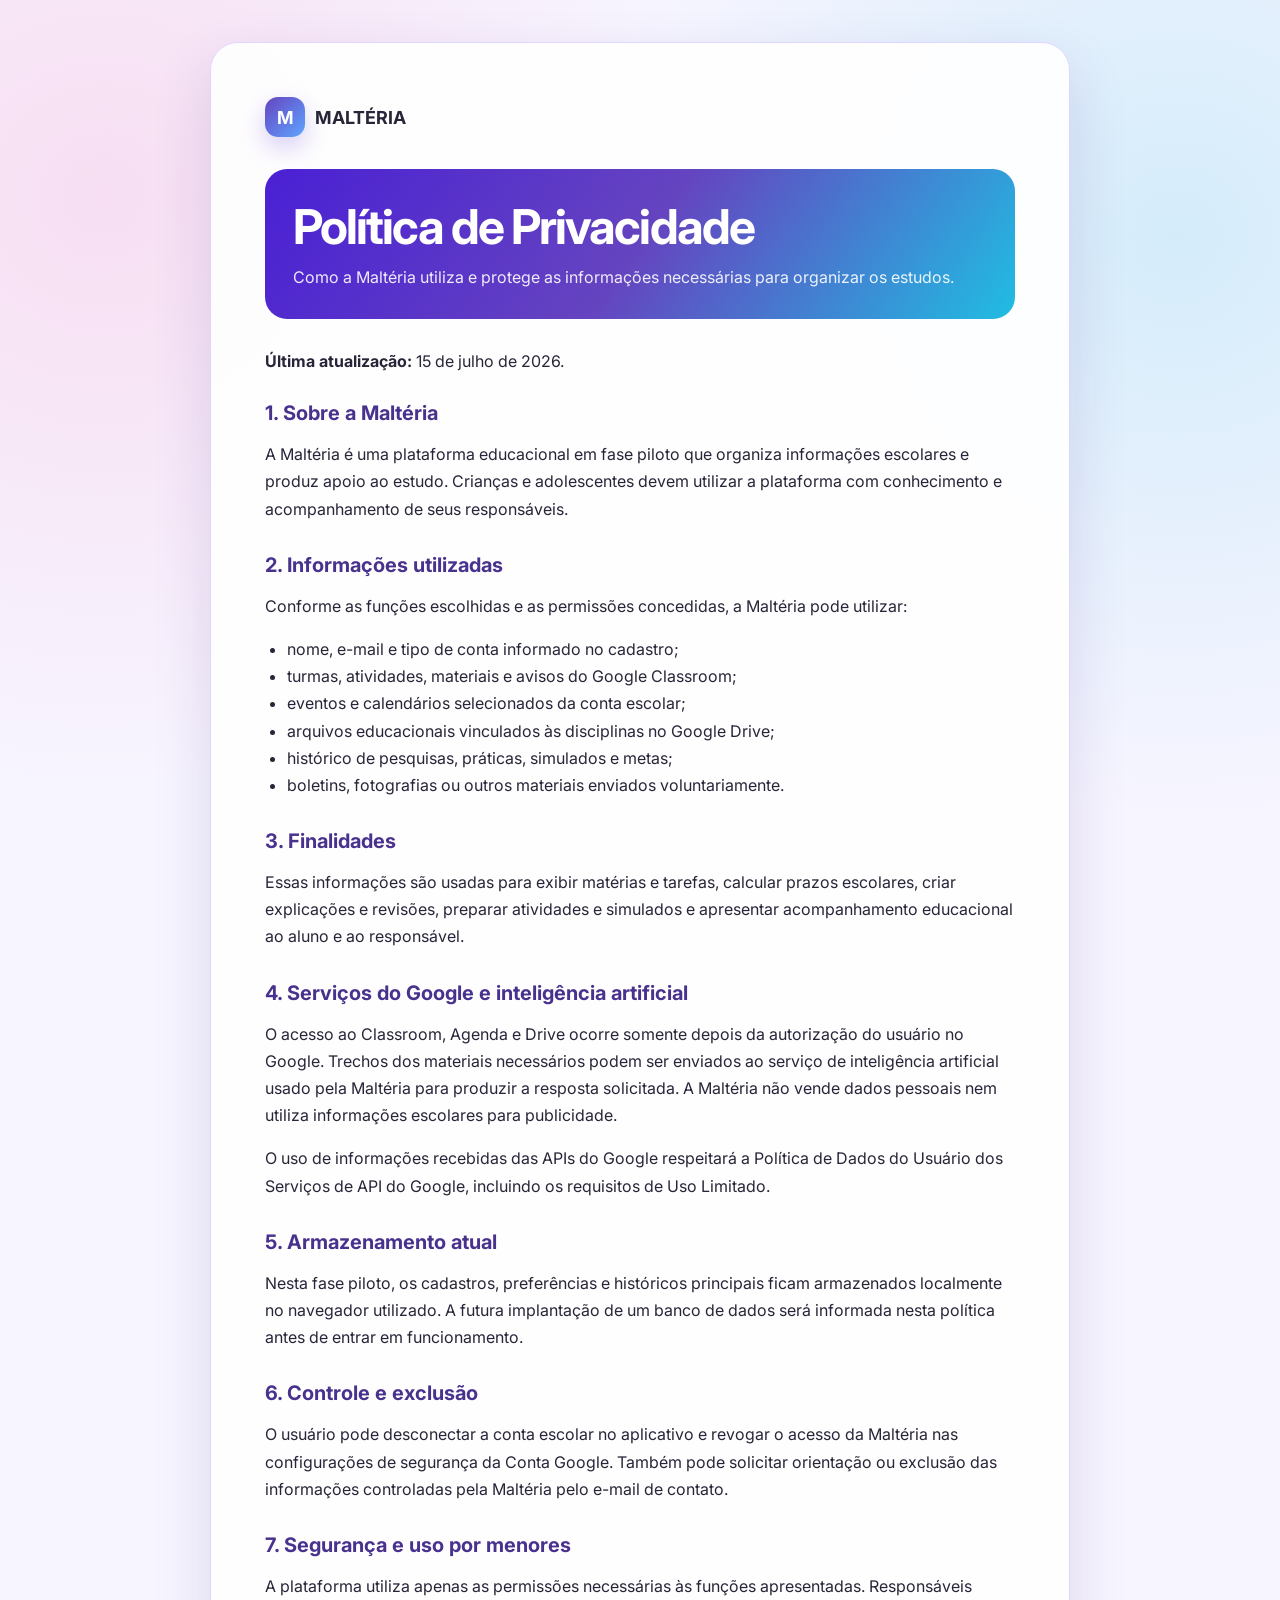
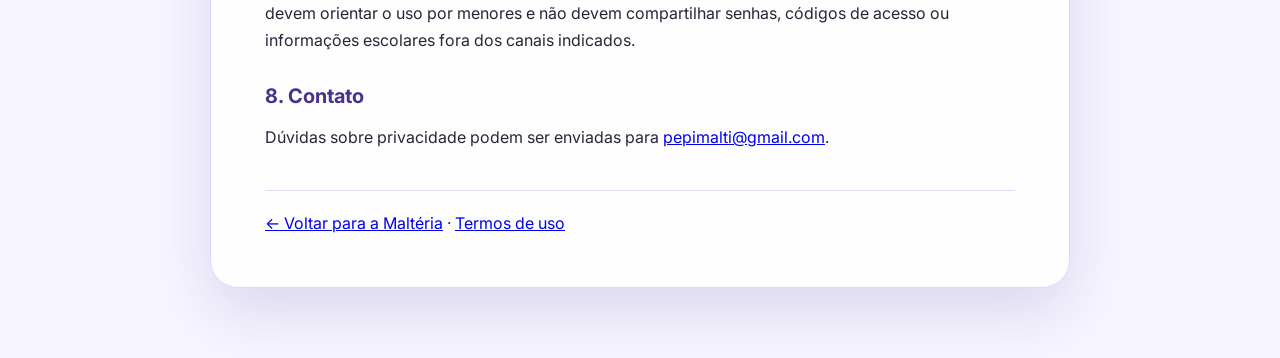
<file: paginas/privacidade.html>
<!DOCTYPE html>
<html lang="pt-BR">
<head>
    <meta charset="UTF-8">
    <meta name="viewport" content="width=device-width, initial-scale=1.0">
    <title>Política de Privacidade — Maltéria</title>
    <link rel="preconnect" href="https://fonts.googleapis.com">
    <link rel="preconnect" href="https://fonts.gstatic.com" crossorigin>
    <link href="https://fonts.googleapis.com/css2?family=Inter:wght@400;500;600;700;800&display=swap" rel="stylesheet">
    <link rel="stylesheet" href="../css/style.css">
</head>
<body class="pagina-legal">
    <main class="documento-legal">
        <a class="marca-legal" href="../index.html"><span>M</span>MALTÉRIA</a>
        <header>
            <h1>Política de Privacidade</h1>
            <p>Como a Maltéria utiliza e protege as informações necessárias para organizar os estudos.</p>
        </header>

        <p><strong>Última atualização:</strong> 15 de julho de 2026.</p>

        <section>
            <h2>1. Sobre a Maltéria</h2>
            <p>A Maltéria é uma plataforma educacional em fase piloto que organiza informações escolares e produz apoio ao estudo. Crianças e adolescentes devem utilizar a plataforma com conhecimento e acompanhamento de seus responsáveis.</p>
        </section>

        <section>
            <h2>2. Informações utilizadas</h2>
            <p>Conforme as funções escolhidas e as permissões concedidas, a Maltéria pode utilizar:</p>
            <ul>
                <li>nome, e-mail e tipo de conta informado no cadastro;</li>
                <li>turmas, atividades, materiais e avisos do Google Classroom;</li>
                <li>eventos e calendários selecionados da conta escolar;</li>
                <li>arquivos educacionais vinculados às disciplinas no Google Drive;</li>
                <li>histórico de pesquisas, práticas, simulados e metas;</li>
                <li>boletins, fotografias ou outros materiais enviados voluntariamente.</li>
            </ul>
        </section>

        <section>
            <h2>3. Finalidades</h2>
            <p>Essas informações são usadas para exibir matérias e tarefas, calcular prazos escolares, criar explicações e revisões, preparar atividades e simulados e apresentar acompanhamento educacional ao aluno e ao responsável.</p>
        </section>

        <section>
            <h2>4. Serviços do Google e inteligência artificial</h2>
            <p>O acesso ao Classroom, Agenda e Drive ocorre somente depois da autorização do usuário no Google. Trechos dos materiais necessários podem ser enviados ao serviço de inteligência artificial usado pela Maltéria para produzir a resposta solicitada. A Maltéria não vende dados pessoais nem utiliza informações escolares para publicidade.</p>
            <p>O uso de informações recebidas das APIs do Google respeitará a Política de Dados do Usuário dos Serviços de API do Google, incluindo os requisitos de Uso Limitado.</p>
        </section>

        <section>
            <h2>5. Armazenamento atual</h2>
            <p>Nesta fase piloto, os cadastros, preferências e históricos principais ficam armazenados localmente no navegador utilizado. A futura implantação de um banco de dados será informada nesta política antes de entrar em funcionamento.</p>
        </section>

        <section>
            <h2>6. Controle e exclusão</h2>
            <p>O usuário pode desconectar a conta escolar no aplicativo e revogar o acesso da Maltéria nas configurações de segurança da Conta Google. Também pode solicitar orientação ou exclusão das informações controladas pela Maltéria pelo e-mail de contato.</p>
        </section>

        <section>
            <h2>7. Segurança e uso por menores</h2>
            <p>A plataforma utiliza apenas as permissões necessárias às funções apresentadas. Responsáveis devem orientar o uso por menores e não devem compartilhar senhas, códigos de acesso ou informações escolares fora dos canais indicados.</p>
        </section>

        <section>
            <h2>8. Contato</h2>
            <p>Dúvidas sobre privacidade podem ser enviadas para <a href="mailto:pepimalti@gmail.com">pepimalti@gmail.com</a>.</p>
        </section>

        <footer><a href="../index.html">← Voltar para a Maltéria</a> · <a href="termos.html">Termos de uso</a></footer>
    </main>
</body>
</html>
</file>
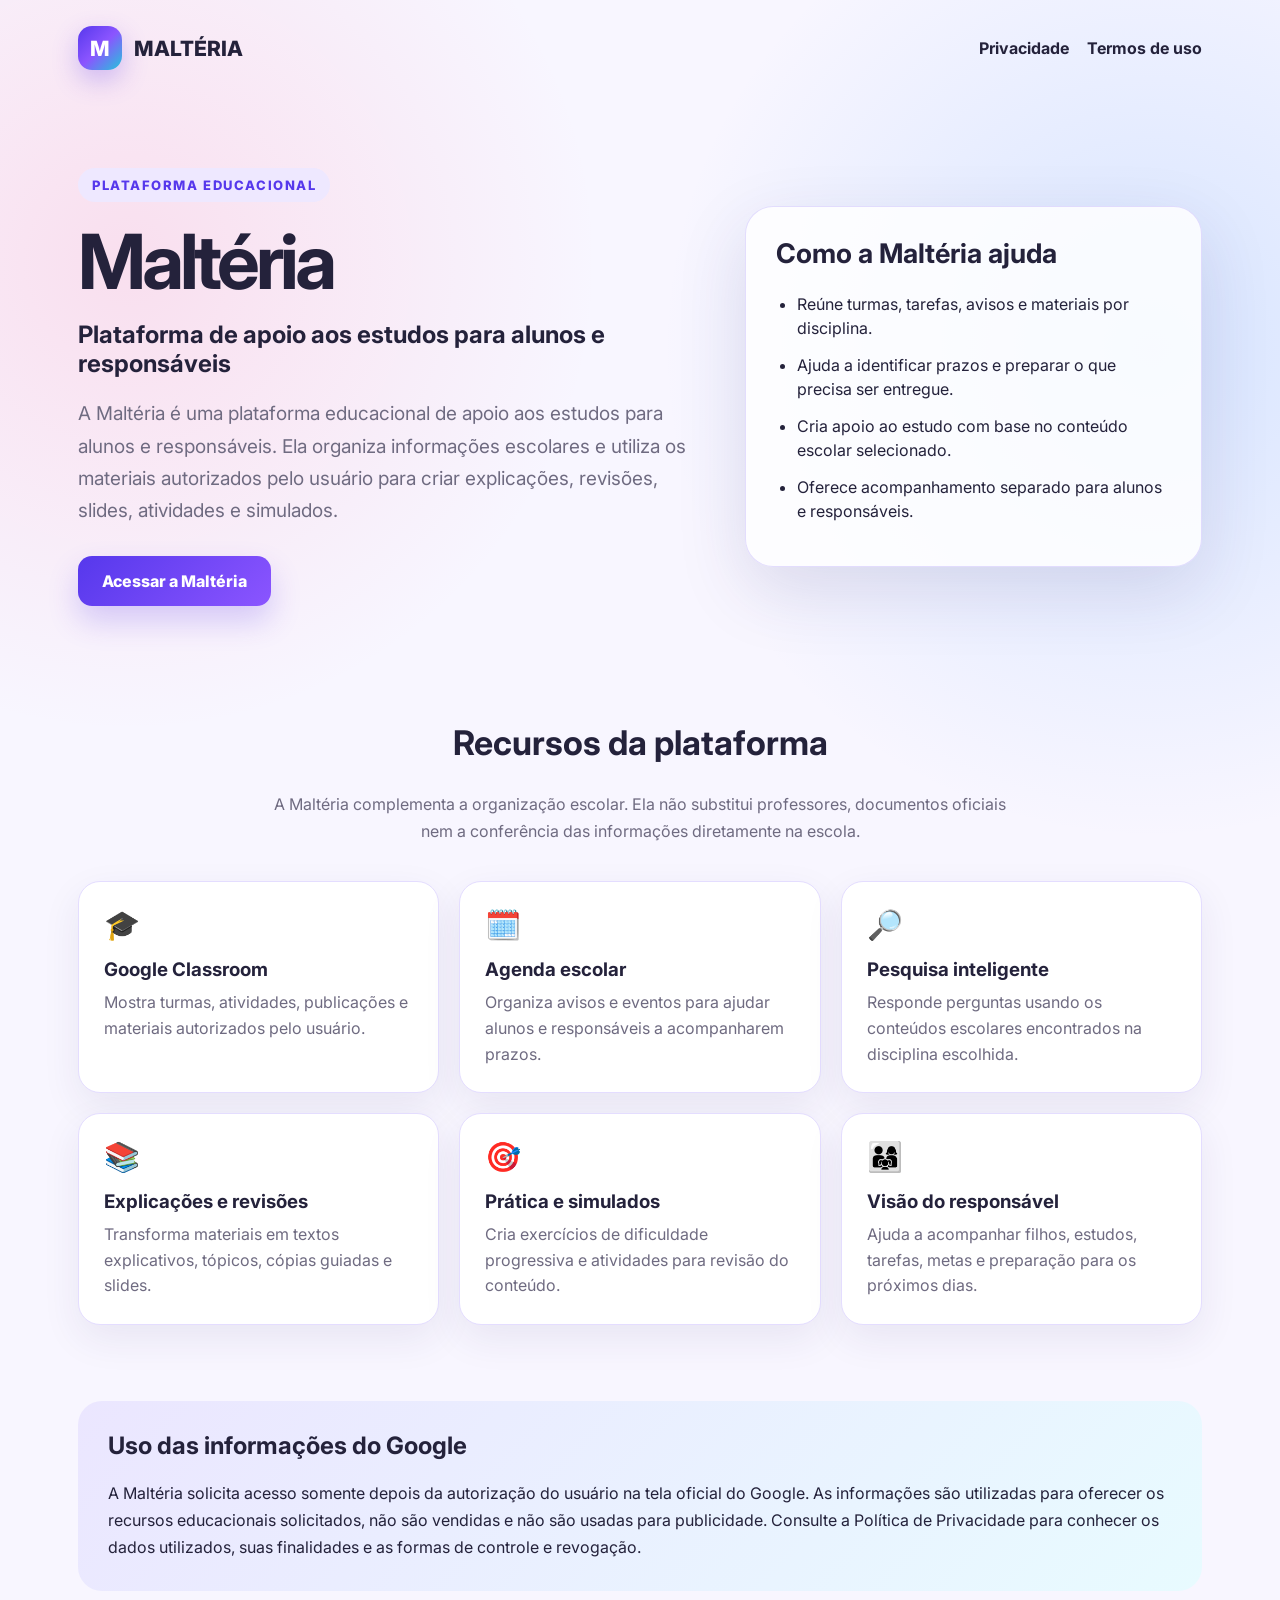
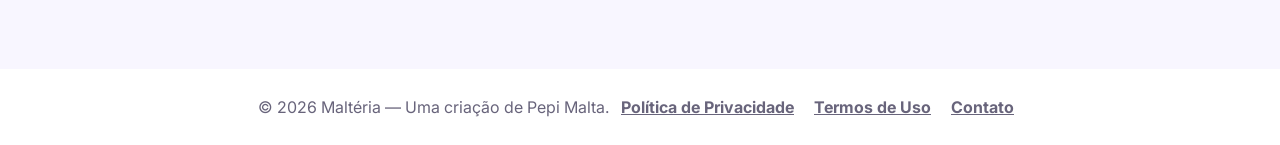
<file: paginas/sobre.html>
<!DOCTYPE html>
<html lang="pt-BR">
<head>
    <meta charset="UTF-8">
    <meta name="viewport" content="width=device-width, initial-scale=1.0">
    <meta name="google-site-verification" content="JfZw4F1yrT_jJCnvT1YZgIcBoxcE5gQ5Lv3S0v7EqGw">
    <meta name="application-name" content="Maltéria">
    <title>Maltéria — Plataforma de apoio aos estudos</title>
    <meta
        name="description"
        content="A Maltéria organiza informações do Google Classroom e transforma materiais escolares em explicações, revisões, slides, atividades e simulados."
    >
    <link rel="preconnect" href="https://fonts.googleapis.com">
    <link rel="preconnect" href="https://fonts.gstatic.com" crossorigin>
    <link href="https://fonts.googleapis.com/css2?family=Inter:wght@400;500;600;700;800&display=swap" rel="stylesheet">
    <style>
        * { box-sizing: border-box; }
        body {
            margin: 0;
            color: #24223b;
            font-family: Inter, Arial, sans-serif;
            background:
                radial-gradient(circle at 10% 15%, rgba(255, 117, 162, 0.18), transparent 25%),
                radial-gradient(circle at 90% 20%, rgba(95, 165, 255, 0.22), transparent 27%),
                #f8f6ff;
        }
        a { color: inherit; }
        .cabecalho {
            display: flex;
            align-items: center;
            justify-content: space-between;
            gap: 24px;
            max-width: 1180px;
            margin: auto;
            padding: 26px 28px;
        }
        .marca {
            display: inline-flex;
            align-items: center;
            gap: 12px;
            font-size: 21px;
            font-weight: 800;
            text-decoration: none;
        }
        .marca span {
            display: grid;
            width: 44px;
            height: 44px;
            place-items: center;
            border-radius: 14px;
            color: white;
            background: linear-gradient(135deg, #5638ec, #8b55ff, #24c5da);
            box-shadow: 0 10px 26px rgba(92, 55, 234, 0.28);
        }
        .cabecalho nav { display: flex; gap: 18px; }
        .cabecalho nav a { font-weight: 700; text-decoration: none; }
        .hero {
            display: grid;
            grid-template-columns: 1.15fr 0.85fr;
            gap: 48px;
            align-items: center;
            max-width: 1180px;
            margin: auto;
            padding: 72px 28px 58px;
        }
        .etiqueta {
            display: inline-block;
            padding: 9px 14px;
            border-radius: 999px;
            color: #5638ec;
            background: #eee8ff;
            font-size: 13px;
            font-weight: 800;
            letter-spacing: 0.12em;
        }
        h1 {
            max-width: 760px;
            margin: 22px 0;
            font-size: clamp(42px, 6vw, 76px);
            line-height: 0.98;
            letter-spacing: -0.055em;
        }
        .hero p {
            max-width: 720px;
            margin: 0 0 28px;
            color: #6f6b81;
            font-size: 19px;
            line-height: 1.7;
        }
        .botao {
            display: inline-block;
            padding: 15px 24px;
            border-radius: 14px;
            color: white;
            font-weight: 800;
            text-decoration: none;
            background: linear-gradient(135deg, #5638ec, #8b55ff);
            box-shadow: 0 15px 30px rgba(86, 56, 236, 0.22);
        }
        .painel {
            padding: 30px;
            border: 1px solid rgba(104, 72, 245, 0.18);
            border-radius: 28px;
            background: rgba(255, 255, 255, 0.82);
            box-shadow: 0 24px 70px rgba(58, 43, 112, 0.13);
        }
        .painel h2 { margin-top: 0; font-size: 27px; }
        .painel ul { margin: 0; padding-left: 21px; }
        .painel li { margin: 13px 0; line-height: 1.5; }
        .recursos {
            max-width: 1180px;
            margin: auto;
            padding: 30px 28px 76px;
        }
        .recursos > h2 { text-align: center; font-size: 34px; }
        .recursos > p {
            max-width: 760px;
            margin: 0 auto 36px;
            color: #6f6b81;
            text-align: center;
            line-height: 1.7;
        }
        .grade {
            display: grid;
            grid-template-columns: repeat(3, 1fr);
            gap: 20px;
        }
        .grade article {
            padding: 25px;
            border: 1px solid #e4ddff;
            border-radius: 22px;
            background: white;
            box-shadow: 0 14px 38px rgba(55, 39, 105, 0.08);
        }
        .grade article span { font-size: 29px; }
        .grade h3 { margin: 16px 0 9px; }
        .grade p { margin: 0; color: #6f6b81; line-height: 1.6; }
        .dados {
            max-width: 1124px;
            margin: 0 auto 78px;
            padding: 30px;
            border-radius: 24px;
            background: linear-gradient(135deg, #ebe6ff, #e8fbff);
        }
        .dados h2 { margin-top: 0; }
        .dados p { margin-bottom: 0; line-height: 1.7; }
        footer {
            padding: 28px;
            color: #68647b;
            text-align: center;
            background: white;
        }
        footer a { margin: 0 8px; font-weight: 700; }
        @media (max-width: 820px) {
            .hero, .grade { grid-template-columns: 1fr; }
            .cabecalho { align-items: flex-start; flex-direction: column; }
            h1 { font-size: 48px; }
        }
    </style>
</head>
<body>
    <header class="cabecalho">
        <a class="marca" href="../index.html"><span>M</span>MALTÉRIA</a>
        <nav aria-label="Documentos públicos">
            <a href="privacidade.html">Privacidade</a>
            <a href="termos.html">Termos de uso</a>
        </nav>
    </header>

    <main>
        <section class="hero">
            <div>
                <span class="etiqueta">PLATAFORMA EDUCACIONAL</span>
                <h1>Maltéria</h1>
                <h2>Plataforma de apoio aos estudos para alunos e responsáveis</h2>
                <p>
                    A Maltéria é uma plataforma educacional de apoio aos estudos para alunos e responsáveis.
                    Ela organiza informações escolares e utiliza os materiais autorizados pelo
                    usuário para criar explicações, revisões, slides, atividades e simulados.
                </p>
                <a class="botao" href="../index.html">Acessar a Maltéria</a>
            </div>

            <aside class="painel">
                <h2>Como a Maltéria ajuda</h2>
                <ul>
                    <li>Reúne turmas, tarefas, avisos e materiais por disciplina.</li>
                    <li>Ajuda a identificar prazos e preparar o que precisa ser entregue.</li>
                    <li>Cria apoio ao estudo com base no conteúdo escolar selecionado.</li>
                    <li>Oferece acompanhamento separado para alunos e responsáveis.</li>
                </ul>
            </aside>
        </section>

        <section class="recursos">
            <h2>Recursos da plataforma</h2>
            <p>
                A Maltéria complementa a organização escolar. Ela não substitui professores,
                documentos oficiais nem a conferência das informações diretamente na escola.
            </p>
            <div class="grade">
                <article>
                    <span>🎓</span>
                    <h3>Google Classroom</h3>
                    <p>Mostra turmas, atividades, publicações e materiais autorizados pelo usuário.</p>
                </article>
                <article>
                    <span>🗓️</span>
                    <h3>Agenda escolar</h3>
                    <p>Organiza avisos e eventos para ajudar alunos e responsáveis a acompanharem prazos.</p>
                </article>
                <article>
                    <span>🔎</span>
                    <h3>Pesquisa inteligente</h3>
                    <p>Responde perguntas usando os conteúdos escolares encontrados na disciplina escolhida.</p>
                </article>
                <article>
                    <span>📚</span>
                    <h3>Explicações e revisões</h3>
                    <p>Transforma materiais em textos explicativos, tópicos, cópias guiadas e slides.</p>
                </article>
                <article>
                    <span>🎯</span>
                    <h3>Prática e simulados</h3>
                    <p>Cria exercícios de dificuldade progressiva e atividades para revisão do conteúdo.</p>
                </article>
                <article>
                    <span>👨‍👩‍👧</span>
                    <h3>Visão do responsável</h3>
                    <p>Ajuda a acompanhar filhos, estudos, tarefas, metas e preparação para os próximos dias.</p>
                </article>
            </div>
        </section>

        <section class="dados">
            <h2>Uso das informações do Google</h2>
            <p>
                A Maltéria solicita acesso somente depois da autorização do usuário na tela oficial
                do Google. As informações são utilizadas para oferecer os recursos educacionais
                solicitados, não são vendidas e não são usadas para publicidade. Consulte a
                Política de Privacidade para conhecer os dados utilizados, suas finalidades e as
                formas de controle e revogação.
            </p>
        </section>
    </main>

    <footer>
        <span>© 2026 Maltéria — Uma criação de Pepi Malta.</span>
        <a href="privacidade.html">Política de Privacidade</a>
        <a href="termos.html">Termos de Uso</a>
        <a href="mailto:pepimalti@gmail.com">Contato</a>
    </footer>
</body>
</html>
</file>
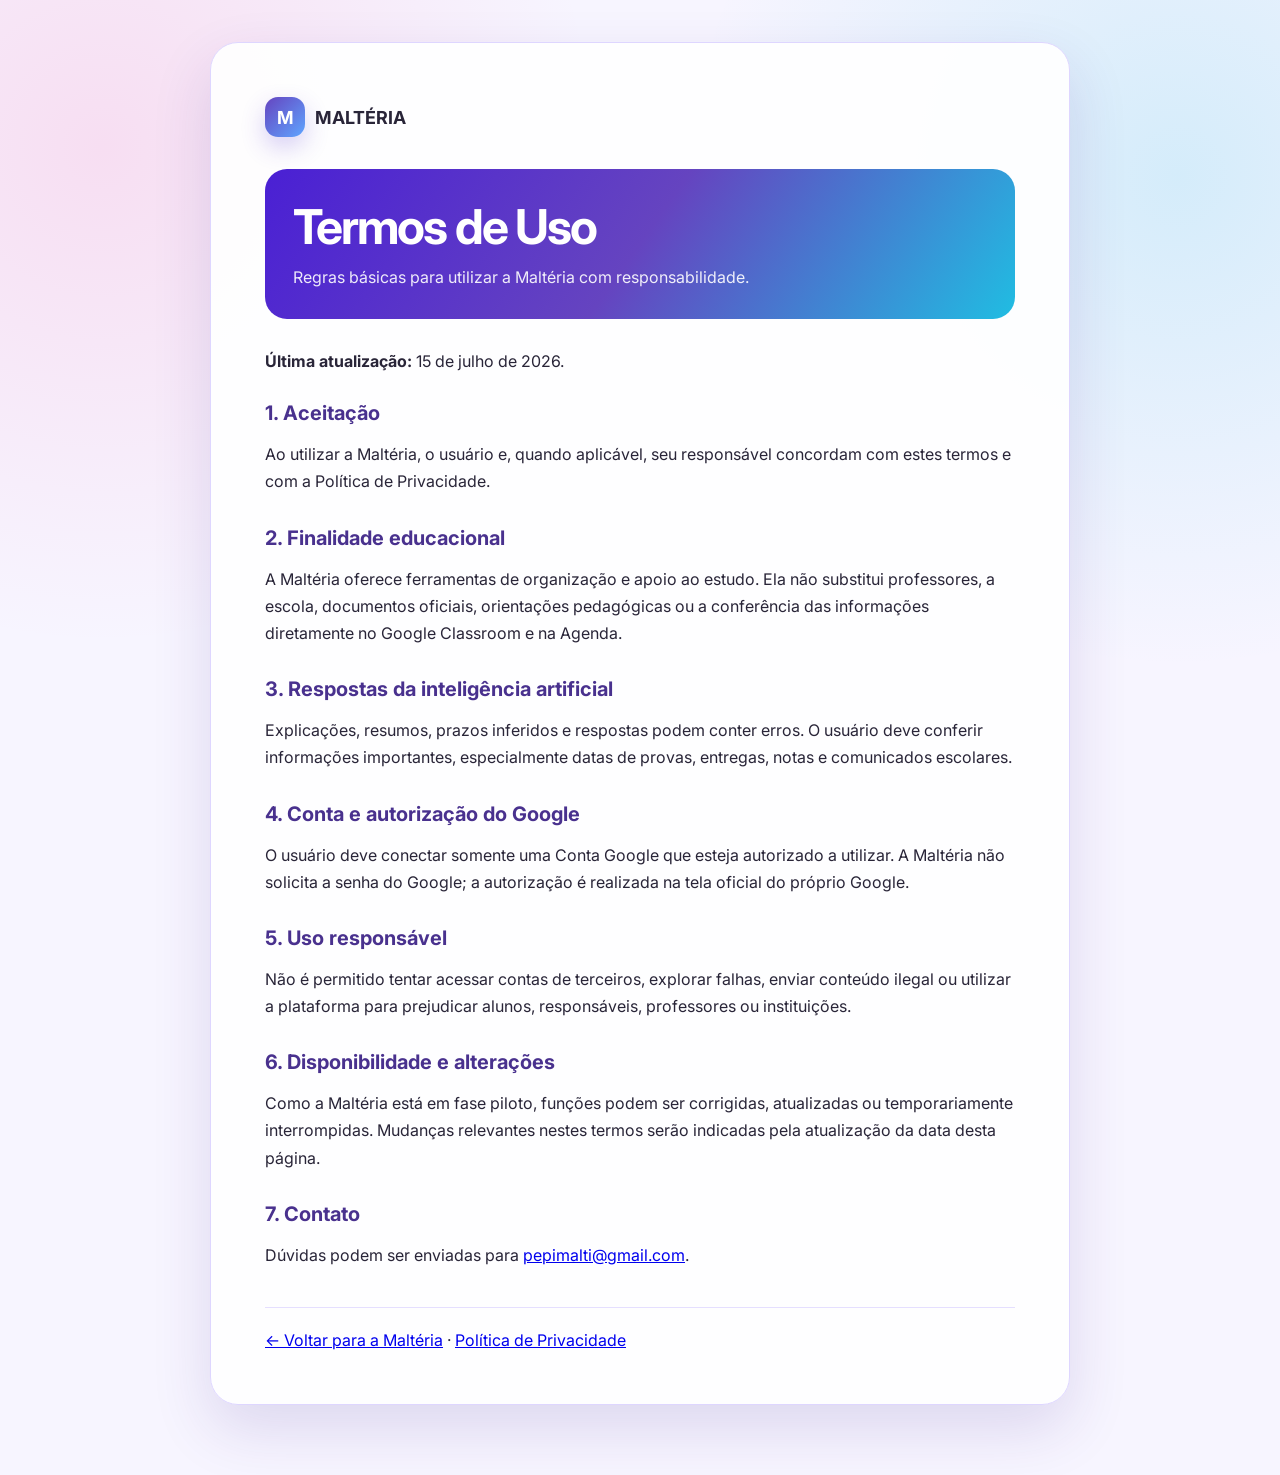
<file: paginas/termos.html>
<!DOCTYPE html>
<html lang="pt-BR">
<head>
    <meta charset="UTF-8">
    <meta name="viewport" content="width=device-width, initial-scale=1.0">
    <title>Termos de Uso — Maltéria</title>
    <link rel="preconnect" href="https://fonts.googleapis.com">
    <link rel="preconnect" href="https://fonts.gstatic.com" crossorigin>
    <link href="https://fonts.googleapis.com/css2?family=Inter:wght@400;500;600;700;800&display=swap" rel="stylesheet">
    <link rel="stylesheet" href="../css/style.css">
</head>
<body class="pagina-legal">
    <main class="documento-legal">
        <a class="marca-legal" href="../index.html"><span>M</span>MALTÉRIA</a>
        <header>
            <h1>Termos de Uso</h1>
            <p>Regras básicas para utilizar a Maltéria com responsabilidade.</p>
        </header>

        <p><strong>Última atualização:</strong> 15 de julho de 2026.</p>

        <section>
            <h2>1. Aceitação</h2>
            <p>Ao utilizar a Maltéria, o usuário e, quando aplicável, seu responsável concordam com estes termos e com a Política de Privacidade.</p>
        </section>

        <section>
            <h2>2. Finalidade educacional</h2>
            <p>A Maltéria oferece ferramentas de organização e apoio ao estudo. Ela não substitui professores, a escola, documentos oficiais, orientações pedagógicas ou a conferência das informações diretamente no Google Classroom e na Agenda.</p>
        </section>

        <section>
            <h2>3. Respostas da inteligência artificial</h2>
            <p>Explicações, resumos, prazos inferidos e respostas podem conter erros. O usuário deve conferir informações importantes, especialmente datas de provas, entregas, notas e comunicados escolares.</p>
        </section>

        <section>
            <h2>4. Conta e autorização do Google</h2>
            <p>O usuário deve conectar somente uma Conta Google que esteja autorizado a utilizar. A Maltéria não solicita a senha do Google; a autorização é realizada na tela oficial do próprio Google.</p>
        </section>

        <section>
            <h2>5. Uso responsável</h2>
            <p>Não é permitido tentar acessar contas de terceiros, explorar falhas, enviar conteúdo ilegal ou utilizar a plataforma para prejudicar alunos, responsáveis, professores ou instituições.</p>
        </section>

        <section>
            <h2>6. Disponibilidade e alterações</h2>
            <p>Como a Maltéria está em fase piloto, funções podem ser corrigidas, atualizadas ou temporariamente interrompidas. Mudanças relevantes nestes termos serão indicadas pela atualização da data desta página.</p>
        </section>

        <section>
            <h2>7. Contato</h2>
            <p>Dúvidas podem ser enviadas para <a href="mailto:pepimalti@gmail.com">pepimalti@gmail.com</a>.</p>
        </section>

        <footer><a href="../index.html">← Voltar para a Maltéria</a> · <a href="privacidade.html">Política de Privacidade</a></footer>
    </main>
</body>
</html>
</file>
<file: css/style.css>
:root {
    --roxo: #6848f5;
    --roxo-escuro: #4930bc;
    --fundo: #f5f3ff;
    --branco: #ffffff;
    --texto: #242238;
    --cinza: #747287;
    --borda: #e5e0f5;
    --verde: #2fba80;
    --vermelho: #d84d66;
    --sombra: 0 18px 50px rgba(64, 43, 150, 0.14);
}

/* LEMBRETES */
.pagina-lembretes { max-width: 980px; margin: 0 auto; }
.cabecalho-lembretes {
    background: linear-gradient(135deg, #ff8a3d, #ff4f9a 55%, #7048ff);
    color: #fff;
}
.cabecalho-lembretes > span { animation: sinoLembrete 1.6s ease-in-out infinite; }
.grade-lembrete { display: grid; grid-template-columns: 2fr 1fr 1fr 1.2fr; gap: 14px; align-items: end; }
.grade-lembrete label { display: grid; gap: 8px; font-weight: 700; }
.grade-lembrete input, .grade-lembrete select { width: 100%; }
.opcao-lembrete-voz { display: flex; align-items: center; gap: 9px; margin: 18px 0; font-weight: 650; }
.opcao-lembrete-voz input { width: auto; }
.aviso-lembrete-navegador { color: var(--texto-claro); font-size: .92rem; margin: 12px 0 0; }
.titulo-lista-lembretes { display: flex; justify-content: space-between; gap: 16px; align-items: center; margin-bottom: 18px; }
.titulo-lista-lembretes h2 { margin: 3px 0 0; }
.lista-lembretes { display: grid; gap: 12px; }
.lembretes-vazios { padding: 28px; text-align: center; border: 2px dashed var(--borda); border-radius: 18px; color: var(--texto-claro); }
.cartao-lembrete { display: grid; grid-template-columns: auto 1fr auto; gap: 14px; align-items: center; padding: 16px; border: 1px solid #e0d6ff; border-left: 5px solid #ff5c99; border-radius: 18px; background: linear-gradient(120deg, #fff9fc, #f7f4ff); }
.cartao-lembrete.concluido { opacity: .65; border-left-color: #34bd78; }
.icone-cartao-lembrete { font-size: 1.8rem; }
.conteudo-cartao-lembrete { display: grid; gap: 4px; }
.conteudo-cartao-lembrete span, .conteudo-cartao-lembrete small { color: var(--texto-claro); }
.acoes-cartao-lembrete { display: flex; gap: 8px; flex-wrap: wrap; }
.acoes-cartao-lembrete button { border: 1px solid var(--borda); border-radius: 12px; padding: 9px 12px; background: #fff; color: var(--roxo); font-weight: 700; cursor: pointer; }
.fundo-aviso-lembrete { position: fixed; inset: 0; z-index: 99999; display: grid; place-items: center; padding: 20px; background: rgba(17, 10, 43, .72); backdrop-filter: blur(8px); }
.aviso-lembrete-ativo { width: min(500px, 100%); padding: 32px; text-align: center; border-radius: 28px; background: linear-gradient(145deg, #fff, #fff3fa); box-shadow: 0 26px 90px rgba(0,0,0,.35); }
.aviso-lembrete-ativo h2 { margin: 10px 0; font-size: clamp(1.5rem, 5vw, 2.2rem); }
.aviso-lembrete-ativo button { width: 100%; margin-top: 10px; }
.sino-animado { font-size: 4rem; animation: sinoLembrete .65s ease-in-out infinite; transform-origin: 50% 10%; }
@keyframes sinoLembrete { 0%,100% { transform: rotate(-10deg); } 50% { transform: rotate(10deg) scale(1.08); } }
@media (max-width: 800px) {
    .grade-lembrete { grid-template-columns: 1fr 1fr; }
    .grade-lembrete label:first-child { grid-column: 1 / -1; }
    .cartao-lembrete { grid-template-columns: auto 1fr; }
    .acoes-cartao-lembrete { grid-column: 1 / -1; }
}

* {
    box-sizing: border-box;
}

body {
    min-height: 100vh;
    margin: 0;
    background: var(--fundo);
    color: var(--texto);
    font-family: "Inter", "Segoe UI", Arial, sans-serif;
}

[data-perfil-visivel][hidden] {
    display: none !important;
}

.cabecalho-correcao {
    background: linear-gradient(135deg, #19b98b, #5fa5ff);
}

.cabecalho-gabaritos {
    background: linear-gradient(135deg, #6946ff, #f752a2);
}

.formulario-correcao-dever {
    display: grid;
    gap: 14px;
    max-width: 900px;
    margin-inline: auto;
}

.formulario-correcao-dever label {
    display: grid;
    gap: 7px;
    font-weight: 700;
}

.formulario-correcao-dever select,
.formulario-correcao-dever input,
.formulario-correcao-dever textarea {
    width: 100%;
}

.resultado-correcao-dever {
    margin-top: 12px;
    border: 1px solid #b7eadb;
    border-radius: 22px;
    padding: 22px;
    background: linear-gradient(145deg, #ffffff, #f0fffa);
}

.topo-correcao-dever {
    display: flex;
    align-items: center;
    gap: 14px;
    margin-bottom: 16px;
}

.topo-correcao-dever > span {
    font-size: 34px;
}

.texto-correcao-dever {
    line-height: 1.7;
}

.aviso-correcao-dever {
    margin-top: 18px;
    padding: 12px 14px;
    border-radius: 14px;
    background: #fff7d8;
}

.painel-gabaritos {
    max-width: 1000px;
    margin-inline: auto;
}

.painel-gabaritos > label {
    display: grid;
    gap: 7px;
    font-weight: 800;
    margin-bottom: 18px;
}

.resumo-gabaritos {
    display: grid;
    grid-template-columns: repeat(3, minmax(0, 1fr));
    gap: 12px;
    margin-bottom: 18px;
}

.resumo-gabaritos article {
    display: grid;
    gap: 4px;
    padding: 16px;
    border-radius: 18px;
    background: #f4f0ff;
    text-align: center;
}

.resumo-gabaritos strong {
    color: #5634df;
    font-size: 1.6rem;
}

.lista-gabaritos {
    display: grid;
    gap: 14px;
}

.cartao-gabarito {
    border: 1px solid #ded5ff;
    border-radius: 18px;
    background: #fff;
    overflow: hidden;
}

.cartao-gabarito summary {
    display: flex;
    align-items: center;
    justify-content: space-between;
    gap: 14px;
    padding: 16px 18px;
    cursor: pointer;
    background: linear-gradient(90deg, #f7f4ff, #fff3fa);
}

.cartao-gabarito summary span {
    display: grid;
    gap: 3px;
}

.questoes-gabarito {
    display: grid;
    gap: 12px;
    margin: 0;
    padding: 18px 18px 18px 48px;
}

.questoes-gabarito li {
    padding: 14px;
    border-left: 5px solid #8c72ff;
    border-radius: 12px;
    background: #faf9ff;
}

.questoes-gabarito li.acertou { border-left-color: #24b47e; }
.questoes-gabarito li.revisar { border-left-color: #ef5a67; }
.questoes-gabarito p { margin: 7px 0; }
.aviso-gabarito-legado { padding: 18px; color: #6f6b80; }

@media (max-width: 700px) {
    .resumo-gabaritos { grid-template-columns: 1fr; }
}

.links-legais {
    display: flex;
    flex-wrap: wrap;
    gap: 14px;
    margin-top: 14px;
}

.links-legais a {
    color: var(--roxo-escuro);
    font-size: 0.84rem;
    font-weight: 600;
    text-underline-offset: 3px;
}

.pagina-legal {
    min-height: 100vh;
    padding: 42px 18px 70px;
    background:
        radial-gradient(circle at 8% 10%, rgba(247, 82, 162, 0.14), transparent 28%),
        radial-gradient(circle at 92% 12%, rgba(32, 189, 226, 0.16), transparent 28%),
        #f7f5ff;
}

.documento-legal {
    width: min(860px, 100%);
    margin: 0 auto;
    border: 1px solid #ded6ff;
    border-radius: 28px;
    padding: clamp(26px, 5vw, 54px);
    background: rgba(255, 255, 255, 0.94);
    box-shadow: 0 24px 60px rgba(67, 35, 142, 0.14);
}

.marca-legal {
    display: inline-flex;
    align-items: center;
    gap: 10px;
    color: var(--texto);
    text-decoration: none;
    font-size: 1.12rem;
    font-weight: 700;
}

.marca-legal span {
    display: grid;
    width: 40px;
    height: 40px;
    place-items: center;
    border-radius: 13px;
    background: linear-gradient(135deg, var(--roxo), #5fa5ff);
    color: #fff;
    box-shadow: 0 10px 24px rgba(89, 54, 214, 0.24);
}

.documento-legal header {
    margin: 32px 0;
    border-radius: 22px;
    padding: 28px;
    background: linear-gradient(125deg, #4a20d4, var(--roxo), #20bde2);
    color: #fff;
}

.documento-legal header h1 {
    margin: 0 0 8px;
    font-size: clamp(2rem, 5vw, 3rem);
    letter-spacing: -0.04em;
}

.documento-legal header p,
.documento-legal section p,
.documento-legal li {
    line-height: 1.7;
}

.documento-legal header p {
    margin: 0;
    color: rgba(255, 255, 255, 0.9);
}

.documento-legal section {
    margin-top: 30px;
}

.documento-legal h2 {
    margin-bottom: 10px;
    color: var(--roxo-escuro);
    font-size: 1.25rem;
}

.documento-legal ul {
    padding-left: 22px;
}

.documento-legal footer {
    margin-top: 38px;
    border-top: 1px solid #e5dfff;
    padding-top: 22px;
}

button,
input,
select,
textarea {
    font: inherit;
    font-family: "Inter", "Segoe UI", Arial, sans-serif;
}

button {
    cursor: pointer;
}

.escondido {
    display: none !important;
}

/* ABERTURA CINEMATOGRÁFICA DA MALTÉRIA */
body.intro-ativa {
    overflow: hidden;
}

.animacao-malteria {
    position: fixed;
    inset: 0;
    z-index: 10000;
    display: flex;
    align-items: center;
    justify-content: center;
    flex-direction: column;
    overflow: hidden;
    background:
        radial-gradient(circle at 50% 45%, rgba(104, 72, 245, 0.18), transparent 34%),
        radial-gradient(circle at 30% 70%, rgba(36, 197, 218, 0.1), transparent 26%),
        #080712;
    color: white;
    cursor: pointer;
    isolation: isolate;
}

.animacao-malteria::before {
    position: absolute;
    inset: -40%;
    z-index: -2;
    background:
        conic-gradient(
            from 180deg,
            transparent 0 37%,
            rgba(104, 72, 245, 0.11) 43%,
            rgba(48, 203, 219, 0.09) 48%,
            transparent 55% 100%
        );
    content: "";
    animation: intro-aurora 8s linear infinite;
}

.animacao-malteria::after {
    position: absolute;
    inset: 0;
    z-index: 8;
    pointer-events: none;
    background: linear-gradient(
        105deg,
        transparent 35%,
        rgba(255, 255, 255, 0.02) 43%,
        rgba(255, 255, 255, 0.2) 49%,
        rgba(129, 104, 255, 0.18) 52%,
        transparent 60%
    );
    content: "";
    transform: translateX(-130%);
    animation: intro-feixe 1.05s 2.15s cubic-bezier(.2,.75,.25,1) forwards;
}

.intro-m {
    position: relative;
    display: grid;
    width: 290px;
    height: 235px;
    place-items: center;
    overflow: visible;
    filter: drop-shadow(0 0 24px rgba(107, 77, 255, 0.5));
    transform: scale(0.72);
    animation: intro-m-aproximar 1.1s 0.25s cubic-bezier(.16,.8,.2,1) forwards;
}

.intro-arte-escolar {
    position: absolute;
    top: 50%;
    left: 50%;
    z-index: -1;
    width: min(760px, 82vw);
    aspect-ratio: 1;
    object-fit: contain;
    opacity: 0;
    filter: saturate(1.2) drop-shadow(0 0 34px rgba(68, 211, 255, .24));
    transform: translate(-50%, -50%) scale(.82);
    animation: intro-arte-revelar 1.5s .35s cubic-bezier(.2,.8,.2,1) forwards;
}

.intro-barras-estudo {
    position: absolute;
    top: 50%;
    left: 50%;
    z-index: 2;
    display: flex;
    width: min(520px, 72vw);
    height: 270px;
    align-items: center;
    justify-content: space-between;
    pointer-events: none;
    transform: translate(-50%, -50%);
}

.intro-barras-estudo i {
    position: relative;
    display: block;
    width: 8px;
    height: 0;
    border-radius: 999px;
    background: linear-gradient(180deg, #ff5fa2, #ffe45e, #3ddbf2, #7b4dff);
    box-shadow: 0 0 24px rgba(105, 77, 255, .8);
    animation: intro-barra-subir .58s cubic-bezier(.2,.85,.2,1) forwards;
}

.intro-barras-estudo i:nth-child(1) { animation-delay: .18s; }
.intro-barras-estudo i:nth-child(2) { animation-delay: .52s; }
.intro-barras-estudo i:nth-child(3) { animation-delay: .86s; }
.intro-barras-estudo i:nth-child(4) { animation-delay: 1.2s; }

.intro-barras-estudo span {
    position: absolute;
    top: 50%;
    left: 50%;
    display: grid;
    width: 58px;
    height: 58px;
    place-items: center;
    border: 1px solid rgba(255,255,255,.3);
    border-radius: 19px;
    background: rgba(18, 15, 49, .8);
    box-shadow: 0 12px 34px rgba(0,0,0,.35), 0 0 24px rgba(125,80,255,.35);
    font-size: 30px;
    font-style: normal;
    opacity: 0;
    transform: translate(-50%, -50%) scale(.35) rotate(-18deg);
    animation: intro-icone-surgir .52s cubic-bezier(.2,1.4,.3,1) forwards;
}

.intro-barras-estudo i:nth-child(1) span { animation-delay: .48s; }
.intro-barras-estudo i:nth-child(2) span { animation-delay: .82s; }
.intro-barras-estudo i:nth-child(3) span { animation-delay: 1.16s; }
.intro-barras-estudo i:nth-child(4) span { animation-delay: 1.5s; }

.intro-m-letra {
    position: relative;
    display: block;
    background:
        linear-gradient(
            115deg,
            #ff5fa2 0%,
            #ffae45 18%,
            #ffe45e 34%,
            #52e39b 50%,
            #3ddbf2 66%,
            #6877ff 82%,
            #b36cff 100%
        );
    background-size: 220% 100%;
    -webkit-background-clip: text;
    background-clip: text;
    color: transparent;
    font-family: "Arial Black", "Segoe UI Black", Inter, Arial, sans-serif;
    font-size: 210px;
    font-weight: 950;
    font-style: normal;
    line-height: 1;
    width: 100%;
    padding: 0 12px;
    letter-spacing: 0;
    text-align: center;
    opacity: 0;
    transform: translateY(10px) scale(.78);
    animation:
        intro-m-letra-formar 1.35s .32s cubic-bezier(.16,.8,.2,1) forwards,
        intro-m-letra-final .9s 1.72s ease forwards;
}

.intro-m-letra::after {
    position: absolute;
    inset: 0;
    z-index: -1;
    color: rgba(120, 88, 255, .28);
    content: "M";
    filter: blur(16px);
    transform: translateY(6px);
}

.intro-m-haste,
.intro-m-diagonal {
    position: absolute;
    display: block;
    overflow: hidden;
    border-radius: 7px;
    background:
        linear-gradient(90deg, rgba(255,255,255,.25), transparent 22%),
        linear-gradient(180deg, #a58cff 0%, #6a45ff 44%, #3420ad 100%);
    box-shadow:
        inset 0 0 16px rgba(255,255,255,.18),
        0 0 26px rgba(99, 67, 245, 0.38);
    clip-path: inset(100% 0 0 0);
    animation: intro-desenhar-m .72s cubic-bezier(.2,.8,.2,1) forwards;
}

.intro-m-haste::after,
.intro-m-diagonal::after {
    position: absolute;
    inset: 0;
    border-radius: inherit;
    background:
        linear-gradient(
            180deg,
            #ff5fa2 0%,
            #ff9f43 18%,
            #ffe45e 34%,
            #52e39b 50%,
            #3ddbf2 67%,
            #5674ff 83%,
            #bd6cff 100%
        );
    background-size: 100% 260%;
    box-shadow: inset 0 0 15px rgba(255,255,255,.42);
    content: "";
    opacity: 0;
    animation:
        intro-cor-m 1.5s var(--cor-delay, .4s)
        cubic-bezier(.3,.7,.3,1) forwards;
}

.intro-m-haste {
    top: 10px;
    width: 40px;
    height: 210px;
}

.intro-m-esquerda {
    left: 16px;
    --cor-delay: .38s;
    animation-delay: .38s;
}

.intro-m-direita {
    right: 16px;
    --cor-delay: 1.12s;
    animation-delay: 1.12s;
}

.intro-m-diagonal {
    top: 14px;
    width: 38px;
    height: 150px;
    transform-origin: top center;
}

.intro-m-diagonal-um {
    left: 49px;
    --cor-delay: .63s;
    transform: rotate(-19deg);
    animation-delay: .63s;
}

.intro-m-diagonal-dois {
    right: 49px;
    --cor-delay: .88s;
    transform: rotate(19deg);
    animation-delay: .88s;
}

.intro-m-brilho {
    position: absolute;
    top: -8%;
    left: -20%;
    width: 28%;
    height: 116%;
    background: linear-gradient(90deg, transparent, rgba(255,255,255,.92), transparent);
    filter: blur(3px);
    opacity: 0;
    transform: skewX(-16deg);
    animation: intro-brilho-m .85s 1.65s ease-out forwards;
}

.intro-nome {
    display: flex;
    justify-content: center;
    gap: clamp(4px, 1vw, 10px);
    margin-top: -8px;
    font-size: clamp(28px, 5vw, 48px);
    font-weight: 900;
    letter-spacing: .16em;
}

.intro-nome span {
    opacity: 0;
    text-shadow: 0 0 24px rgba(157, 135, 255, .48);
    transform: translateY(22px) scale(.82);
    animation: intro-letra .48s cubic-bezier(.2,.9,.25,1.15) forwards;
}

.intro-nome span:nth-child(1) { animation-delay: 1.72s; }
.intro-nome span:nth-child(2) { animation-delay: 1.79s; }
.intro-nome span:nth-child(3) { animation-delay: 1.86s; }
.intro-nome span:nth-child(4) { animation-delay: 1.93s; }
.intro-nome span:nth-child(5) { animation-delay: 2s; }
.intro-nome span:nth-child(6) { animation-delay: 2.07s; }
.intro-nome span:nth-child(7) { animation-delay: 2.14s; }
.intro-nome span:nth-child(8) { animation-delay: 2.21s; }

.animacao-malteria > p {
    max-width: 620px;
    margin: 22px 24px 0;
    color: rgba(255,255,255,.72);
    font-size: clamp(14px, 2vw, 18px);
    letter-spacing: .06em;
    text-align: center;
    opacity: 0;
    transform: translateY(12px);
    animation: intro-subtitulo .7s 2.45s ease forwards;
}

.animacao-malteria > small {
    position: absolute;
    bottom: 28px;
    color: rgba(255,255,255,.38);
    font-size: 11px;
    letter-spacing: .14em;
    opacity: 0;
    text-transform: uppercase;
    animation: intro-subtitulo .6s 3.15s ease forwards;
}

.intro-particulas i {
    position: absolute;
    width: 5px;
    height: 5px;
    border-radius: 50%;
    background: #a992ff;
    box-shadow: 0 0 16px currentColor;
    opacity: 0;
    animation: intro-particula 2.4s ease-out infinite;
}

.intro-particulas i:nth-child(1) { top: 25%; left: 22%; animation-delay: .5s; color: #ffe37a; }
.intro-particulas i:nth-child(2) { top: 30%; right: 21%; animation-delay: 1.1s; color: #62e7f1; }
.intro-particulas i:nth-child(3) { bottom: 27%; left: 29%; animation-delay: 1.7s; color: #fe72ba; }
.intro-particulas i:nth-child(4) { bottom: 22%; right: 30%; animation-delay: .8s; color: #a992ff; }
.intro-particulas i:nth-child(5) { top: 18%; left: 48%; animation-delay: 2s; color: #fff; }
.intro-particulas i:nth-child(6) { bottom: 38%; right: 15%; animation-delay: 1.4s; color: #ffe37a; }

.animacao-malteria.intro-encerrando {
    pointer-events: none;
    animation: intro-encerrar .65s cubic-bezier(.7,0,.9,.4) forwards;
}

@keyframes intro-aurora {
    to { transform: rotate(360deg); }
}

@keyframes intro-feixe {
    0% { opacity: 0; transform: translateX(-130%); }
    20% { opacity: 1; }
    100% { opacity: 0; transform: translateX(130%); }
}

@keyframes intro-m-aproximar {
    0% { opacity: 0; transform: scale(.72); }
    58% { opacity: 1; transform: scale(1.06); }
    100% { opacity: 1; transform: scale(1); }
}

@keyframes intro-barra-subir {
    0% { height: 0; opacity: 0; transform: translateY(125px); }
    65% { height: 245px; opacity: 1; }
    100% { height: 225px; opacity: .55; transform: translateY(0); }
}

@keyframes intro-icone-surgir {
    0% { opacity: 0; transform: translate(-50%, -50%) scale(.35) rotate(-18deg); }
    70% { opacity: 1; transform: translate(-50%, -50%) scale(1.12) rotate(5deg); }
    100% { opacity: .98; transform: translate(-50%, -50%) scale(1) rotate(0); }
}

@keyframes intro-arte-revelar {
    0% { clip-path: inset(0 50% 0 50%); opacity: 0; transform: translate(-50%, -50%) scale(.82); }
    60% { opacity: .78; }
    100% { clip-path: inset(0 0 0 0); opacity: .68; transform: translate(-50%, -50%) scale(1); }
}

@keyframes intro-m-letra-formar {
    0% {
        clip-path: inset(0 100% 0 0);
        opacity: 0;
        background-position: 100% 50%;
        filter: saturate(1.5) brightness(1.16);
        transform: translateY(10px) scale(.78);
    }
    35% {
        opacity: 1;
        background-position: 72% 50%;
        filter: saturate(1.65) brightness(1.22);
    }
    75% {
        background-position: 30% 50%;
        filter: saturate(1.55) brightness(1.14);
        transform: translateY(0) scale(1.06);
    }
    100% {
        clip-path: inset(0 0 0 0);
        opacity: 1;
        background-position: 0 50%;
        filter: saturate(1.4) brightness(1.08);
        transform: translateY(0) scale(1);
    }
}

@keyframes intro-m-letra-final {
    0% {
        background-image: linear-gradient(115deg, #ff5fa2, #ffe45e, #3ddbf2, #b36cff);
    }
    100% {
        background-image: linear-gradient(180deg, #a58cff 0%, #6a45ff 48%, #3420ad 100%);
        filter: saturate(1) brightness(1);
    }
}

@keyframes intro-desenhar-m {
    to { clip-path: inset(0 0 0 0); }
}

@keyframes intro-cor-m {
    0% {
        opacity: 1;
        background-position: 50% 100%;
        filter: saturate(1.35) brightness(1.18);
    }
    66% {
        opacity: 1;
        background-position: 50% 0%;
        filter: saturate(1.25) brightness(1.1);
    }
    100% {
        opacity: 0;
        background-position: 50% 0%;
        filter: saturate(1) brightness(1);
    }
}

@keyframes intro-brilho-m {
    0% { left: -20%; opacity: 0; }
    25% { opacity: 1; }
    100% { left: 105%; opacity: 0; }
}

@keyframes intro-letra {
    to { opacity: 1; transform: translateY(0) scale(1); }
}

@keyframes intro-subtitulo {
    to { opacity: 1; transform: translateY(0); }
}

@keyframes intro-particula {
    0% { opacity: 0; transform: translateY(18px) scale(.4); }
    30% { opacity: .9; }
    100% { opacity: 0; transform: translateY(-55px) scale(1.4); }
}

@keyframes intro-encerrar {
    0% { opacity: 1; transform: scale(1); filter: blur(0); }
    100% { opacity: 0; transform: scale(1.045); filter: blur(8px); }
}

@media (max-width: 520px) {
    .intro-m {
        width: 205px;
        height: 190px;
        transform: scale(.78);
    }

    .intro-m-letra {
        font-size: 160px;
        padding: 0 8px;
        letter-spacing: 0;
    }

    .intro-m-haste {
        width: 32px;
        height: 168px;
    }

    .intro-m-diagonal {
        width: 30px;
        height: 122px;
    }

    .intro-m-diagonal-um { left: 39px; }
    .intro-m-diagonal-dois { right: 39px; }
}

@media (prefers-reduced-motion: reduce) {
    .animacao-malteria *,
    .animacao-malteria::before,
    .animacao-malteria::after {
        animation-duration: .01ms !important;
        animation-delay: 0ms !important;
    }
}

/* SEGUNDA ANIMAÇÃO: CARREGAMENTO APÓS "PRÓXIMO" */
.transicao-proximo {
    position: fixed;
    inset: 0;
    z-index: 9998;
    display: flex;
    align-items: center;
    justify-content: center;
    flex-direction: column;
    background:
        radial-gradient(circle at 50% 44%, rgba(112, 81, 255, .16), transparent 25%),
        linear-gradient(145deg, #fdfcff, #f1edff 62%, #e8faff);
    opacity: 1;
    transition: opacity .45s ease, transform .45s ease;
}

.transicao-proximo.transicao-saindo {
    pointer-events: none;
    opacity: 0;
    transform: scale(1.035);
}

.mini-m-janela {
    position: relative;
    width: 98px;
    height: 102px;
    overflow: visible;
    margin-bottom: 18px;
}

.mini-m-escala {
    width: 290px;
    height: 235px;
    transform: scale(.34);
    transform-origin: top left;
}

.intro-m-pequeno {
    margin: 0;
    filter:
        drop-shadow(0 0 16px rgba(107, 77, 255, .52))
        drop-shadow(0 10px 20px rgba(75, 44, 183, .2));
}

.intro-m-pequeno .intro-m-haste::after,
.intro-m-pequeno .intro-m-diagonal::after {
    animation-duration: .85s;
}

.transicao-proximo > strong {
    background: linear-gradient(90deg, #4930bc, #7655ff, #21a9c5);
    -webkit-background-clip: text;
    background-clip: text;
    color: transparent;
    font-size: 17px;
    letter-spacing: .04em;
}

.pontos-carregamento {
    display: flex;
    gap: 7px;
    margin-top: 14px;
}

.pontos-carregamento i {
    width: 7px;
    height: 7px;
    border-radius: 50%;
    background: var(--roxo);
    animation: ponto-carregando .85s ease-in-out infinite alternate;
}

.pontos-carregamento i:nth-child(2) {
    background: #8c6cff;
    animation-delay: .16s;
}

.pontos-carregamento i:nth-child(3) {
    background: #38c4d7;
    animation-delay: .32s;
}

@keyframes ponto-carregando {
    from { opacity: .28; transform: translateY(2px) scale(.78); }
    to { opacity: 1; transform: translateY(-3px) scale(1.12); }
}

@media (prefers-reduced-motion: reduce) {
    .transicao-proximo *,
    .transicao-proximo {
        animation-duration: .01ms !important;
        transition-duration: .01ms !important;
    }
}

/* AUTENTICAÇÃO */

.pagina-autenticacao {
    display: grid;
    min-height: 100vh;
    place-items: center;
    padding: 24px;
    background:
        radial-gradient(
            circle at 10% 10%,
            #d8d0ff,
            transparent 30%
        ),
        radial-gradient(
            circle at 90% 90%,
            #c9f8ff,
            transparent 30%
        ),
        var(--fundo);
}

.cartao {
    width: min(470px, 100%);
    border-radius: 26px;
    padding: 32px;
    background: var(--branco);
    box-shadow: var(--sombra);
    text-align: center;
}

.logo {
    display: flex;
    align-items: center;
    justify-content: center;
    gap: 10px;
    margin-bottom: 26px;
    color: var(--texto);
    font-size: 22px;
}

.logo span {
    display: grid;
    width: 46px;
    height: 46px;
    place-items: center;
    border-radius: 14px;
    background: linear-gradient(
        135deg,
        var(--roxo),
        #38c4d7
    );
    color: var(--branco);
    font-weight: bold;
}

.cartao h1 {
    margin-bottom: 10px;
    font-size: 30px;
}

.cartao > p {
    color: var(--cinza);
    line-height: 1.5;
}

.formulario {
    text-align: left;
}

.formulario h1 {
    text-align: center;
}

.formulario label,
.caixa label {
    display: block;
    margin: 15px 0 7px;
    font-weight: bold;
}

input,
select {
    width: 100%;
    border: 2px solid var(--borda);
    border-radius: 12px;
    padding: 12px;
    background: var(--branco);
    outline: none;
}

input:focus,
select:focus {
    border-color: var(--roxo);
}

.botao-principal,
.botao-secundario,
.botao-sair {
    width: 100%;
    border-radius: 13px;
    padding: 12px 16px;
    font-weight: bold;
}

.botao-principal {
    border: none;
    background: var(--roxo);
    color: var(--branco);
}

.botao-principal:hover {
    background: var(--roxo-escuro);
}

.botao-secundario {
    border: 2px solid var(--roxo);
    background: var(--branco);
    color: var(--roxo);
}

.botao-link {
    border: none;
    border-radius: 11px;
    padding: 10px 14px;
    background: #eeeaff;
    color: var(--roxo);
    font-weight: bold;
}

.pequeno {
    width: auto;
}

.ou {
    margin: 13px;
    color: var(--cinza);
    text-align: center;
}

.erro {
    min-height: 20px;
    color: var(--vermelho);
    text-align: center;
    font-weight: bold;
}

.tipos-conta {
    display: grid;
    grid-template-columns: 1fr 1fr;
    gap: 10px;
    margin-bottom: 18px;
}

.tipos-conta label {
    margin: 0;
    border: 2px solid var(--borda);
    border-radius: 12px;
    padding: 12px;
    text-align: center;
}

.tipos-conta input {
    width: auto;
}

.dados-filho {
    margin-bottom: 20px;
    border-radius: 18px;
    padding: 18px;
    background: var(--fundo);
}

.dados-filho h2 {
    margin-top: 0;
    font-size: 20px;
}

.dados-filho small {
    display: block;
    margin: 9px 0 18px;
    color: var(--cinza);
    line-height: 1.4;
}

.opcao-familia-aluno {
    margin: 4px 0 20px;
    border: 2px solid #d9d0ff;
    border-radius: 18px;
    padding: 16px;
    background: linear-gradient(135deg, #f7f3ff, #eefcff);
}

.opcao-familia-aluno > div {
    display: flex;
    align-items: flex-start;
    gap: 12px;
}

.opcao-familia-aluno > div > span {
    display: grid;
    width: 42px;
    min-width: 42px;
    height: 42px;
    place-items: center;
    border-radius: 13px;
    background: var(--branco);
    box-shadow: 0 8px 18px rgba(64, 43, 150, 0.1);
    font-size: 21px;
}

.opcao-familia-aluno strong {
    display: block;
    margin-top: 2px;
    color: var(--texto);
}

.opcao-familia-aluno p {
    margin: 5px 0 0;
    color: var(--cinza);
    font-size: 14px;
    line-height: 1.45;
}

.controle-familia-aluno {
    display: flex !important;
    align-items: center;
    gap: 9px;
    margin: 14px 0 0 !important;
    border-radius: 12px;
    padding: 11px 12px;
    background: rgba(255, 255, 255, 0.78);
    cursor: pointer;
}

.controle-familia-aluno input {
    width: 19px;
    height: 19px;
    margin: 0;
    accent-color: var(--roxo);
}

.cartao-vinculo-familia {
    width: min(520px, 100%);
}

.icone-vinculo-familia {
    display: grid;
    width: 62px;
    height: 62px;
    margin: 0 auto 14px;
    place-items: center;
    border-radius: 20px;
    background: linear-gradient(135deg, #eee8ff, #dcfbff);
    font-size: 30px;
}

.texto-vinculo-familia {
    margin: 0 auto 18px;
    color: var(--cinza);
    text-align: center;
    line-height: 1.55;
}

.pular-vinculo-familia {
    display: block;
    margin: 14px auto 0;
}

.aviso-vinculo-local {
    display: block;
    margin-top: 18px;
    border-top: 1px solid var(--borda);
    padding-top: 15px;
    color: var(--cinza);
    text-align: center;
    line-height: 1.45;
}

.formulario .botao-principal {
    margin-top: 18px;
}

.formulario .voltar {
    display: block;
    margin: 15px auto 0;
}

/* CABEÇALHO */

.cabecalho {
    display: flex;
    align-items: center;
    justify-content: space-between;
    padding: 15px 6%;
    background: var(--branco);
    box-shadow: 0 4px 18px rgba(64, 43, 150, 0.08);
}

.logo-cabecalho {
    margin: 0;
    border: none;
    background: transparent;
}

.logo-cabecalho span {
    width: 40px;
    height: 40px;
    font-size: 18px;
}

.perfil {
    display: flex;
    align-items: center;
    gap: 12px;
}

#minha-conta {
    border: none;
    border-radius: 11px;
    padding: 10px 14px;
    background: #eeeaff;
    color: var(--roxo);
    font-weight: bold;
}

/* CONTEÚDO */

.conteudo {
    width: min(1100px, 92%);
    margin: 34px auto 70px;
    text-align: center;
}

.apresentacao {
    border-radius: 27px;
    padding: 32px;
    background: linear-gradient(
        125deg,
        var(--roxo),
        #9477ff
    );
    color: var(--branco);
    box-shadow: var(--sombra);
}

.apresentacao h1 {
    margin: 7px 0;
    font-size: 34px;
    font-weight: 600;
    line-height: 1.2;
    overflow-wrap: anywhere;
}

.apresentacao p {
    margin: 0;
    line-height: 1.5;
}

#icone-materia {
    font-size: 45px;
}

.caixa {
    width: min(760px, 100%);
    margin: 22px auto;
    border-radius: 22px;
    padding: 25px;
    background: var(--branco);
    box-shadow: var(--sombra);
}

.caixa h2 {
    margin-top: 0;
}

.linha {
    display: grid;
    grid-template-columns: 1fr auto;
    gap: 8px;
}

.materias {
    display: grid;
    grid-template-columns: repeat(3, 1fr);
    gap: 16px;
    margin-top: 18px;
}

.cartao-materia {
    min-height: 170px;
    border: 2px solid transparent;
    border-radius: 21px;
    padding: 20px;
    background: var(--branco);
    color: var(--texto);
    box-shadow: var(--sombra);
    transition: 0.2s;
}

.cartao-materia:hover {
    transform: translateY(-4px);
    border-color: var(--roxo);
}

.cartao-materia span {
    display: block;
    margin-bottom: 13px;
    font-size: 37px;
}

.cartao-materia strong {
    display: block;
    margin-bottom: 6px;
    font-size: 18px;
}

.cartao-materia small {
    color: var(--cinza);
}

.menu-materia {
    display: flex;
    flex-wrap: wrap;
    justify-content: center;
    gap: 9px;
    margin: 22px 0;
}

.menu-materia button {
    border: none;
    border-radius: 12px;
    padding: 12px 15px;
    background: var(--roxo);
    color: var(--branco);
    font-weight: bold;
}

.arquivo {
    margin: 10px 0;
    border: 1px solid var(--borda);
    border-radius: 13px;
    padding: 14px;
    text-align: left;
}

.arquivo a {
    color: var(--roxo);
    font-weight: bold;
}

.botao-upload {
    display: inline-block;
    margin: 15px 0;
    border: 2px dashed var(--roxo);
    border-radius: 15px;
    padding: 20px;
    color: var(--roxo);
    font-weight: bold;
    cursor: pointer;
}

.opcoes-explicacao {
    display: grid;
    grid-template-columns: repeat(4, 1fr);
    gap: 10px;
    margin-top: 20px;
}

.opcoes-explicacao button {
    border: 2px solid var(--borda);
    border-radius: 14px;
    padding: 18px 10px;
    background: var(--branco);
    color: var(--texto);
}

.alternativa {
    display: block;
    width: 100%;
    margin: 9px 0;
    border: 2px solid var(--borda);
    border-radius: 12px;
    padding: 13px;
    background: var(--branco);
}

.alternativa.correta {
    border-color: var(--verde);
    background: #eafff5;
}

.alternativa.errada {
    border-color: var(--vermelho);
    background: #fff0f3;
}

/* MINHA CONTA */

.fundo-modal {
    position: fixed;
    inset: 0;
    display: grid;
    place-items: center;
    padding: 20px;
    background: rgba(28, 22, 58, 0.58);
    z-index: 11000;
}

.modal {
    position: relative;
}

.fechar {
    position: absolute;
    top: 11px;
    right: 14px;
    border: none;
    background: transparent;
    font-size: 29px;
}

.botao-sair {
    margin-top: 15px;
    border: none;
    background: #fff0f3;
    color: var(--vermelho);
}

/* CELULAR */

@media (max-width: 780px) {
    .materias {
        grid-template-columns: repeat(2, 1fr);
    }

    .opcoes-explicacao {
        grid-template-columns: repeat(2, 1fr);
    }
}

@media (max-width: 520px) {
    .cartao {
        padding: 24px 20px;
    }

    .perfil > span {
        display: none;
    }

    .cabecalho {
        padding: 12px;
    }

    .materias,
    .opcoes-explicacao {
        grid-template-columns: 1fr;
    }

    .linha {
        grid-template-columns: 1fr;
    }

    .pequeno {
        width: 100%;
    }

    .apresentacao h1 {
        font-size: 28px;
    }
}

/* PÁGINAS INTERNAS: PESQUISA, AJUDA E ADMINISTRAÇÃO */

.pagina-ferramenta {
    width: 100%;
    min-height: 70vh;
    text-align: left;
    position: relative;
    isolation: isolate;
    overflow: hidden;
}

.pagina-ferramenta::before {
    position: absolute;
    inset: 80px 0 0;
    z-index: -1;
    overflow: hidden;
    color: var(--roxo);
    font-size: clamp(34px, 5vw, 68px);
    line-height: 3.2;
    letter-spacing: 10vw;
    opacity: 0.075;
    pointer-events: none;
    display: none;
}

#pagina-pesquisa::before { content: "🔎 📚 ✨ 🧠 🔎 📖 ✨"; }
#pagina-ajuda::before { content: "💡 🧭 ❓ 📘 💡 🗺️ ✨"; }
#pagina-nivel-melhora::before { content: "🎯 📈 🌱 🏆 🎯 📊 ✨"; }
#pagina-pratica::before { content: "✏️ 🧠 📝 🏆 ✏️ 📚 ✨"; }
#pagina-administracao::before { content: "⚙️ 👑 📊 🔐 ⚙️ 📚 ✨"; }

#pagina-principal,
#pagina-materia {
    position: relative;
    isolation: isolate;
}

#pagina-principal::before,
#pagina-materia::before {
    content: "📚 ✏️ 🧠 ✨ 🎓 📐 🔬 🗺️";
    position: absolute;
    inset: 70px 0 0;
    z-index: -1;
    overflow: hidden;
    color: var(--roxo);
    font-size: clamp(32px, 4.5vw, 62px);
    line-height: 4;
    letter-spacing: 8vw;
    opacity: 0.06;
    pointer-events: none;
    display: none;
}

.enfeites-visiveis-pagina {
    position: absolute;
    inset: 0;
    z-index: 1;
    overflow: visible !important;
    pointer-events: none;
}

.enfeites-visiveis-pagina span {
    position: absolute;
    display: grid;
    width: clamp(48px, 4.4vw, 68px);
    height: clamp(48px, 4.4vw, 68px);
    place-items: center;
    border: 2px solid rgba(255, 255, 255, 0.78);
    border-radius: 24px;
    background: linear-gradient(145deg, rgba(255, 255, 255, 0.86), rgba(237, 230, 255, 0.7));
    box-shadow: 0 12px 30px rgba(82, 49, 190, 0.2);
    font-size: clamp(27px, 3vw, 42px);
    opacity: 0.82;
    filter: saturate(1.18);
    animation: flutuar-enfeite-visivel 4.8s ease-in-out infinite alternate;
    animation-delay: calc(var(--ordem-enfeite) * -0.55s);
}

.enfeites-visiveis-pagina span:nth-child(1) { top: 7%; left: 1%; transform: rotate(-9deg); }
.enfeites-visiveis-pagina span:nth-child(2) { top: 7%; right: 1%; transform: rotate(8deg); }
.enfeites-visiveis-pagina span:nth-child(3) { top: 25%; left: 2%; transform: rotate(7deg); }
.enfeites-visiveis-pagina span:nth-child(4) { top: 25%; right: 2%; transform: rotate(-8deg); }
.enfeites-visiveis-pagina span:nth-child(5) { top: 43%; left: .8%; transform: rotate(-5deg); }
.enfeites-visiveis-pagina span:nth-child(6) { top: 43%; right: .8%; transform: rotate(6deg); }
.enfeites-visiveis-pagina span:nth-child(7) { top: 61%; left: 2%; transform: rotate(8deg); }
.enfeites-visiveis-pagina span:nth-child(8) { top: 61%; right: 2%; transform: rotate(-7deg); }
.enfeites-visiveis-pagina span:nth-child(9) { top: 79%; left: 1%; transform: rotate(-6deg); }
.enfeites-visiveis-pagina span:nth-child(10) { top: 79%; right: 1%; transform: rotate(9deg); }

.enfeites-visiveis-pagina span:nth-child(3n + 1) {
    animation-name: flutuar-enfeite-visivel, pulsar-enfeite-visivel;
    animation-duration: 4.8s, 3.1s;
}

.enfeites-visiveis-pagina span:nth-child(3n + 2) {
    animation-name: flutuar-enfeite-visivel, girar-enfeite-visivel;
    animation-duration: 5.4s, 7s;
}

.arte-lateral-pagina {
    position: absolute;
    inset: 90px 0 auto;
    z-index: 0;
    width: 100%;
    min-height: 900px;
    object-fit: cover;
    object-position: center top;
    opacity: .14;
    mix-blend-mode: multiply;
    pointer-events: none;
    animation: respirar-arte-lateral 8s ease-in-out infinite alternate;
}

#pagina-principal > :not(.enfeites-visiveis-pagina):not(.arte-lateral-pagina),
#pagina-agenda > :not(.enfeites-visiveis-pagina):not(.arte-lateral-pagina),
#pagina-materias > :not(.enfeites-visiveis-pagina):not(.arte-lateral-pagina),
#pagina-redacoes > :not(.enfeites-visiveis-pagina):not(.arte-lateral-pagina),
#pagina-trabalhos > :not(.enfeites-visiveis-pagina):not(.arte-lateral-pagina),
#pagina-materia > :not(.enfeites-visiveis-pagina):not(.arte-lateral-pagina),
#pagina-pesquisa > :not(.enfeites-visiveis-pagina):not(.arte-lateral-pagina),
#pagina-ajuda > :not(.enfeites-visiveis-pagina):not(.arte-lateral-pagina),
#pagina-nivel-melhora > :not(.enfeites-visiveis-pagina):not(.arte-lateral-pagina),
#pagina-pratica > :not(.enfeites-visiveis-pagina):not(.arte-lateral-pagina),
#pagina-administracao > :not(.enfeites-visiveis-pagina):not(.arte-lateral-pagina) {
    position: relative;
    z-index: 2;
}

@keyframes flutuar-enfeite-visivel {
    from { translate: 0 0; }
    to { translate: 0 -13px; }
}

@keyframes pulsar-enfeite-visivel {
    0%, 100% { filter: saturate(1.1) brightness(1); }
    50% { filter: saturate(1.4) brightness(1.12); }
}

@keyframes girar-enfeite-visivel {
    0%, 100% { rotate: -3deg; }
    50% { rotate: 5deg; }
}

@keyframes respirar-arte-lateral {
    from { opacity: .11; transform: scale(1); }
    to { opacity: .18; transform: scale(1.025); }
}

@media (max-width: 850px) {
    .enfeites-visiveis-pagina {
        display: none;
    }
}

@keyframes flutuar-enfeites-pagina {
    from { transform: translate3d(-1%, 0, 0) rotate(-1deg); }
    to { transform: translate3d(1%, -12px, 0) rotate(1deg); }
}

.voltar-ferramenta {
    margin-bottom: 18px;
}

.cabecalho-ferramenta {
    display: flex;
    align-items: center;
    gap: 22px;
    margin-bottom: 24px;
    border-radius: 28px;
    padding: 34px 38px;
    background:
        radial-gradient(circle at 92% 16%, rgba(255, 255, 255, 0.2), transparent 25%),
        linear-gradient(125deg, var(--roxo), #9274ff);
    color: var(--branco);
    box-shadow: var(--sombra);
}

.cabecalho-ferramenta > span {
    display: grid;
    width: 76px;
    min-width: 76px;
    height: 76px;
    place-items: center;
    border-radius: 24px;
    background: rgba(255, 255, 255, 0.17);
    font-size: 38px;
}

.cabecalho-ferramenta small {
    font-weight: 900;
    letter-spacing: 1.5px;
}

.cabecalho-ferramenta h1 {
    margin: 5px 0 7px;
    font-size: clamp(30px, 4vw, 44px);
}

.cabecalho-ferramenta p {
    margin: 0;
    color: rgba(255, 255, 255, 0.88);
    line-height: 1.5;
}

.pagina-pesquisa-conteudo {
    width: min(900px, 100%);
    margin: 0 auto;
    padding: 30px;
}

.pagina-pesquisa-conteudo > p {
    display: none;
}

.grade-ajuda {
    display: grid;
    grid-template-columns: repeat(2, minmax(0, 1fr));
    gap: 18px;
}

.ajuda-escolha-perfil,
.guia-rapido-ajuda {
    width: min(980px, 100%);
    margin: 0 auto 22px;
    border: 2px solid #ddd4ff;
    border-radius: 24px;
    padding: 25px;
    background: var(--branco);
    box-shadow: 0 14px 38px rgba(64, 43, 150, 0.09);
}

.ajuda-escolha-perfil {
    display: flex;
    align-items: center;
    justify-content: space-between;
    gap: 20px;
}

.ajuda-escolha-perfil small,
.titulo-secao-ajuda small,
.cartao-ajuda summary small {
    color: var(--roxo);
    font-weight: 900;
    letter-spacing: 1.2px;
}

.ajuda-escolha-perfil h2,
.titulo-secao-ajuda h2 {
    margin: 5px 0 7px;
}

.ajuda-escolha-perfil p {
    margin: 0;
    color: var(--cinza);
}

.botoes-perfil-ajuda {
    display: grid;
    grid-template-columns: 1fr 1fr;
    gap: 10px;
    min-width: min(390px, 100%);
}

.botao-perfil-ajuda {
    border: 2px solid #d8ceff;
    border-radius: 14px;
    padding: 12px 16px;
    background: #f7f4ff;
    color: var(--texto);
    font-weight: 800;
    cursor: pointer;
}

.botao-perfil-ajuda.ativo {
    border-color: var(--roxo);
    background: var(--roxo);
    color: var(--branco);
    box-shadow: 0 10px 22px rgba(108, 77, 246, 0.24);
}

.guia-rapido-ajuda {
    background: linear-gradient(135deg, #fff, #f5f1ff 55%, #effcff);
}

.passos-ajuda {
    display: grid;
    grid-template-columns: repeat(3, minmax(0, 1fr));
    gap: 12px;
    margin: 20px 0 0;
    padding: 0;
    list-style: none;
    counter-reset: passo-ajuda;
}

.passos-ajuda li {
    position: relative;
    min-height: 126px;
    border: 1px solid #e0d9ff;
    border-radius: 16px;
    padding: 45px 15px 15px;
    background: rgba(255, 255, 255, 0.82);
    counter-increment: passo-ajuda;
}

.passos-ajuda li::before {
    content: counter(passo-ajuda);
    position: absolute;
    top: 12px;
    left: 14px;
    display: grid;
    width: 26px;
    height: 26px;
    place-items: center;
    border-radius: 9px;
    background: var(--roxo);
    color: var(--branco);
    font-weight: 900;
}

.passos-ajuda strong,
.passos-ajuda span {
    display: block;
}

.passos-ajuda span {
    margin-top: 6px;
    color: var(--cinza);
    font-size: 14px;
    line-height: 1.45;
}

.grade-ajuda-detalhada {
    width: min(980px, 100%);
    margin: 0 auto;
}

.cartao-ajuda {
    display: flex;
    min-height: 220px;
    flex-direction: column;
    align-items: flex-start;
    border: 2px solid transparent;
    border-radius: 22px;
    padding: 25px;
    background: var(--branco);
    box-shadow: 0 14px 38px rgba(64, 43, 150, 0.1);
    transition: transform 0.2s ease, border-color 0.2s ease;
}

details.cartao-ajuda {
    display: block;
    min-height: 0;
}

.cartao-ajuda summary {
    display: flex;
    align-items: center;
    gap: 14px;
    cursor: pointer;
    list-style: none;
}

.cartao-ajuda summary::-webkit-details-marker {
    display: none;
}

.cartao-ajuda summary::after {
    content: "+";
    margin-left: auto;
    color: var(--roxo);
    font-size: 28px;
    font-weight: 400;
}

.cartao-ajuda[open] summary::after {
    content: "−";
}

.cartao-ajuda summary > span {
    display: grid;
    width: 52px;
    min-width: 52px;
    height: 52px;
    place-items: center;
    border-radius: 16px;
    background: #eee9ff;
    font-size: 27px;
}

.cartao-ajuda summary h2 {
    margin: 4px 0 0;
}

.conteudo-cartao-ajuda {
    margin-top: 18px;
    border-top: 1px solid #e7e1ff;
    padding-top: 16px;
    color: var(--cinza);
    line-height: 1.58;
}

.conteudo-cartao-ajuda p {
    margin: 0 0 13px;
}

.conteudo-cartao-ajuda ol,
.conteudo-cartao-ajuda ul {
    margin: 0 0 14px;
    padding-left: 22px;
}

.conteudo-cartao-ajuda li {
    margin: 8px 0;
}

.cartao-ajuda:hover {
    border-color: #cfc3ff;
    transform: translateY(-4px);
}

.cartao-ajuda > span {
    display: grid;
    width: 52px;
    height: 52px;
    place-items: center;
    border-radius: 16px;
    background: #eee9ff;
    font-size: 27px;
}

.cartao-ajuda h2 {
    margin: 17px 0 8px;
    font-size: 20px;
}

.cartao-ajuda p {
    margin: 0 0 18px;
    color: var(--cinza);
    line-height: 1.6;
}

.cartao-ajuda .acao-ajuda {
    width: 100%;
    margin-top: auto;
}

.administracao-pagina-conteudo {
    padding: 28px;
}

.administracao-cabecalho {
    background: linear-gradient(125deg, #21184f, var(--roxo));
}

@media (max-width: 700px) {
    .cabecalho-ferramenta {
        align-items: flex-start;
        padding: 26px 22px;
    }

    .cabecalho-ferramenta > span {
        width: 58px;
        min-width: 58px;
        height: 58px;
        font-size: 29px;
    }

    .grade-ajuda {
        grid-template-columns: 1fr;
    }

    .ajuda-escolha-perfil {
        align-items: stretch;
        flex-direction: column;
    }

    .botoes-perfil-ajuda,
    .passos-ajuda {
        min-width: 0;
        grid-template-columns: 1fr;
    }

    .pagina-pesquisa-conteudo,
    .administracao-pagina-conteudo {
        padding: 21px;
    }
}

/* IDENTIDADE VISUAL PRÓPRIA DE CADA PÁGINA */

.cabecalho-ferramenta {
    position: relative;
    isolation: isolate;
    overflow: hidden;
    min-height: 150px;
    font-family: "Inter", "Segoe UI", Arial, sans-serif;
    background-size: 220% 220%;
}

.cabecalho-ferramenta > span,
.cabecalho-ferramenta > div {
    position: relative;
    z-index: 3;
}

.cabecalho-ferramenta > div {
    max-width: min(680px, 72%);
}

.cabecalho-ferramenta > span {
    border: 1px solid rgba(255, 255, 255, 0.34);
    box-shadow: 0 14px 34px rgba(20, 15, 64, 0.18);
    backdrop-filter: blur(8px);
    animation: flutuar-icone-cabecalho 3.2s ease-in-out infinite;
}

.cabecalho-ferramenta h1,
.cabecalho-ferramenta small,
.cabecalho-ferramenta p {
    font-family: "Inter", "Segoe UI", Arial, sans-serif;
}

.cabecalho-ferramenta h1 {
    font-weight: 700;
    letter-spacing: -0.035em;
}

.cabecalho-ferramenta small {
    font-weight: 600;
}

.cabecalho-ferramenta::before,
.cabecalho-ferramenta::after {
    position: absolute;
    z-index: 1;
    pointer-events: none;
}

.cabecalho-ferramenta::before {
    content: "";
    width: 270px;
    height: 270px;
    right: -65px;
    bottom: -145px;
    border: 2px solid rgba(255, 255, 255, 0.22);
    border-radius: 50%;
}

.cabecalho-ferramenta::after {
    right: 54px;
    top: 50%;
    transform: translateY(-50%);
    font-size: clamp(42px, 6vw, 76px);
    letter-spacing: 12px;
    filter: drop-shadow(0 16px 22px rgba(22, 14, 71, 0.18));
}

#pagina-pesquisa .cabecalho-ferramenta {
    background:
        radial-gradient(circle at 18% 20%, rgba(255, 255, 255, 0.28), transparent 24%),
        linear-gradient(120deg, #087fbb, #13b7d1 48%, #5fa5ff);
    box-shadow: 0 24px 55px rgba(8, 137, 184, 0.28);
    animation: onda-pesquisa 7s ease-in-out infinite alternate;
}

#pagina-pesquisa .cabecalho-ferramenta::after {
    content: "🔎  📚";
    animation: deslizar-pesquisa 4s ease-in-out infinite;
}

#pagina-ajuda .ajuda-cabecalho {
    background:
        radial-gradient(circle at 80% 18%, rgba(255, 255, 255, 0.32), transparent 24%),
        linear-gradient(120deg, #ef6c42, #ff9e45 48%, #ffcb3d);
    box-shadow: 0 24px 55px rgba(235, 116, 51, 0.28);
    animation: brilho-ajuda 6s ease-in-out infinite alternate;
}

#pagina-ajuda .ajuda-cabecalho::after {
    content: "💡  🧭";
    animation: flutuar-ajuda 3.3s ease-in-out infinite;
}

#pagina-nivel-melhora .nivel-melhora-cabecalho {
    background:
        radial-gradient(circle at 76% 18%, rgba(255, 255, 255, 0.3), transparent 23%),
        linear-gradient(120deg, #159b7a, #25c59d 50%, #20bde2);
    box-shadow: 0 24px 55px rgba(20, 159, 133, 0.28);
    animation: crescer-meta 6s ease-in-out infinite alternate;
}

#pagina-nivel-melhora .nivel-melhora-cabecalho::after {
    content: "🎯  📈";
    animation: pulsar-meta 2.8s ease-in-out infinite;
}

#pagina-pratica .cabecalho-ferramenta.pratica-cabecalho {
    display: flex;
    align-items: center;
    gap: 22px;
    padding: 34px 38px;
    background:
        radial-gradient(circle at 20% 18%, rgba(255, 255, 255, 0.25), transparent 24%),
        linear-gradient(120deg, #5120d5, #7c43ff 48%, #f752a2);
    box-shadow: 0 24px 55px rgba(109, 51, 218, 0.3);
    animation: energia-pratica 6s ease-in-out infinite alternate;
}

#pagina-pratica .cabecalho-ferramenta.pratica-cabecalho::after {
    content: "🧠  ✏️";
    color: initial;
    animation: orbitar-pratica 4s ease-in-out infinite;
}

#pagina-administracao .administracao-cabecalho {
    background:
        radial-gradient(circle at 78% 18%, rgba(255, 216, 88, 0.25), transparent 24%),
        linear-gradient(120deg, #181441, #39227d 52%, #7150ce);
    box-shadow: 0 24px 55px rgba(28, 21, 74, 0.34);
    animation: luz-administracao 7s ease-in-out infinite alternate;
}

#pagina-administracao .administracao-cabecalho::after {
    content: "♛  ✦";
    color: #ffe28a;
    animation: coroar-administracao 3.4s ease-in-out infinite;
}

@keyframes flutuar-icone-cabecalho {
    0%, 100% { transform: translateY(0) rotate(-2deg); }
    50% { transform: translateY(-7px) rotate(2deg); }
}

@keyframes onda-pesquisa {
    from { background-position: 0% 45%; }
    to { background-position: 100% 55%; }
}

@keyframes deslizar-pesquisa {
    0%, 100% { transform: translateY(-50%) translateX(0) rotate(-3deg); }
    50% { transform: translateY(-56%) translateX(-10px) rotate(3deg); }
}

@keyframes brilho-ajuda {
    from { filter: saturate(0.95); }
    to { filter: saturate(1.18) brightness(1.04); }
}

@keyframes flutuar-ajuda {
    0%, 100% { transform: translateY(-50%) rotate(-5deg) scale(1); }
    50% { transform: translateY(-62%) rotate(5deg) scale(1.06); }
}

@keyframes crescer-meta {
    from { background-position: 0% 50%; }
    to { background-position: 100% 50%; }
}

@keyframes pulsar-meta {
    0%, 100% { transform: translateY(-50%) scale(1); }
    50% { transform: translateY(-50%) scale(1.1); }
}

@keyframes energia-pratica {
    from { background-position: 0% 50%; }
    to { background-position: 100% 50%; }
}

@keyframes orbitar-pratica {
    0%, 100% { transform: translateY(-50%) rotate(-4deg); }
    50% { transform: translateY(-58%) rotate(5deg) scale(1.08); }
}

@keyframes luz-administracao {
    from { background-position: 0% 50%; }
    to { background-position: 100% 50%; }
}

@keyframes coroar-administracao {
    0%, 100% { transform: translateY(-50%) rotate(-3deg); opacity: 0.82; }
    50% { transform: translateY(-58%) rotate(3deg); opacity: 1; }
}

@media (max-width: 760px) {
    .cabecalho-ferramenta > div {
        max-width: 100%;
    }

    .cabecalho-ferramenta::after {
        right: 12px;
        top: 16px;
        transform: none;
        font-size: 32px;
        opacity: 0.32;
    }

    #pagina-pratica .cabecalho-ferramenta.pratica-cabecalho {
        align-items: flex-start;
        padding: 26px 22px;
    }
}

@media (prefers-reduced-motion: reduce) {
    .cabecalho-ferramenta,
    .cabecalho-ferramenta > span,
    .cabecalho-ferramenta::after {
        animation: none !important;
    }
}
/* PESQUISA INTELIGENTE */

.pesquisa-inteligente {
    width: min(850px, 100%);
    text-align: left;
}

.pesquisa-inteligente > h2,
.pesquisa-inteligente > p {
    text-align: center;
}

.pesquisa-inteligente > p {
    margin-bottom: 25px;
    color: var(--cinza);
    line-height: 1.6;
}

.periodo-pesquisa {
    display: grid;
    grid-template-columns: 1fr 1fr;
    gap: 14px;
}

textarea {
    width: 100%;
    min-height: 120px;
    border: 2px solid var(--borda);
    border-radius: 14px;
    padding: 14px;
    background: var(--branco);
    color: var(--texto);
    font: inherit;
    line-height: 1.5;
    outline: none;
    resize: vertical;
}

textarea:focus {
    border-color: var(--roxo);
    box-shadow:
        0 0 0 4px rgba(104, 72, 245, 0.12);
}

.pesquisa-inteligente .botao-principal {
    margin-top: 17px;
}

.pesquisa-inteligente .botao-principal:disabled {
    cursor: wait;
    opacity: 0.7;
}

.status-pesquisa {
    min-height: 24px;
    margin-top: 16px;
    color: var(--cinza);
    text-align: center;
    font-weight: bold;
}

.resultado-pesquisa {
    margin-top: 22px;
    overflow: hidden;
    border: 2px solid var(--borda);
    border-radius: 20px;
    background: var(--branco);
}

.cabecalho-resultado {
    padding: 24px;
    background: linear-gradient(
        125deg,
        var(--roxo),
        #9477ff
    );
    color: var(--branco);
    text-align: center;
}

.cabecalho-resultado span {
    display: inline-block;
    margin-bottom: 8px;
    font-weight: bold;
}

.cabecalho-resultado h2 {
    margin: 5px 0;
}

.cabecalho-resultado p {
    margin: 7px 0 0;
}

.resposta-ia {
    padding: 25px;
    line-height: 1.75;
    text-align: left;
}

.fontes-pesquisa {
    margin: 0 25px 25px;
    border-radius: 15px;
    padding: 16px;
    background: var(--fundo);
}

.fontes-pesquisa summary {
    color: var(--roxo);
    font-weight: bold;
    cursor: pointer;
}

.fontes-pesquisa .arquivo {
    background: var(--branco);
}

@media (max-width: 600px) {
    .periodo-pesquisa {
        grid-template-columns: 1fr;
    }

    .cabecalho-resultado,
    .resposta-ia {
        padding: 19px;
    }

    .fontes-pesquisa {
        margin: 0 19px 19px;
    }
}

/* TEMA VIVO DA MALTÉRIA */

:root {
    --roxo: #6d3cff;
    --roxo-escuro: #4020b8;
    --fundo: #f5f0ff;
    --borda: #ded2ff;
    --sombra: 0 20px 55px rgba(79, 42, 178, 0.18);
    --azul-vivo: #20bde2;
    --rosa-vivo: #ff5ca8;
    --amarelo-vivo: #ffcb3d;
}

body {
    overflow-x: hidden;
    background:
        radial-gradient(circle at 8% 12%, rgba(255, 92, 168, 0.14), transparent 24%),
        radial-gradient(circle at 88% 18%, rgba(32, 189, 226, 0.18), transparent 26%),
        radial-gradient(circle at 50% 95%, rgba(109, 60, 255, 0.17), transparent 30%),
        linear-gradient(135deg, #fff8fd 0%, #f3efff 47%, #effcff 100%);
    background-attachment: fixed;
}

#aplicativo {
    position: relative;
    min-height: 100vh;
    isolation: isolate;
}

#aplicativo::before,
#aplicativo::after {
    position: fixed;
    z-index: -1;
    border-radius: 42% 58% 62% 38% / 44% 38% 62% 56%;
    content: "";
    pointer-events: none;
    filter: blur(2px);
    animation: passear-forma 12s ease-in-out infinite alternate;
}

#aplicativo::before {
    top: 13%;
    left: -90px;
    width: 240px;
    height: 240px;
    background: linear-gradient(135deg, rgba(255, 92, 168, 0.2), rgba(255, 203, 61, 0.18));
}

#aplicativo::after {
    right: -110px;
    bottom: 5%;
    width: 310px;
    height: 310px;
    background: linear-gradient(135deg, rgba(32, 189, 226, 0.22), rgba(109, 60, 255, 0.2));
    animation-delay: -4s;
}

.pagina-autenticacao {
    background:
        radial-gradient(circle at 12% 15%, rgba(255, 92, 168, 0.28), transparent 28%),
        radial-gradient(circle at 88% 18%, rgba(32, 189, 226, 0.3), transparent 29%),
        radial-gradient(circle at 50% 95%, rgba(109, 60, 255, 0.25), transparent 34%),
        linear-gradient(135deg, #fff7fc, #f0ebff 52%, #eaffff);
    background-size: 130% 130%;
    animation: mover-fundo 10s ease-in-out infinite alternate;
}

.cartao,
.caixa,
.cartao-materia,
.cartao-ajuda {
    border: 1px solid rgba(255, 255, 255, 0.86);
    box-shadow:
        0 22px 55px rgba(72, 35, 165, 0.15),
        inset 0 1px 0 rgba(255, 255, 255, 0.9);
}

.cabecalho {
    position: sticky;
    top: 0;
    z-index: 9;
    border-bottom: 2px solid transparent;
    background:
        linear-gradient(#ffffffee, #ffffffee) padding-box,
        linear-gradient(90deg, var(--rosa-vivo), var(--roxo), var(--azul-vivo)) border-box;
    backdrop-filter: blur(14px);
}

.logo span,
.barra-lateral-marca {
    background: linear-gradient(135deg, var(--rosa-vivo), var(--roxo) 50%, var(--azul-vivo));
    background-size: 180% 180%;
    box-shadow: 0 10px 24px rgba(109, 60, 255, 0.27);
    animation: logo-vivo 5s ease-in-out infinite;
}

.botao-principal,
.menu-materia button {
    position: relative;
    overflow: hidden;
    border: 0;
    background: linear-gradient(110deg, var(--roxo-escuro), var(--roxo) 48%, #8d5cff);
    box-shadow: 0 10px 24px rgba(88, 48, 208, 0.25);
    transition: transform 0.2s ease, box-shadow 0.2s ease;
}

.botao-principal:hover,
.menu-materia button:hover {
    background: linear-gradient(110deg, #31148f, var(--roxo), var(--rosa-vivo));
    box-shadow: 0 14px 30px rgba(88, 48, 208, 0.34);
    transform: translateY(-3px) scale(1.01);
}

.apresentacao,
.cabecalho-ferramenta {
    background:
        radial-gradient(circle at 88% 14%, rgba(255, 255, 255, 0.25), transparent 22%),
        linear-gradient(115deg, #4a20d4, var(--roxo), #9b5cff, var(--rosa-vivo));
    background-size: 220% 220%;
    box-shadow: 0 25px 60px rgba(77, 36, 178, 0.28);
    animation: mover-gradiente 8s ease-in-out infinite alternate;
}

.apresentacao::after {
    animation: piscar-estrelas 2.4s ease-in-out infinite;
}

.decoracao-estudos span:nth-child(1) { background: rgba(255, 203, 61, 0.26); }
.decoracao-estudos span:nth-child(2) { background: rgba(255, 92, 168, 0.24); }
.decoracao-estudos span:nth-child(3) { background: rgba(32, 189, 226, 0.25); }
.decoracao-estudos span:nth-child(4) { background: rgba(255, 255, 255, 0.2); }

.cartao-materia {
    position: relative;
    overflow: hidden;
    background: linear-gradient(145deg, #ffffff 25%, #f3edff);
    transition: transform 0.24s ease, box-shadow 0.24s ease, border-color 0.24s ease;
}

.cartao-materia:nth-child(3n + 1) {
    background: linear-gradient(145deg, #fff 28%, #f0eaff 100%);
    border-bottom: 5px solid #0889b2;
}

.cartao-materia:nth-child(3n + 2) {
    background: linear-gradient(145deg, #fff 28%, #e8fbff 100%);
    border-bottom: 5px solid #e8e800;
}

.cartao-materia:nth-child(3n) {
    background: linear-gradient(145deg, #fff 28%, #fff0f8 100%);
    border-bottom: 5px solid #f752a2;
}

.cartao-materia::after {
    position: absolute;
    top: -34px;
    right: -34px;
    width: 90px;
    height: 90px;
    border-radius: 50%;
    background: rgba(109, 60, 255, 0.08);
    content: "";
    transition: transform 0.3s ease;
}

.cartao-materia:hover {
    border-color: transparent;
    box-shadow: 0 24px 50px rgba(72, 35, 165, 0.23);
    transform: translateY(-9px) rotate(-0.5deg);
}

.cartao-materia:hover::after {
    transform: scale(1.5);
}

.cartao-materia:hover > span {
    animation: pular-icone 0.65s ease;
}

.caixa {
    border-top: 4px solid transparent;
    background:
        linear-gradient(#fffffff2, #fffffff2) padding-box,
        linear-gradient(90deg, var(--rosa-vivo), var(--roxo), var(--azul-vivo)) border-box;
    backdrop-filter: blur(10px);
}

.barra-lateral {
    border-color: #d5c7ff;
    background: linear-gradient(180deg, #fffffffa, #f3edfffa);
    box-shadow: 14px 18px 44px rgba(72, 35, 165, 0.2);
}

.ferramenta-lateral:hover {
    background: linear-gradient(100deg, #eee7ff, #ffeaf5);
    transform: translateX(3px);
}

.ferramenta-icone {
    background: linear-gradient(135deg, #eee8ff, #e3faff);
    box-shadow: inset 0 0 0 1px rgba(109, 60, 255, 0.1);
}

.cartao-ajuda:nth-child(4n + 1) { border-top: 5px solid var(--roxo); }
.cartao-ajuda:nth-child(4n + 2) { border-top: 5px solid var(--azul-vivo); }
.cartao-ajuda:nth-child(4n + 3) { border-top: 5px solid var(--rosa-vivo); }
.cartao-ajuda:nth-child(4n) { border-top: 5px solid var(--amarelo-vivo); }

@keyframes mover-fundo {
    from { background-position: 0% 20%; }
    to { background-position: 100% 80%; }
}

@keyframes mover-gradiente {
    from { background-position: 0% 50%; }
    to { background-position: 100% 50%; }
}

@keyframes logo-vivo {
    0%, 100% { background-position: 0% 50%; transform: rotate(0deg); }
    50% { background-position: 100% 50%; transform: rotate(4deg) scale(1.06); }
}

@keyframes passear-forma {
    from { transform: translate3d(0, 0, 0) rotate(0deg); }
    to { transform: translate3d(45px, -30px, 0) rotate(18deg); }
}

@keyframes piscar-estrelas {
    0%, 100% { opacity: 0.45; transform: rotate(-8deg) scale(1); }
    50% { opacity: 1; transform: rotate(-4deg) scale(1.08); }
}

@keyframes pular-icone {
    0%, 100% { transform: translateY(0) rotate(0); }
    45% { transform: translateY(-10px) rotate(-8deg) scale(1.15); }
}

@media (prefers-reduced-motion: reduce) {
    *, *::before, *::after {
        scroll-behavior: auto !important;
        animation-duration: 0.01ms !important;
        animation-iteration-count: 1 !important;
    }
}

/* CLASSROOM COMPACTO NO CANTO */

.indicador-demonstracao {
    display: inline-flex;
    align-items: center;
    border: 1px solid #50c9d3;
    border-radius: 999px;
    padding: 9px 13px;
    background: linear-gradient(135deg, #edffff, #f0ecff);
    color: #31566c;
    font-size: 12px;
    font-weight: 800;
    text-decoration: none;
    white-space: nowrap;
}

.indicador-demonstracao:hover {
    border-color: var(--roxo);
    color: var(--roxo);
}

.modo-demonstracao .cabecalho {
    border-bottom-color: rgba(43, 185, 200, 0.45);
}

.acoes-cabecalho {
    display: flex;
    align-items: center;
    justify-content: flex-end;
    gap: 14px;
}

.seletor-modulo-dono {
    display: grid;
    gap: 5px;
    border: 1px solid #d9d0ff;
    border-radius: 15px;
    padding: 6px;
    background: linear-gradient(135deg, #ffffff, #f6f2ff);
    box-shadow: 0 7px 22px rgba(64, 43, 150, 0.09);
}

.seletor-modulo-dono > small {
    color: var(--cinza);
    font-size: 8px;
    font-weight: 900;
    letter-spacing: 1px;
    text-align: center;
}

.seletor-modulo-botoes {
    display: flex;
    gap: 4px;
}

.seletor-modulo-botoes button {
    border: 0;
    border-radius: 10px;
    padding: 8px 10px;
    background: transparent;
    color: var(--texto);
    font-weight: 800;
    cursor: pointer;
    transition: transform 0.18s ease, background 0.18s ease, color 0.18s ease;
}

.seletor-modulo-botoes button:hover {
    transform: translateY(-1px);
}

.seletor-modulo-botoes button.ativo {
    background: linear-gradient(135deg, #552bd8, #8a4dff);
    color: #ffffff;
    box-shadow: 0 6px 15px rgba(86, 45, 216, 0.22);
}

.classroom-canto {
    position: relative;
}

.classroom-canto > button {
    display: flex;
    min-width: 218px;
    align-items: center;
    gap: 10px;
    border: 1px solid #5fa5ff;
    border-radius: 15px;
    padding: 8px 12px;
    background: var(--branco);
    color: var(--texto);
    box-shadow: 0 7px 22px rgba(64, 43, 150, 0.09);
    text-align: left;
    transition: transform 0.18s ease, border-color 0.18s ease;
}

.classroom-canto > button:hover {
    border-color: #5fa5ff;
    box-shadow:
        0 7px 22px rgba(64, 43, 150, 0.09),
        0 0 0 3px rgba(95, 165, 255, 0.16);
    transform: translateY(-2px);
}

.classroom-icone {
    display: grid;
    width: 39px;
    min-width: 39px;
    height: 39px;
    place-items: center;
    border-radius: 12px;
    background: #eee9ff;
    font-size: 20px;
}

.classroom-textos {
    display: grid;
    gap: 2px;
}

.classroom-textos small {
    color: var(--cinza);
    font-size: 9px;
    font-weight: 800;
    letter-spacing: 1px;
}

.classroom-textos strong {
    font-size: 13px;
    white-space: nowrap;
}

.classroom-canto.conectado > button {
    border-color: #5fa5ff;
    background: #f2fff9;
}

.classroom-canto.conectado .classroom-icone {
    background: #d9f8ea;
}

.classroom-canto.carregando > button {
    cursor: wait;
    opacity: 0.72;
}

.status-classroom {
    position: absolute;
    top: calc(100% + 9px);
    right: 0;
    z-index: 12;
    display: none;
    width: 280px;
    border: 1px solid var(--borda);
    border-radius: 12px;
    padding: 10px 12px;
    background: var(--branco);
    box-shadow: var(--sombra);
    color: var(--cinza);
    font-size: 12px;
    line-height: 1.45;
}

.classroom-canto:hover .status-classroom:not(:empty),
.classroom-canto:focus-within .status-classroom:not(:empty) {
    display: block;
}

@media (max-width: 760px) {
    .cabecalho {
        align-items: flex-start;
    }

    .acoes-cabecalho {
        align-items: flex-end;
        flex-direction: column-reverse;
        gap: 8px;
    }

    .seletor-modulo-dono {
        width: min(290px, 82vw);
    }

    .seletor-modulo-botoes button {
        flex: 1;
    }

    .perfil > #saudacao {
        display: none;
    }

    .classroom-canto > button {
        min-width: 0;
        padding: 7px;
    }

    .classroom-textos small {
        display: none;
    }

    .classroom-textos strong {
        max-width: 120px;
        overflow: hidden;
        text-overflow: ellipsis;
    }

    .status-classroom {
        right: 0;
        width: min(280px, 80vw);
    }
}

/* NOVA APRESENTAÇÃO DA MALTÉRIA */

.boas-vindas {
    position: relative;
    display: grid;
    min-height: 100vh;
    place-items: center;
    overflow: hidden;
    padding: 32px;
    background:
        radial-gradient(circle at 14% 18%, rgba(255, 211, 72, 0.34), transparent 24%),
        radial-gradient(circle at 88% 22%, rgba(52, 209, 225, 0.32), transparent 27%),
        linear-gradient(145deg, #5a37ee 0%, #7655ff 54%, #a88aff 100%);
}

.boas-vindas::before,
.boas-vindas::after {
    position: absolute;
    width: 360px;
    height: 360px;
    border: 2px solid rgba(255, 255, 255, 0.18);
    border-radius: 42% 58% 68% 32%;
    content: "";
    animation: girar-boas-vindas 18s linear infinite;
}

.boas-vindas::before {
    top: -170px;
    left: -130px;
}

.boas-vindas::after {
    right: -150px;
    bottom: -180px;
    animation-direction: reverse;
}

.boas-vindas-conteudo {
    position: relative;
    z-index: 2;
    width: min(720px, 100%);
    border: 1px solid rgba(255, 255, 255, 0.52);
    border-radius: 38px;
    padding: clamp(38px, 7vw, 72px);
    background: rgba(255, 255, 255, 0.94);
    box-shadow: 0 35px 90px rgba(37, 21, 117, 0.35);
    text-align: center;
    backdrop-filter: blur(18px);
    animation: entrar-boas-vindas 0.7s ease both;
}

.boas-vindas-logo {
    margin-bottom: 30px;
}

.boas-vindas-conteudo h1 {
    margin: 18px 0 10px;
    font-size: clamp(56px, 10vw, 96px);
    line-height: 0.95;
    letter-spacing: -5px;
    background: linear-gradient(135deg, #4930bc, #7955ff, #24acc8);
    -webkit-background-clip: text;
    background-clip: text;
    color: transparent;
}

.boas-vindas-conteudo > p {
    max-width: 590px;
    margin: 24px auto 32px;
    color: var(--cinza);
    font-size: clamp(17px, 2.4vw, 21px);
    line-height: 1.65;
}

.boas-vindas-conteudo > button {
    width: min(290px, 100%);
    padding: 16px 24px;
    font-size: 17px;
    box-shadow: 0 16px 35px rgba(92, 57, 224, 0.28);
}

.boas-vindas-forma span {
    position: absolute;
    z-index: 1;
    font-size: 38px;
    filter: drop-shadow(0 10px 15px rgba(41, 24, 120, 0.26));
    animation: flutuar-boas-vindas 5s ease-in-out infinite;
}

.boas-vindas-forma span:nth-child(1) { top: 18%; left: 10%; }
.boas-vindas-forma span:nth-child(2) { top: 13%; right: 13%; animation-delay: -1.5s; }
.boas-vindas-forma span:nth-child(3) { right: 10%; bottom: 16%; animation-delay: -3s; }

@keyframes entrar-boas-vindas {
    from { opacity: 0; transform: translateY(24px) scale(0.97); }
    to { opacity: 1; transform: translateY(0) scale(1); }
}

@keyframes girar-boas-vindas {
    to { transform: rotate(360deg); }
}

@keyframes flutuar-boas-vindas {
    0%, 100% { transform: translateY(0) rotate(-5deg); }
    50% { transform: translateY(-18px) rotate(7deg); }
}

.pagina-inicial {
    min-height: 100vh;
    overflow: hidden;
    background:
        radial-gradient(circle at 12% 25%, rgba(104, 72, 245, 0.18), transparent 24%),
        radial-gradient(circle at 88% 22%, rgba(56, 196, 215, 0.18), transparent 25%),
        linear-gradient(180deg, #fbfaff 0%, #f3f0ff 100%);
}

.entrada-cabecalho {
    display: flex;
    align-items: center;
    justify-content: space-between;
    width: min(1240px, 92%);
    margin: auto;
    padding: 24px 0;
}

.entrada-cabecalho .logo {
    justify-content: flex-start;
    margin: 0;
}

.entrada-acoes {
    display: flex;
    align-items: center;
    gap: 10px;
}

.entrada-acoes > span {
    color: var(--cinza);
    font-size: 14px;
}

.entrada-login,
.entrada-cadastro {
    width: auto;
}

.entrada-hero {
    display: grid;
    grid-template-columns: minmax(0, 1.05fr) minmax(360px, 0.95fr);
    align-items: center;
    gap: 70px;
    width: min(1180px, 90%);
    min-height: 590px;
    margin: 20px auto 50px;
}

.entrada-texto h1 {
    max-width: 720px;
    margin: 16px 0 20px;
    font-size: clamp(42px, 5.4vw, 72px);
    line-height: 1.02;
    letter-spacing: -2.5px;
}

.entrada-texto > p {
    max-width: 660px;
    color: var(--cinza);
    font-size: 19px;
    line-height: 1.65;
}

.entrada-texto > small {
    display: block;
    margin-top: 20px;
    color: var(--cinza);
}

.entrada-etiqueta {
    display: inline-block;
    border-radius: 999px;
    padding: 9px 13px;
    background: #e9e3ff;
    color: var(--roxo-escuro);
    font-size: 12px;
    font-weight: 800;
    letter-spacing: 1.5px;
}

.entrada-botoes {
    display: flex;
    flex-wrap: wrap;
    gap: 12px;
    max-width: 720px;
    margin-top: 30px;
}

.entrada-botoes > * {
    flex: 1 1 190px;
}

.botao-demonstracao {
    display: inline-flex;
    min-height: 48px;
    align-items: center;
    justify-content: center;
    border: 2px solid #2bb9c8;
    border-radius: 13px;
    padding: 12px 18px;
    background: linear-gradient(135deg, #efffff, #eef5ff);
    color: #194d68;
    font-weight: 800;
    text-decoration: none;
    box-shadow: 0 10px 24px rgba(43, 185, 200, 0.14);
    transition: transform 0.18s ease, box-shadow 0.18s ease;
}

.botao-demonstracao:hover {
    box-shadow: 0 14px 28px rgba(43, 185, 200, 0.22);
    transform: translateY(-2px);
}

.entrada-demonstracao {
    position: relative;
    display: grid;
    min-height: 500px;
    place-items: center;
    isolation: isolate;
}

.entrada-demonstracao::before {
    position: absolute;
    width: 410px;
    height: 410px;
    border-radius: 42% 58% 55% 45% / 46% 43% 57% 54%;
    background:
        radial-gradient(circle at 28% 25%, rgba(255, 255, 255, 0.38) 0 5%, transparent 6%),
        radial-gradient(circle at 76% 30%, rgba(255, 215, 90, 0.55) 0 3%, transparent 4%),
        linear-gradient(145deg, var(--roxo), #9276ff 65%, #53cfdd);
    box-shadow: 0 35px 80px rgba(76, 47, 190, 0.28);
    content: "";
    animation: respirar-forma 7s ease-in-out infinite;
}

.entrada-demonstracao::after {
    content: "✦  ·  ✧  ·  ✦";
    position: absolute;
    top: 55px;
    z-index: 0;
    color: rgba(255, 255, 255, 0.72);
    font-size: 25px;
    letter-spacing: 20px;
    transform: rotate(-8deg);
}

@keyframes respirar-forma {
    0%, 100% { transform: rotate(-2deg) scale(1); }
    50% { transform: rotate(2deg) scale(1.035); }
}

.demonstracao-cartao {
    position: relative;
    z-index: 2;
    width: min(390px, 88%);
    border: 1px solid rgba(255, 255, 255, 0.75);
    border-radius: 28px;
    padding: 28px;
    background: rgba(255, 255, 255, 0.94);
    box-shadow: var(--sombra);
}

.demonstracao-data {
    color: var(--roxo);
    font-size: 11px;
    font-weight: 800;
    letter-spacing: 1.6px;
}

.demonstracao-cartao h2 {
    margin: 14px 0 5px;
    font-size: 30px;
}

.demonstracao-cartao > p {
    margin-top: 0;
    color: var(--cinza);
}

.demonstracao-opcoes {
    display: grid;
    gap: 10px;
    margin-top: 24px;
}

.demonstracao-opcoes span {
    border: 1px solid var(--borda);
    border-radius: 13px;
    padding: 12px;
    background: #fbfaff;
    font-weight: bold;
}

.orbita {
    position: absolute;
    z-index: 3;
    display: grid;
    width: 62px;
    height: 62px;
    place-items: center;
    border-radius: 20px;
    background: var(--branco);
    box-shadow: var(--sombra);
    font-size: 28px;
    animation: flutuar-estudo 3.2s ease-in-out infinite;
}

.orbita-um { top: 38px; left: 6px; }
.orbita-dois { right: 4px; bottom: 62px; animation-delay: 0.45s; }
.orbita-tres { left: 28px; bottom: 32px; animation-delay: 0.9s; }
.orbita-quatro { top: 45px; right: 20px; animation-delay: 1.2s; }
.orbita-cinco { top: 205px; right: -28px; animation-delay: 1.55s; }

.entrada-recursos {
    display: grid;
    grid-template-columns: repeat(3, 1fr);
    gap: 18px;
    width: min(1180px, 90%);
    margin: 0 auto 70px;
}

.entrada-recursos article {
    border: 1px solid var(--borda);
    border-radius: 22px;
    padding: 25px;
    background: rgba(255, 255, 255, 0.82);
    box-shadow: 0 12px 35px rgba(64, 43, 150, 0.07);
}

.entrada-recursos article > span { font-size: 28px; }
.entrada-recursos article > span {
    display: grid;
    width: 52px;
    height: 52px;
    place-items: center;
    border-radius: 16px;
    background: linear-gradient(145deg, #eee9ff, #dcf8fb);
    box-shadow: 0 9px 22px rgba(79, 54, 180, 0.11);
}
.entrada-recursos h2 { margin: 14px 0 8px; font-size: 19px; }
.entrada-recursos p { margin: 0; color: var(--cinza); line-height: 1.55; }

/* BARRA LATERAL E PAINÉIS */

.barra-lateral {
    position: fixed;
    top: 92px;
    bottom: 22px;
    left: 0;
    z-index: 8;
    display: flex;
    width: 68px;
    flex-direction: column;
    gap: 10px;
    overflow: hidden;
    border: 1px solid var(--borda);
    border-left: 0;
    border-radius: 0 22px 22px 0;
    padding: 12px 9px;
    background: rgba(255, 255, 255, 0.97);
    box-shadow: 10px 12px 34px rgba(64, 43, 150, 0.12);
    transition: width 0.25s ease;
}

.barra-lateral:hover,
.barra-lateral:focus-within {
    width: 280px;
}

/* Logo primeiro; Correção no módulo Aluno e Gabaritos no módulo Responsável. */
#inicio-lateral {
    order: -20;
}

#abrir-correcao-lateral,
#abrir-gabaritos-lateral {
    order: -19;
}

.barra-lateral-marca,
.ferramenta-icone {
    display: grid;
    width: 46px;
    min-width: 46px;
    height: 46px;
    place-items: center;
    border-radius: 14px;
}

.barra-lateral-marca {
    margin-bottom: 8px;
    background: linear-gradient(135deg, var(--roxo), #38c4d7);
    color: var(--branco);
    font-weight: 900;
}

.ferramenta-lateral {
    display: flex;
    width: 260px;
    align-items: center;
    gap: 12px;
    border: 0;
    border-radius: 15px;
    padding: 3px;
    background: transparent;
    color: var(--texto);
    text-align: left;
    font-weight: bold;
}

.ferramenta-lateral:hover {
    background: #f0ecff;
    color: var(--roxo-escuro);
}

.ferramenta-icone {
    background: #eee9ff;
    color: var(--roxo);
    font-size: 24px;
    font-weight: 500;
}

.ferramenta-texto {
    visibility: hidden;
    opacity: 0;
    white-space: nowrap;
    transition: opacity 0.16s ease;
}

.barra-lateral:hover .ferramenta-texto,
.barra-lateral:focus-within .ferramenta-texto {
    visibility: visible;
    opacity: 1;
}

.historico-pesquisas-lateral {
    display: flex;
    min-height: 0;
    flex: 1;
    flex-direction: column;
    opacity: 0;
    pointer-events: none;
    transition: opacity 0.18s ease;
}

.barra-lateral:hover .historico-pesquisas-lateral,
.barra-lateral:focus-within .historico-pesquisas-lateral {
    opacity: 1;
    pointer-events: auto;
}

.historico-pesquisas-titulo {
    padding: 8px 10px 7px;
    color: #7b728f;
    font-size: 12px;
    letter-spacing: 0.08em;
    text-transform: uppercase;
}

.lista-historico-pesquisas {
    display: flex;
    min-height: 0;
    flex: 1;
    flex-direction: column;
    gap: 5px;
    overflow-y: auto;
    padding: 0 3px 8px;
}

.item-historico-pesquisa {
    display: grid;
    width: 250px;
    gap: 3px;
    border: 0;
    border-radius: 12px;
    padding: 9px 10px;
    background: transparent;
    color: var(--texto);
    text-align: left;
}

.item-historico-pesquisa:hover,
.item-historico-pesquisa:focus-visible {
    background: #f0ecff;
    color: var(--roxo-escuro);
}

.item-historico-pesquisa span {
    overflow: hidden;
    font-weight: 700;
    text-overflow: ellipsis;
    white-space: nowrap;
}

.item-historico-pesquisa small {
    overflow: hidden;
    color: #81798e;
    text-overflow: ellipsis;
    white-space: nowrap;
}

.historico-vazio {
    width: 245px;
    margin: 4px 8px;
    color: #8b8398;
    font-size: 13px;
    line-height: 1.4;
}

/* NÍVEL DE MELHORA */

.nivel-melhora-cabecalho {
    background:
        radial-gradient(circle at 88% 18%, rgba(255, 255, 255, 0.36), transparent 22%),
        linear-gradient(135deg, #5138f3, #805dff 56%, #1db8d2);
    color: var(--branco);
}

.nivel-melhora-cabecalho small,
.nivel-melhora-cabecalho p {
    color: rgba(255, 255, 255, 0.88);
}

.nivel-melhora-conteudo {
    display: grid;
    max-width: 920px;
    gap: 18px;
    margin: 0 auto;
    padding: 28px;
}

.nivel-melhora-introducao {
    display: grid;
    grid-template-columns: repeat(3, 1fr);
    gap: 12px;
    margin-bottom: 4px;
}

.nivel-melhora-introducao div {
    display: flex;
    min-height: 82px;
    align-items: center;
    gap: 11px;
    border: 1px solid #e4dcff;
    border-radius: 17px;
    padding: 14px;
    background: linear-gradient(145deg, #fff, #f7f4ff);
    font-weight: 700;
}

.nivel-melhora-introducao strong {
    display: grid;
    width: 34px;
    min-width: 34px;
    height: 34px;
    place-items: center;
    border-radius: 50%;
    background: var(--roxo);
    color: #fff;
}

.grupo-arquivo-evolucao {
    display: grid;
    gap: 7px;
    border: 1px dashed #b9a9ff;
    border-radius: 18px;
    padding: 18px;
    background: #fbfaff;
}

.grupo-arquivo-evolucao input[type="file"] {
    width: 100%;
    border: 1px solid #ded6fa;
    border-radius: 12px;
    padding: 10px;
    background: #fff;
}

.grupo-arquivo-evolucao small {
    color: var(--cinza);
}

.consentimento-evolucao {
    display: flex;
    align-items: flex-start;
    gap: 10px;
    border-radius: 14px;
    padding: 14px;
    background: #eef9ff;
    color: #465168;
    font-size: 14px;
    line-height: 1.5;
}

.consentimento-evolucao input {
    width: 18px;
    height: 18px;
    margin-top: 2px;
}

.resultado-evolucao {
    display: grid;
    gap: 20px;
    margin-top: 8px;
    border-top: 1px solid #ece6ff;
    padding-top: 26px;
}

.painel-indice-evolucao {
    display: grid;
    grid-template-columns: 190px 1fr;
    align-items: center;
    gap: 26px;
    border-radius: 22px;
    padding: 24px;
    background: linear-gradient(135deg, #f2eeff, #ecfbff);
}

.circulo-evolucao {
    position: relative;
    display: grid;
    width: 164px;
    height: 164px;
    place-content: center;
    border-radius: 50%;
    background: conic-gradient(var(--roxo) var(--indice-evolucao), #ddd5fa 0);
    text-align: center;
}

.circulo-evolucao::before {
    position: absolute;
    inset: 13px;
    border-radius: 50%;
    background: #fff;
    content: "";
}

.circulo-evolucao strong,
.circulo-evolucao span {
    position: relative;
    z-index: 1;
}

.circulo-evolucao strong {
    color: var(--roxo-escuro);
    font-size: 38px;
}

.circulo-evolucao span {
    max-width: 90px;
    margin: auto;
    color: var(--cinza);
    font-size: 12px;
    line-height: 1.2;
}

.painel-indice-evolucao small {
    color: var(--roxo);
    font-weight: 900;
    letter-spacing: 0.1em;
}

.painel-indice-evolucao h2 {
    margin: 6px 0 8px;
    font-size: 30px;
}

.painel-indice-evolucao p,
.mensagem-formal-evolucao {
    color: #514b62;
    line-height: 1.65;
}

.explicacao-percentual-evolucao {
    margin: 0 0 18px;
    border-radius: 14px;
    padding: 13px 15px;
    background: rgba(255, 255, 255, 0.78);
    color: #433b58 !important;
    font-weight: 650;
}

.como-ler-evolucao {
    border: 1px solid #ded6ff;
    border-radius: 20px;
    padding: 20px;
    background: linear-gradient(135deg, #fff, #faf7ff);
}

.como-ler-evolucao h3 {
    margin: 0 0 14px;
    color: var(--roxo-escuro);
}

.como-ler-evolucao > div {
    display: grid;
    grid-template-columns: repeat(2, minmax(0, 1fr));
    gap: 12px;
}

.como-ler-evolucao article {
    border-radius: 14px;
    padding: 14px;
    background: #f5f1ff;
}

.como-ler-evolucao strong {
    display: block;
    margin-bottom: 5px;
    color: var(--roxo);
}

.como-ler-evolucao p {
    margin: 0;
    color: #514b62;
    line-height: 1.5;
}

.mensagem-formal-evolucao {
    margin: 0;
    border-left: 4px solid #1db8d2;
    border-radius: 0 15px 15px 0;
    padding: 16px 18px;
    background: #f2fcff;
    font-size: 16px;
}

.grade-diagnostico-evolucao {
    display: grid;
    grid-template-columns: repeat(2, 1fr);
    gap: 14px;
}

.grade-diagnostico-evolucao article,
.prioridades-evolucao,
.plano-evolucao {
    border: 1px solid #e8e2fa;
    border-radius: 18px;
    padding: 18px;
    background: #fff;
}

.grade-diagnostico-evolucao h3,
.prioridades-evolucao h3,
.plano-evolucao h3 {
    margin: 0 0 12px;
}

.grade-diagnostico-evolucao ul {
    display: grid;
    gap: 8px;
    margin: 0;
    padding-left: 20px;
    color: #514b62;
    line-height: 1.5;
}

.prioridades-evolucao,
.plano-evolucao {
    display: grid;
    gap: 10px;
}

.prioridades-evolucao article,
.plano-evolucao article {
    display: grid;
    grid-template-columns: minmax(130px, 0.7fr) 1fr;
    gap: 5px 14px;
    border-radius: 13px;
    padding: 13px 14px;
    background: #f8f6ff;
}

.prioridades-evolucao p,
.plano-evolucao p {
    grid-column: 1 / -1;
    margin: 0;
    color: #615a70;
    line-height: 1.45;
}

.aviso-indice-evolucao {
    margin: 0;
    border-radius: 12px;
    padding: 13px 15px;
    background: #fff8df;
    color: #675b32;
    font-size: 13px;
    line-height: 1.5;
}

@media (max-width: 650px) {
    .como-ler-evolucao > div {
        grid-template-columns: 1fr;
    }
}

/* TABELAS DA IA */

.tabela-pesquisa-container {
    display: grid;
    gap: 14px;
}

.tabela-pesquisa-container h3 {
    margin: 0;
    color: var(--roxo-escuro);
    font-size: 23px;
}

.tabela-pesquisa-rolagem {
    width: 100%;
    overflow-x: auto;
    border: 1px solid #ded6fa;
    border-radius: 16px;
    background: #fff;
}

.tabela-pesquisa {
    width: 100%;
    min-width: 640px;
    border-collapse: collapse;
}

.tabela-pesquisa th,
.tabela-pesquisa td {
    border-bottom: 1px solid #ebe6f8;
    padding: 13px 15px;
    text-align: left;
    vertical-align: top;
    line-height: 1.45;
}

.tabela-pesquisa th {
    background: linear-gradient(135deg, #5d3df2, #7755ff);
    color: #fff;
    font-size: 13px;
    letter-spacing: 0.03em;
}

.tabela-pesquisa tbody tr:nth-child(even) {
    background: #faf8ff;
}

.tabela-pesquisa tbody tr:hover {
    background: #f1edff;
}

/* RELATÓRIO DO RESPONSÁVEL */

.painel-responsavel-resumo {
    display: grid;
    gap: 20px;
    margin-bottom: 24px;
    border: 1px solid #bde9dc;
    background:
        radial-gradient(circle at 94% 8%, rgba(65, 205, 167, 0.18), transparent 24%),
        linear-gradient(145deg, #fff, #f5fffc);
}

.cabecalho-relatorio-responsavel {
    display: flex;
    align-items: flex-start;
    justify-content: space-between;
    gap: 18px;
}

.cabecalho-relatorio-responsavel h2 {
    margin: 7px 0 5px;
}

.cabecalho-relatorio-responsavel p {
    margin: 0;
    color: var(--cinza);
}

.icone-relatorio-responsavel {
    display: grid;
    width: 58px;
    min-width: 58px;
    height: 58px;
    place-items: center;
    border-radius: 18px;
    background: #e8fff8;
    font-size: 29px;
}

.filtros-relatorio-responsavel {
    display: grid;
    grid-template-columns: repeat(3, minmax(170px, 1fr)) auto;
    align-items: end;
    gap: 12px;
}

.filtros-relatorio-responsavel label {
    display: grid;
    gap: 7px;
    font-weight: 700;
}

.resultado-relatorio-responsavel {
    display: grid;
    gap: 16px;
}

.resumo-relatorio-responsavel {
    display: grid;
    grid-template-columns: minmax(180px, 0.55fr) 1.45fr;
    gap: 18px;
    border-radius: 18px;
    padding: 18px;
    background: linear-gradient(135deg, #ede8ff, #ebfffa);
}

.resumo-relatorio-responsavel small {
    color: var(--roxo);
    font-weight: 900;
    letter-spacing: 0.08em;
}

.resumo-relatorio-responsavel h3 {
    margin: 5px 0;
    font-size: 25px;
}

.resumo-relatorio-responsavel p {
    margin: 0;
    color: #514b62;
    line-height: 1.6;
}

.cobertura-materias-relatorio {
    display: grid;
    gap: 12px;
    border: 1px solid #dcd4ff;
    border-radius: 18px;
    padding: 17px;
    background: #fbfaff;
}

.cobertura-materias-relatorio h3,
.cobertura-materias-relatorio p {
    margin: 0;
}

.grade-cobertura-materias {
    display: grid;
    grid-template-columns: repeat(auto-fit, minmax(180px, 1fr));
    gap: 10px;
}

.grade-cobertura-materias article {
    display: grid;
    gap: 5px;
    border-left: 4px solid #8d70ff;
    border-radius: 12px;
    padding: 12px;
    background: #fff;
}

.grade-cobertura-materias article span {
    color: var(--roxo-escuro);
    font-weight: 800;
}

.grade-cobertura-materias article small {
    color: var(--cinza);
    line-height: 1.4;
}

.aviso-horario-nao-encontrado {
    border-left: 4px solid #e8b500;
    padding: 12px 14px;
    background: #fff9df;
    color: #6c5610;
}

.tabela-entregas-responsavel td strong,
.tabela-entregas-responsavel td small {
    display: block;
}

.linha-entrega-clicavel {
    cursor: pointer;
    transition: background-color 0.2s ease, transform 0.2s ease;
}

.linha-entrega-clicavel:hover,
.linha-entrega-clicavel:focus-visible,
.linha-entrega-clicavel[aria-expanded="true"] {
    background: #f0f8ff;
    outline: none;
}

.comando-ver-dever {
    display: inline-block;
    margin-top: 9px;
    color: var(--roxo);
    font-size: 13px;
    font-weight: 800;
}

.linha-detalhes-entrega td {
    padding: 0 14px 14px;
    background: #f7fbff;
}

.conteudo-detalhes-entrega {
    border: 1px solid #b9dfff;
    border-radius: 14px;
    padding: 15px 17px;
    background: #fff;
}

.conteudo-detalhes-entrega h4,
.conteudo-detalhes-entrega p {
    margin: 0 0 9px;
}

.conteudo-detalhes-entrega p {
    line-height: 1.55;
}

.tabela-entregas-responsavel td small {
    margin-top: 5px;
    color: var(--cinza);
    line-height: 1.4;
}

.etiqueta-tipo-entrega {
    display: inline-flex;
    border-radius: 999px;
    padding: 5px 9px;
    background: #eee9ff;
    color: var(--roxo-escuro);
    font-size: 12px;
    font-weight: 800;
}

.detalhes-finais.avisos-relatorio-responsavel {
    border-left: 4px solid #e8b500;
    border-radius: 0 14px 14px 0;
    padding: 0;
    background: #fff9df;
    margin: 18px 0;
}

.avisos-relatorio-responsavel > summary {
    padding: 15px 17px;
    color: #6c5610;
    font-weight: 800;
    cursor: pointer;
}

.conteudo-avisos-relatorio {
    border-top: 1px solid #f0d56e;
    padding: 15px 17px;
}

.avisos-relatorio-responsavel h3 {
    margin: 0 0 9px;
}

.avisos-relatorio-responsavel p {
    margin: 0;
    color: var(--texto-claro);
}

.titulo-lista-relatorio {
    margin: 18px 0 10px;
}

.sem-aula-prevista {
    border-color: #43c59e;
    background: #effff9;
}

.avisos-relatorio-responsavel ul {
    display: grid;
    gap: 6px;
    margin: 0;
    padding-left: 20px;
}

.grade-horario-responsavel {
    display: grid;
    gap: 8px;
    padding-top: 12px;
}

.grade-horario-responsavel div {
    display: grid;
    grid-template-columns: 120px 1fr;
    gap: 10px;
    border-radius: 10px;
    padding: 10px 12px;
    background: #f7f4ff;
}

@media (max-width: 700px) {
    .nivel-melhora-introducao,
    .grade-diagnostico-evolucao {
        grid-template-columns: 1fr;
    }

    .painel-indice-evolucao {
        grid-template-columns: 1fr;
        justify-items: center;
        text-align: center;
    }

    .prioridades-evolucao article,
    .plano-evolucao article {
        grid-template-columns: 1fr;
    }

    .prioridades-evolucao p,
    .plano-evolucao p {
        grid-column: auto;
    }

    .filtros-relatorio-responsavel,
    .resumo-relatorio-responsavel {
        grid-template-columns: 1fr;
    }
}

.fundo-painel {
    position: fixed;
    inset: 0;
    z-index: 20;
    background: rgba(28, 22, 58, 0.48);
    backdrop-filter: blur(4px);
}

.painel-pesquisa {
    position: absolute;
    top: 0;
    bottom: 0;
    left: 0;
    width: min(620px, 94vw);
    overflow-y: auto;
    padding: 32px;
    background: var(--branco);
    box-shadow: 24px 0 70px rgba(28, 22, 58, 0.23);
    animation: entrar-painel 0.25s ease-out;
}

@keyframes entrar-painel {
    from { transform: translateX(-35px); opacity: 0; }
    to { transform: translateX(0); opacity: 1; }
}

.painel-pesquisa > .fechar { top: 18px; right: 20px; }

.painel-cabecalho {
    display: flex;
    align-items: center;
    gap: 14px;
    margin: 10px 40px 28px 0;
}

.painel-cabecalho > span { font-size: 38px; }
.painel-cabecalho small { color: var(--roxo); font-weight: 800; letter-spacing: 1.3px; }
.painel-cabecalho h2 { margin: 4px 0 0; font-size: 29px; }
.painel-pesquisa .pesquisa-inteligente { width: 100%; }

.ajuda-modal { width: min(560px, 100%); text-align: left; }
.ajuda-modal h2 { text-align: center; }
.ajuda-icone { display: block; text-align: center; font-size: 48px; }
.ajuda-modal ol { padding-left: 24px; line-height: 1.65; }
.ajuda-modal li { margin: 12px 0; }

/* SUPER ADMINISTRAÇÃO */

.administracao-modal {
    width: min(850px, 100%);
    max-height: min(760px, 90vh);
    overflow-y: auto;
    text-align: left;
}

.administracao-titulo {
    display: flex;
    align-items: center;
    gap: 15px;
    margin-bottom: 18px;
}

.administracao-titulo > span {
    display: grid;
    width: 55px;
    height: 55px;
    place-items: center;
    border-radius: 17px;
    background: linear-gradient(135deg, var(--roxo), #8d70ff);
    color: white;
    font-size: 28px;
}

.administracao-titulo small {
    color: var(--roxo);
    font-weight: 900;
    letter-spacing: 1px;
}

.administracao-titulo h2 {
    margin: 3px 0 0;
}

.administracao-aviso {
    border: 1px solid #e1dafd;
    border-radius: 15px;
    padding: 14px 16px;
    background: #f7f4ff;
    color: var(--cinza);
    line-height: 1.5;
}

.administracao-barra {
    display: flex;
    align-items: center;
    justify-content: space-between;
    gap: 16px;
    flex-wrap: wrap;
}

.administracao-barra .administracao-aviso {
    flex: 1 1 480px;
    margin: 0;
}

.resumo-administracao {
    margin-top: 18px;
    color: var(--roxo);
    font-weight: 800;
}

.administracao-acoes-topo {
    display: flex;
    flex-wrap: wrap;
    gap: 10px;
    margin-top: 14px;
}

.lista-usuarios-administracao {
    display: grid;
    grid-template-columns: repeat(2, minmax(0, 1fr));
    gap: 14px;
    margin-top: 18px;
}

.usuario-administracao {
    border: 1px solid var(--borda);
    border-radius: 18px;
    padding: 18px;
    background: white;
    box-shadow: 0 10px 26px rgba(64, 43, 150, 0.08);
}

.usuario-administracao-cabecalho {
    display: flex;
    align-items: center;
    justify-content: space-between;
    gap: 12px;
}

.usuario-administracao-cabecalho span {
    border-radius: 999px;
    padding: 5px 9px;
    background: #eee9ff;
    color: var(--roxo);
    font-size: 12px;
    font-weight: 900;
}

.usuario-administracao p {
    margin: 10px 0 14px;
    color: var(--cinza);
    overflow-wrap: anywhere;
}

.usuario-administracao-metadados {
    display: grid;
    gap: 6px;
    margin-bottom: 16px;
    padding: 11px 12px;
    border-radius: 12px;
    background: #faf8ff;
    color: var(--cinza);
    font-size: 13px;
}

.usuario-administracao > div + div,
.usuario-administracao > p + div {
    margin-top: 13px;
}

.usuario-administracao-acoes {
    display: grid;
    grid-template-columns: repeat(2, minmax(0, 1fr));
    gap: 8px;
    margin-top: 17px !important;
}

.botao-admin {
    min-height: 40px;
    border: 1px solid #dcd4ff;
    border-radius: 11px;
    padding: 8px 10px;
    background: white;
    color: var(--texto);
    font: inherit;
    font-size: 12px;
    font-weight: 800;
    cursor: pointer;
}

.botao-admin:hover { transform: translateY(-1px); border-color: var(--roxo); }
.botao-admin.primario { background: #eee9ff; color: var(--roxo); }
.botao-admin.perigo { color: #b42318; border-color: #fecaca; }
.botao-admin:disabled { opacity: 0.45; cursor: not-allowed; transform: none; }

.erro-administracao {
    grid-column: 1 / -1;
    border: 1px solid #fecaca;
    border-radius: 12px;
    padding: 12px;
    background: #fff1f2;
    color: #b42318 !important;
}

.modal-senha-temporaria,
.modal-trocar-senha {
    max-width: 470px;
    text-align: center;
}

#form-criar-usuario-administracao {
    display: grid;
    gap: 14px;
    margin-top: 18px;
    text-align: left;
}

#form-criar-usuario-administracao label {
    display: grid;
    gap: 7px;
    font-weight: 800;
}

#form-criar-usuario-administracao input,
#form-criar-usuario-administracao select { width: 100%; }

.conteudo-dados-usuario {
    display: grid;
    gap: 9px;
    margin-top: 18px;
}

.conteudo-dados-usuario p {
    display: grid;
    grid-template-columns: minmax(120px, 0.7fr) minmax(0, 1.3fr);
    gap: 12px;
    margin: 0;
    border-radius: 12px;
    padding: 11px 12px;
    background: #f8f6ff;
}

.conteudo-dados-usuario span { overflow-wrap: anywhere; }

.icone-modal-administracao { display: block; font-size: 42px; margin-bottom: 8px; }
.valor-senha-temporaria {
    display: block;
    margin: 20px 0;
    border: 2px dashed #a58cff;
    border-radius: 14px;
    padding: 15px;
    background: #f7f4ff;
    color: var(--roxo-escuro);
    font-family: ui-monospace, SFMono-Regular, Consolas, monospace;
    font-size: 22px;
    font-weight: 900;
    letter-spacing: 1px;
    overflow-wrap: anywhere;
}

.modal-trocar-senha form { display: grid; gap: 14px; margin-top: 18px; text-align: left; }
.modal-trocar-senha label { display: grid; gap: 7px; font-weight: 800; }
.modal-trocar-senha input { width: 100%; }

.campo-senha-com-botao {
    position: relative;
    width: 100%;
}

.campo-senha-com-botao input {
    width: 100%;
    padding-right: 52px;
}

.campo-senha-com-botao button {
    position: absolute;
    top: 50%;
    right: 7px;
    width: 38px;
    height: 38px;
    border: 0;
    border-radius: 10px;
    background: #f1edff;
    transform: translateY(-50%);
    cursor: pointer;
}

.esqueci-senha {
    display: block;
    margin: 12px auto 0;
}

.senha-protegida-conta {
    display: flex;
    align-items: center;
    justify-content: space-between;
    gap: 14px;
    margin: 18px 0;
    border: 1px solid #ded6ff;
    border-radius: 15px;
    padding: 14px;
    background: #f8f6ff;
    text-align: left;
}

.senha-protegida-conta div {
    display: grid;
    gap: 3px;
}

.senha-protegida-conta small { color: var(--roxo); font-weight: 900; }
.senha-protegida-conta strong { letter-spacing: 2px; }
.senha-protegida-conta span { color: var(--cinza); font-size: 12px; }

.usuario-administracao small {
    color: var(--roxo);
    font-weight: 900;
    letter-spacing: 0.7px;
}

.usuario-administracao ul {
    margin: 8px 0 0;
    padding-left: 20px;
    color: var(--texto);
    line-height: 1.55;
}

@media (max-width: 850px) {
    .entrada-acoes > span { display: none; }
    .entrada-hero { grid-template-columns: 1fr; gap: 20px; padding-top: 35px; }
    .entrada-texto { text-align: center; }
    .entrada-texto > p { margin-right: auto; margin-left: auto; }
    .entrada-botoes { margin-right: auto; margin-left: auto; }
    .entrada-demonstracao { min-height: 440px; }
    .entrada-recursos { grid-template-columns: 1fr; }
}

@media (max-width: 600px) {
    .entrada-cabecalho { align-items: flex-start; }
    .entrada-cabecalho .logo strong { display: none; }
    .entrada-acoes { gap: 5px; }
    .entrada-login, .entrada-cadastro { padding: 10px; font-size: 14px; }
    .entrada-texto h1 { font-size: 40px; letter-spacing: -1.4px; }
    .entrada-texto > p { font-size: 17px; }
    .entrada-botoes { flex-direction: column; }
    .entrada-demonstracao::before { width: 310px; height: 310px; }
    .entrada-demonstracao { min-height: 420px; margin-bottom: 10px; }
    .demonstracao-cartao { width: 88%; padding: 20px; }
    .demonstracao-opcoes { gap: 7px; margin-top: 14px; }
    .demonstracao-opcoes span { padding: 9px; font-size: 13px; }
    .orbita-um { left: -4px; }
    .orbita-dois { right: -3px; }
    .orbita-quatro { right: 4px; }
    .orbita-cinco { display: none; }
    .barra-lateral { top: auto; right: 14px; bottom: 14px; left: 14px; width: auto; height: 64px; flex-direction: row; border-left: 1px solid var(--borda); border-radius: 20px; }
    .barra-lateral:hover, .barra-lateral:focus-within { width: auto; }
    .barra-lateral-marca { display: none; }
    .historico-pesquisas-lateral { display: none; }
    .ferramenta-lateral { width: auto; flex: 1; justify-content: center; }
    .ferramenta-texto { display: inline; }
    .painel-pesquisa { padding: 24px 18px 100px; }
    .periodo-pesquisa { grid-template-columns: 1fr; }
    .lista-usuarios-administracao { grid-template-columns: 1fr; }
    .usuario-administracao-acoes { grid-template-columns: 1fr; }
    .apresentacao::after { display: none; }
    .conteudo { margin-bottom: 110px; }
}
.assinatura-malteria {
    margin: -12px 0 25px;
    text-align: center;
}

.assinatura-malteria p {
    margin: 0 0 7px;
    color: var(--texto);
    font-size: 16px;
    font-weight: bold;
}

.assinatura-malteria small {
    color: var(--cinza);
    font-style: italic;
}

/* RESULTADOS, AVISOS E TAREFAS */

.avisos-urgentes {
    margin: 22px;
    border: 2px solid #ff8797;
    border-radius: 18px;
    padding: 20px;
    background:
        linear-gradient(
            135deg,
            #fff0f3,
            #ffe2e8
        );
    color: #9f233a;
    text-align: left;
}

.avisos-urgentes h3 {
    margin: 0 0 14px;
    font-size: 21px;
}

.aviso-urgente {
    display: flex;
    align-items: center;
    justify-content: space-between;
    gap: 15px;
    margin-top: 10px;
    border-radius: 13px;
    padding: 13px 15px;
    background: var(--branco);
    box-shadow:
        0 8px 22px rgba(216, 77, 102, 0.12);
}

.aviso-urgente span {
    color: var(--cinza);
    font-size: 14px;
}

.lista-resultados {
    padding: 0 25px 25px;
    text-align: left;
}

.lista-resultados h3 {
    margin: 0 0 15px;
    text-align: center;
}

.resultado-item {
    position: relative;
    margin: 12px 0;
    border: 2px solid var(--borda);
    border-radius: 16px;
    padding: 17px;
    background: var(--branco);
    transition:
        transform 0.2s,
        border-color 0.2s,
        opacity 0.2s;
}

.resultado-item:hover {
    transform: translateY(-2px);
    border-color: var(--roxo);
}

.resultado-item > strong {
    display: block;
    margin: 13px 0 7px;
    font-size: 17px;
}

.resultado-item p {
    margin: 7px 0;
    color: var(--cinza);
}

.resultado-item a {
    display: inline-block;
    margin-top: 8px;
    color: var(--roxo);
    font-weight: bold;
    text-decoration: none;
}

.resultado-item a:hover {
    text-decoration: underline;
}

.marcar-concluido {
    display: inline-flex !important;
    align-items: center;
    gap: 8px;
    margin: 0 !important;
    color: var(--cinza);
    font-size: 14px;
    cursor: pointer;
}

.marcar-concluido input {
    width: 19px;
    height: 19px;
    margin: 0;
    accent-color: var(--verde);
}

.resultado-item.concluido {
    border-color: #a9e4cb;
    background: #f0fff8;
    opacity: 0.72;
}

.resultado-item.concluido > strong {
    text-decoration: line-through;
}

/* APRESENTAÇÃO DE SLIDES */

.apresentacao-slides {
    width: min(900px, 100%);
    margin: 24px auto 0;
    border-radius: 22px;
    padding: 18px;
    background: #20194b;
    box-shadow:
        0 22px 55px rgba(37, 26, 91, 0.25);
}

.topo-slides {
    display: flex;
    align-items: center;
    justify-content: space-between;
    gap: 15px;
    padding: 4px 5px 14px;
    color: var(--branco);
}

.topo-slides span {
    color: #c9c1ff;
    font-size: 14px;
}

.barra-slides {
    height: 6px;
    margin-bottom: 15px;
    overflow: hidden;
    border-radius: 999px;
    background: rgba(255, 255, 255, 0.15);
}

#progresso-slides {
    width: 0;
    height: 100%;
    border-radius: inherit;
    background:
        linear-gradient(
            90deg,
            #8a6cff,
            #43d4df
        );
    transition: width 0.3s ease;
}

.slide-visual {
    position: relative;
    display: grid;
    min-height: 440px;
    place-items: center;
    overflow: hidden;
    border-radius: 18px;
    padding: 55px;
    background:
        radial-gradient(
            circle at 90% 10%,
            rgba(255, 255, 255, 0.22),
            transparent 24%
        ),
        radial-gradient(
            circle at 5% 95%,
            rgba(71, 221, 220, 0.25),
            transparent 27%
        ),
        linear-gradient(
            135deg,
            var(--roxo),
            #8d6cff
        );
    color: var(--branco);
    text-align: left;
}

.slide-visual::before,
.slide-visual::after {
    content: "";
    position: absolute;
    border: 2px solid rgba(255, 255, 255, 0.16);
    border-radius: 50%;
}

.slide-visual::before {
    top: -90px;
    right: -70px;
    width: 240px;
    height: 240px;
}

.slide-visual::after {
    bottom: -120px;
    left: -80px;
    width: 280px;
    height: 280px;
}

.numero-slide {
    position: absolute;
    right: 28px;
    bottom: 12px;
    color: rgba(255, 255, 255, 0.13);
    font-size: 110px;
    font-weight: 900;
    line-height: 1;
}

.conteudo-slide {
    position: relative;
    z-index: 1;
    width: min(680px, 100%);
}

.conteudo-slide small {
    display: inline-block;
    margin-bottom: 12px;
    border-radius: 999px;
    padding: 7px 11px;
    background: rgba(255, 255, 255, 0.16);
    font-weight: bold;
    letter-spacing: 1.5px;
}

.conteudo-slide h2 {
    margin: 0 0 25px;
    color: var(--branco);
    font-size: clamp(28px, 4vw, 44px);
    line-height: 1.1;
}

.conteudo-slide ul {
    margin: 0;
    padding-left: 24px;
}

.conteudo-slide li {
    margin: 13px 0;
    font-size: clamp(16px, 2vw, 20px);
    line-height: 1.45;
}

.controles-slides {
    display: flex;
    justify-content: space-between;
    gap: 12px;
    padding-top: 15px;
}

.controles-slides button {
    min-width: 135px;
}

.controles-slides .botao-secundario {
    border-color: #8f7aff;
    background: transparent;
    color: var(--branco);
}

.controles-slides button:disabled {
    cursor: not-allowed;
    opacity: 0.35;
}

/* DETALHES VISUAIS DA MALTÉRIA */

.apresentacao {
    position: relative;
    overflow: hidden;
}

.apresentacao::before {
    content: "M";
    position: absolute;
    top: -35px;
    right: 25px;
    color: rgba(255, 255, 255, 0.09);
    font-size: 170px;
    font-weight: 900;
    line-height: 1;
    pointer-events: none;
}

.apresentacao::after {
    content: "✦  ◌  ✧";
    position: absolute;
    top: 25px;
    right: 105px;
    color: rgba(255, 255, 255, 0.26);
    font-size: 40px;
    letter-spacing: 16px;
    pointer-events: none;
    transform: rotate(-8deg);
}

.apresentacao > * {
    position: relative;
    z-index: 1;
}

@media (max-width: 650px) {
    .aviso-urgente {
        align-items: flex-start;
        flex-direction: column;
    }

    .slide-visual {
        min-height: 430px;
        padding: 35px 25px;
    }

    .numero-slide {
        right: 12px;
        font-size: 80px;
    }

    .controles-slides {
        flex-direction: column-reverse;
    }

    .controles-slides button {
        width: 100%;
    }

    .lista-resultados {
        padding: 0 16px 18px;
    }

    .avisos-urgentes {
        margin: 16px;
    }
}

/* CORREÇÕES E NOVOS DETALHES DA MALTÉRIA */

.decoracao-estudos {
    display: flex;
    justify-content: center;
    gap: 14px;
    margin-top: 24px;
}

.decoracao-estudos span {
    display: grid;
    width: 52px;
    height: 52px;
    place-items: center;
    border: 1px solid rgba(255, 255, 255, 0.28);
    border-radius: 17px;
    background: rgba(255, 255, 255, 0.14);
    font-size: 25px;
    box-shadow: 0 8px 22px rgba(38, 24, 98, 0.16);
    animation: flutuar-estudo 3s ease-in-out infinite;
}

.decoracao-estudos span:nth-child(2) {
    animation-delay: 0.25s;
}

.decoracao-estudos span:nth-child(3) {
    animation-delay: 0.5s;
}

.decoracao-estudos span:nth-child(4) {
    animation-delay: 0.75s;
}

@keyframes flutuar-estudo {
    0%,
    100% {
        transform: translateY(0);
    }

    50% {
        transform: translateY(-7px);
    }
}

.detalhes-finais {
    margin: 18px 24px 24px;
    border: 2px solid var(--borda);
    border-radius: 16px;
    background: var(--fundo);
    text-align: left;
}

.detalhes-finais > summary {
    padding: 17px;
    color: var(--roxo);
    font-weight: bold;
    cursor: pointer;
}

.detalhes-finais[open] > summary {
    border-bottom: 1px solid var(--borda);
}

.conteudo-detalhes {
    padding: 4px 16px 16px;
}

.avisos-urgentes.detalhes-finais {
    border-color: #ff8797;
    background: #fff0f3;
}

.avisos-urgentes.detalhes-finais > summary {
    color: #a8243e;
}

.seletor-data-estudo {
    display: grid;
    grid-template-columns: 1fr 1fr;
    gap: 12px;
    margin-top: 20px;
}

.escolher-data-estudo {
    grid-column: 1 / -1;
    border: 2px solid var(--borda);
    border-radius: 16px;
    padding: 17px;
    background: var(--fundo);
    text-align: left;
}

.escolher-data-estudo label {
    display: block;
    margin: 0 0 8px;
    font-weight: bold;
}

.escolher-data-estudo button {
    width: 100%;
    margin-top: 10px;
}

#tipo-upload,
#data-upload {
    margin-bottom: 12px;
}

.mensagem-vazia {
    margin-top: 18px;
    color: var(--cinza);
    text-align: center;
}

.acoes-erro-ia {
    display: grid;
    grid-template-columns: 1fr 1fr;
    gap: 12px;
    margin-top: 20px;
}

@media (max-width: 600px) {
    .acoes-erro-ia {
        grid-template-columns: 1fr;
    }
}

@media (max-width: 600px) {
    .decoracao-estudos {
        gap: 8px;
    }

    .decoracao-estudos span {
        width: 43px;
        height: 43px;
        font-size: 21px;
    }

    .seletor-data-estudo {
        grid-template-columns: 1fr;
    }

    .escolher-data-estudo {
        grid-column: auto;
    }

    .detalhes-finais {
        margin: 15px;
    }
}
/* AGENDA POR DATA */
.cabecalho-prazos {
    display: flex;
    align-items: end;
    justify-content: space-between;
    gap: 24px;
    margin-bottom: 18px;
}

.cabecalho-prazos h2 {
    margin: 4px 0 0;
}

.seletor-prazo {
    display: grid;
    gap: 7px;
    min-width: 190px;
    color: var(--texto-claro);
    font-size: 0.86rem;
    font-weight: 800;
}

.seletor-prazo input {
    margin: 0;
    background: linear-gradient(135deg, #fff, #f2edff);
    border-color: #c7b8ff;
    cursor: pointer;
}

.barra-lateral-marca {
    border: 0;
    cursor: pointer;
    font: inherit;
}

.barra-lateral-marca:hover,
.barra-lateral-marca:focus-visible {
    transform: translateY(-2px) scale(1.08) rotate(-4deg);
    box-shadow: 0 10px 24px rgba(92, 65, 220, 0.34);
    outline: 3px solid rgba(255, 255, 255, 0.8);
    outline-offset: 3px;
}

/* FORMATOS DA PESQUISA INTELIGENTE */
.opcao-sem-data {
    display: flex !important;
    align-items: center;
    gap: 13px;
    border: 2px solid #ded5ff;
    border-radius: 16px;
    padding: 14px 16px;
    background: linear-gradient(135deg, #faf8ff, #f0ebff);
    cursor: pointer;
}

.opcao-sem-data input {
    flex: 0 0 auto;
    width: 21px;
    height: 21px;
    margin: 0;
    accent-color: var(--roxo);
}

.opcao-sem-data span {
    display: grid;
    gap: 3px;
    color: var(--cinza);
    font-size: 0.9rem;
}

.opcao-sem-data strong {
    color: var(--texto);
}

.periodo-pesquisa {
    transition: opacity 0.2s ease, filter 0.2s ease;
}

.periodo-desativado {
    opacity: 0.42;
    filter: grayscale(0.5);
}

.resposta-ia h3 {
    margin: 25px 0 10px;
    color: var(--roxo-escuro);
    font-size: 1.25rem;
}

.resposta-ia p {
    margin: 0 0 14px;
    line-height: 1.72;
}

.resposta-ia ul {
    display: grid;
    gap: 9px;
    margin: 10px 0 20px;
    padding-left: 24px;
    line-height: 1.6;
}

.slides-pesquisa {
    display: grid;
    gap: 18px;
}

.slide-pesquisa {
    position: relative;
    min-height: 240px;
    overflow: hidden;
    border: 1px solid #d9d0ff;
    border-radius: 24px;
    padding: 30px;
    background:
        radial-gradient(circle at 100% 0%, rgba(84, 207, 221, 0.2), transparent 35%),
        linear-gradient(145deg, #ffffff, #f5f1ff);
    box-shadow: 0 15px 38px rgba(72, 45, 170, 0.12);
}

.slide-pesquisa::after {
    position: absolute;
    right: -14px;
    bottom: -35px;
    color: rgba(104, 72, 245, 0.08);
    font-size: 120px;
    font-weight: 900;
    content: "M";
}

.slide-pesquisa small {
    color: var(--roxo);
    font-weight: 900;
    letter-spacing: 1.4px;
}

.slide-pesquisa h3 {
    position: relative;
    z-index: 1;
    margin-top: 12px;
    font-size: clamp(24px, 4vw, 34px);
}

.slide-pesquisa ul {
    position: relative;
    z-index: 1;
}

.detalhes-agenda {
    margin: 10px 0;
    border-radius: 12px;
    padding: 10px 12px;
    background: #f5f2ff;
}

.detalhes-agenda summary {
    color: var(--roxo-escuro);
    font-weight: 800;
    cursor: pointer;
}

.detalhes-agenda p {
    max-height: 340px;
    overflow: auto;
    line-height: 1.55;
}

.conta-link-agenda {
    display: block;
    margin-top: 7px;
    color: var(--texto-claro);
    font-size: 0.78rem;
}

.conta-link-agenda.aviso {
    color: #9a5d12;
}

/* AULA EM ÁUDIO */
.audio-professora {
    position: relative;
    overflow: hidden;
    background:
        radial-gradient(circle at 100% 0%, rgba(83, 207, 221, 0.2), transparent 34%),
        linear-gradient(145deg, #fff, #f7f3ff);
}

.audio-professora-icone {
    display: grid;
    width: 68px;
    height: 68px;
    place-items: center;
    margin: 0 auto 12px;
    border-radius: 22px;
    background: linear-gradient(135deg, #e9e2ff, #d9f8ff);
    font-size: 36px;
}

.audio-roteiro-previa {
    max-height: 260px;
    overflow: auto;
    margin: 20px 0;
    border: 1px solid #ddd4ff;
    border-radius: 16px;
    padding: 17px;
    background: rgba(255, 255, 255, 0.82);
    text-align: left;
}

.audio-roteiro-previa > p {
    margin-bottom: 0;
}

.status-audio {
    color: var(--roxo-escuro);
    font-weight: 800;
}

.podcast-aula > p {
    max-width: 720px;
    margin-right: auto;
    margin-left: auto;
    color: var(--texto-claro);
    line-height: 1.6;
}

.podcast-roteiro {
    max-height: 430px;
}

.lista-falas-podcast {
    display: grid;
    gap: 10px;
    margin-top: 12px;
}

.fala-podcast {
    display: grid;
    grid-template-columns: 42px minmax(0, 1fr);
    gap: 12px;
    border: 1px solid #e2dcfa;
    border-radius: 15px;
    padding: 12px;
    background: #fff;
    transition: border-color 180ms ease, box-shadow 180ms ease, transform 180ms ease;
}

.fala-podcast > span {
    display: grid;
    width: 42px;
    height: 42px;
    place-items: center;
    border-radius: 14px;
    background: linear-gradient(135deg, #ede7ff, #e4fbff);
    font-size: 1.35rem;
}

.fala-podcast strong,
.fala-podcast small {
    display: block;
}

.fala-podcast strong {
    color: var(--roxo-escuro);
    letter-spacing: 0.02em;
}

.fala-podcast small {
    margin: 2px 0 7px;
    color: var(--texto-claro);
}

.fala-podcast p {
    margin: 0;
    line-height: 1.55;
}

.fala-podcast.ativa {
    border-color: #5fa5ff;
    box-shadow: 0 0 0 3px rgba(95, 165, 255, 0.18), 0 12px 24px rgba(80, 54, 180, 0.12);
    transform: translateY(-2px);
}

@media (max-width: 620px) {
    .cabecalho-prazos {
        align-items: stretch;
        flex-direction: column;
    }

    .seletor-prazo {
        min-width: 0;
    }
}

/* LISTA TRADICIONAL PARA RESOLVER À MÃO */
.meta-bimestral,
.painel-pratica-local,
.criador-simuladao {
    display: grid;
    gap: 18px;
    margin-top: 22px;
}

.meta-bimestral-cabecalho {
    display: flex;
    align-items: center;
    justify-content: space-between;
    gap: 20px;
}

.meta-bimestral-cabecalho h2,
.meta-bimestral-cabecalho p {
    margin: 4px 0;
}

.meta-bimestral-cabecalho > span {
    font-size: 42px;
}

.grade-meta-bimestral,
.grade-configuracao-simuladao {
    display: grid;
    grid-template-columns: repeat(auto-fit, minmax(210px, 1fr));
    gap: 14px;
}

.grade-meta-bimestral label,
.grade-configuracao-simuladao label {
    display: grid;
    gap: 7px;
    min-width: 0;
    font-weight: 500;
}

.grade-configuracao-simuladao select,
.grade-configuracao-simuladao input {
    min-width: 0;
    padding-right: 30px;
    font-size: 0.88rem;
    font-weight: 400;
}

#campo-arquivo-simuladao {
    grid-column: 1 / -1;
    padding: 14px;
    border: 1px solid #d9ccff;
    border-radius: 16px;
    background: linear-gradient(135deg, #fffaff, #f3fbff);
}

#status-fonte-simuladao {
    margin: 4px 0 0;
    color: #625b78;
}

.explicacao-texto-base-simuladao {
    margin: 0;
    padding: 13px 16px;
    border-left: 4px solid #7b4dff;
    border-radius: 12px;
    background: #f7f3ff;
    color: #5d5671;
    line-height: 1.5;
}

.configurador-simulado-materia {
    display: grid;
    gap: 18px;
}

.resposta-discursiva {
    display: grid;
    gap: 8px;
    margin: 18px 0;
    font-weight: 700;
}

.resposta-discursiva textarea {
    width: 100%;
    resize: vertical;
}

.resumo-meta-bimestral {
    display: grid;
    gap: 5px;
    border-left: 5px solid var(--roxo);
    border-radius: 12px;
    padding: 14px 16px;
    background: #f5f1ff;
}

.grade-estatisticas-pratica {
    display: grid;
    grid-template-columns: repeat(4, minmax(0, 1fr));
    gap: 12px;
}

.grade-estatisticas-pratica article {
    display: grid;
    gap: 4px;
    border: 1px solid #ddd4ff;
    border-radius: 16px;
    padding: 16px;
    background: linear-gradient(145deg, #fff, #f6f2ff);
    text-align: center;
}

.grade-estatisticas-pratica strong {
    color: var(--roxo-escuro);
    font-size: 1.7rem;
}

.mensagem-nao-punitiva {
    margin: 0;
    color: var(--texto-claro);
    font-size: 0.9rem;
}

.materias-simuladao {
    border: 1px solid #d9d0ff;
    border-radius: 16px;
    padding: 22px 24px 24px;
}

.materias-simuladao legend {
    padding: 0 8px;
    font-weight: 600;
    line-height: 1.4;
}

#lista-materias-simuladao {
    display: grid;
    grid-template-columns: repeat(2, minmax(300px, 1fr));
    gap: 16px;
}

#lista-materias-simuladao label {
    display: grid;
    grid-template-columns: 22px minmax(0, 1fr);
    align-items: center;
    gap: 9px;
    width: 100%;
    margin: 0;
    text-align: left;
}

.materia-configuracao-simuladao {
    display: grid;
    grid-template-columns: minmax(170px, 0.8fr) minmax(220px, 1.2fr);
    align-items: start;
    gap: 18px;
    min-height: 170px;
    border: 1px solid #ded6ff;
    border-radius: 16px;
    padding: 20px;
    background: linear-gradient(145deg, #fff, #f6f3ff);
}

.materia-configuracao-simuladao select {
    width: 100%;
    min-width: 0;
}

.materia-configuracao-simuladao .selecao-materia-simuladao {
    align-self: center;
    font-weight: 700;
    line-height: 1.35;
}

.controles-materia-simuladao {
    display: grid;
    gap: 12px;
}

.controles-materia-simuladao label {
    display: grid !important;
    grid-template-columns: 1fr !important;
    gap: 6px !important;
    color: var(--texto-claro);
    font-size: 0.82rem;
    font-weight: 600;
}

.acoes-materias-simuladao {
    display: flex;
    align-items: flex-start;
    flex-direction: column;
    justify-content: flex-start;
    gap: 14px;
    margin: 12px 0 22px;
    padding: 0 6px;
    text-align: left;
}

.acoes-materias-simuladao small {
    display: block;
    margin: 0;
    color: var(--texto-claro);
    font-size: 0.9rem;
    font-weight: 400;
    line-height: 1.55;
}

.recomendacao-simuladao {
    margin: 0;
    border-left: 5px solid #5fa5ff;
    border-radius: 14px;
    padding: 13px 15px;
    background: #f0f7ff;
    color: #343054;
    line-height: 1.55;
}

.pratica-cabecalho {
    position: relative;
    overflow: hidden;
    display: grid;
    gap: 8px;
    border-radius: 28px;
    padding: 30px;
    background: linear-gradient(135deg, #4d27dc, #7448ff 55%, #5fa5ff);
    color: #fff;
    box-shadow: 0 22px 55px rgba(82, 54, 210, 0.25);
}

.pratica-cabecalho::after {
    content: "✦";
    position: absolute;
    top: 12px;
    right: 28px;
    color: rgba(255, 255, 255, 0.38);
    font-size: 5rem;
}

.pratica-cabecalho h1,
.pratica-cabecalho p {
    position: relative;
    z-index: 1;
    margin: 0;
}

.grade-formatos-pratica {
    display: grid;
    grid-template-columns: repeat(3, minmax(0, 1fr));
    gap: 14px;
    margin: 20px 0;
}

.grade-formatos-pratica article {
    display: grid;
    gap: 8px;
    border: 1px solid #ddd4ff;
    border-radius: 20px;
    padding: 18px;
    background: linear-gradient(145deg, #fff, #f7f4ff);
    box-shadow: 0 12px 34px rgba(58, 38, 130, 0.09);
}

.grade-formatos-pratica article span {
    font-size: 1.7rem;
}

.grade-formatos-pratica h3,
.grade-formatos-pratica p {
    margin: 0;
}

.grade-formatos-pratica p {
    color: var(--texto-claro);
    line-height: 1.5;
}

.resultado-simuladao {
    border: 1px solid #d9d0ff;
    border-radius: 20px;
    padding: 20px;
    background: #fff;
}

.cabecalho-questao-simuladao {
    display: flex;
    justify-content: space-between;
    gap: 12px;
    color: var(--roxo-escuro);
    font-weight: 900;
}

.alternativas-simuladao {
    display: grid;
    gap: 10px;
}

.alternativas-simuladao .alternativa {
    border: 2px solid #ddd4ff;
    border-radius: 14px;
    padding: 13px;
    background: #fff;
    color: var(--texto);
    text-align: left;
}

.alternativas-simuladao .correta {
    border-color: #35bd83;
    background: #eafff5;
}

.alternativas-simuladao .errada {
    border-color: #e67c87;
    background: #fff1f3;
}

.acoes-lista-impressa {
    display: flex;
    align-items: center;
    justify-content: space-between;
    gap: 18px;
    margin: 18px 0;
    border: 1px solid #d8ceff;
    border-radius: 18px;
    padding: 16px 18px;
    background: linear-gradient(135deg, #fff, #f3efff);
}

.acoes-lista-impressa p {
    margin: 0;
    color: var(--texto-claro);
}

.folha-impressa {
    max-width: 850px;
    margin: 0 auto;
    border: 1px solid #d9d9e4;
    border-radius: 12px;
    padding: 42px 48px;
    background: #fff;
    color: #171722;
    box-shadow: 0 18px 50px rgba(48, 35, 96, 0.13);
}

.folha-impressa header {
    border-bottom: 2px solid #292536;
    padding-bottom: 18px;
}

.texto-base-folha {
    margin: 26px 0 34px;
    padding: 22px;
    border: 1px solid #cfcbdc;
    border-radius: 10px;
    background: #fafafa;
}

.texto-base-folha > span {
    font-size: 0.72rem;
    font-weight: 900;
    letter-spacing: 1.2px;
}

.texto-base-folha h3 {
    margin: 8px 0 14px;
}

.texto-base-folha p,
.texto-base-simuladao p {
    line-height: 1.7;
    text-align: justify;
}

.texto-base-simuladao {
    margin-bottom: 22px;
    border: 1px solid #d9ceff;
    border-radius: 18px;
    padding: 16px 20px;
    background: linear-gradient(135deg, #fff, #f8f5ff);
}

.texto-base-simuladao summary {
    color: var(--roxo-escuro);
    font-weight: 900;
    cursor: pointer;
}

.marca-folha {
    color: var(--roxo);
    font-size: 0.78rem;
    font-weight: 900;
    letter-spacing: 2px;
}

.folha-impressa h2 {
    margin: 8px 0;
}

.identificacao-folha {
    display: flex;
    justify-content: space-between;
    gap: 24px;
    margin-top: 24px;
    font-weight: 700;
}

.questao-folha {
    break-inside: avoid;
    margin: 30px 0;
}

.questao-folha p {
    line-height: 1.55;
}

.linhas-resposta {
    height: calc(var(--quantidade-linhas) * 30px);
    background: repeating-linear-gradient(
        to bottom,
        transparent 0,
        transparent 28px,
        #b8b8c2 29px,
        transparent 30px
    );
}

.gabarito-lista {
    max-width: 850px;
    margin: 18px auto;
    border: 1px solid #d8ceff;
    border-radius: 16px;
    padding: 16px 20px;
    background: #fff;
}

.gabarito-lista summary {
    color: var(--roxo-escuro);
    font-weight: 900;
    cursor: pointer;
}

.gabarito-lista li {
    margin: 14px 0;
}

.gabarito-lista small {
    display: block;
    margin-top: 4px;
    color: var(--texto-claro);
}

@media (max-width: 700px) {
    .acoes-lista-impressa,
    .identificacao-folha {
        align-items: stretch;
        flex-direction: column;
    }

    .folha-impressa {
        padding: 26px 22px;
    }

    .grade-meta-bimestral,
    .grade-configuracao-simuladao,
    .grade-estatisticas-pratica,
    #lista-materias-simuladao {
        grid-template-columns: 1fr;
    }

    .grade-formatos-pratica {
        grid-template-columns: 1fr;
    }

    .materia-configuracao-simuladao {
        grid-template-columns: 1fr;
    }
}

@media print {
    body.imprimindo-lista * {
        visibility: hidden !important;
    }

    body.imprimindo-lista .folha-impressa,
    body.imprimindo-lista .folha-impressa * {
        visibility: visible !important;
    }

    body.imprimindo-lista .folha-impressa {
        position: absolute;
        inset: 0;
        width: 100%;
        max-width: none;
        margin: 0;
        border: 0;
        border-radius: 0;
        padding: 15mm;
        box-shadow: none;
    }

    body.imprimindo-lista .marca-folha {
        color: #000;
    }

    @page {
        size: A4;
        margin: 10mm;
    }
}

/* EXPERIÊNCIA DESCARTADA: mantida inativa para preservar o histórico */
@media (max-width: 0px) {
.animacao-malteria .intro-arte-escolar {
    display: none;
}

.animacao-malteria .intro-barras-estudo {
    top: 50%;
    z-index: 3;
    width: min(350px, 88vw);
    height: min(330px, 52vh);
    transform: translate(-50%, -52%);
}

.animacao-malteria .intro-barras-estudo i {
    position: absolute;
    top: 10%;
    display: block;
    width: 27px;
    height: 80%;
    border: 1px solid rgba(255, 255, 255, .48);
    border-radius: 999px;
    opacity: 0;
    transform: translateY(-110vh) rotate(var(--inclinacao, 0deg));
    animation: intro-barra-descer .78s cubic-bezier(.16, .86, .25, 1.15) forwards;
}

.animacao-malteria .intro-barras-estudo i:nth-child(1) {
    left: 8%;
    --inclinacao: 0deg;
    background: linear-gradient(180deg, #60e9ff, #3978ff 48%, #7148ff);
    box-shadow: 0 0 28px rgba(52, 205, 255, .72);
    animation-delay: .12s;
}

.animacao-malteria .intro-barras-estudo i:nth-child(2) {
    left: 24%;
    --inclinacao: -25deg;
    transform-origin: top center;
    background: linear-gradient(180deg, #fff17a, #ffab3d 48%, #ff5c8f);
    box-shadow: 0 0 28px rgba(255, 188, 70, .68);
    animation-delay: .58s;
}

.animacao-malteria .intro-barras-estudo i:nth-child(3) {
    right: 24%;
    --inclinacao: 25deg;
    transform-origin: top center;
    background: linear-gradient(180deg, #ff82cf, #b457ff 48%, #6541ff);
    box-shadow: 0 0 28px rgba(218, 87, 255, .7);
    animation-delay: 1.04s;
}

.animacao-malteria .intro-barras-estudo i:nth-child(4) {
    right: 8%;
    --inclinacao: 0deg;
    background: linear-gradient(180deg, #78ffc6, #36d9e9 48%, #5780ff);
    box-shadow: 0 0 28px rgba(70, 236, 213, .7);
    animation-delay: 1.5s;
}

.animacao-malteria .intro-barras-estudo i span {
    position: absolute;
    top: 50%;
    left: 50%;
    display: grid;
    width: 62px;
    height: 62px;
    place-items: center;
    border: 1px solid rgba(255, 255, 255, .42);
    border-radius: 20px;
    background: rgba(20, 17, 53, .88);
    box-shadow: 0 14px 36px rgba(0, 0, 0, .35), 0 0 25px rgba(125, 93, 255, .45);
    font-size: 31px;
    font-style: normal;
    opacity: 0;
    transform: translate(-50%, -50%) scale(.2) rotate(-16deg);
    animation: intro-emoji-explodir .62s cubic-bezier(.16, 1.3, .28, 1) forwards;
}

.animacao-malteria .intro-barras-estudo i span:nth-child(1) {
    margin-top: -76px;
    margin-left: -46px;
}

.animacao-malteria .intro-barras-estudo i span:nth-child(2) {
    margin-top: 75px;
    margin-left: 47px;
}

.animacao-malteria .intro-barras-estudo i span:nth-child(1) { animation-delay: var(--emoji-atraso, 0s); }
.animacao-malteria .intro-barras-estudo i span:nth-child(2) { animation-delay: calc(var(--emoji-atraso, 0s) + .15s); }
.animacao-malteria .intro-barras-estudo i:nth-child(1) { --emoji-atraso: .76s; }
.animacao-malteria .intro-barras-estudo i:nth-child(2) { --emoji-atraso: 1.22s; }
.animacao-malteria .intro-barras-estudo i:nth-child(3) { --emoji-atraso: 1.68s; }
.animacao-malteria .intro-barras-estudo i:nth-child(4) { --emoji-atraso: 2.14s; }

.animacao-malteria > .intro-m {
    z-index: 5;
    opacity: 0;
    filter: drop-shadow(0 0 34px rgba(116, 80, 255, .76));
    transform: scale(.55);
    animation: intro-m-final-surgir 1s 2.35s cubic-bezier(.16, .88, .25, 1.2) forwards;
}

.animacao-malteria > .intro-m .intro-m-letra {
    opacity: 1;
    animation: intro-m-cor-final 1.15s 2.35s ease forwards;
}

.animacao-malteria .intro-nome span:nth-child(1) { animation-delay: 3.15s; }
.animacao-malteria .intro-nome span:nth-child(2) { animation-delay: 3.22s; }
.animacao-malteria .intro-nome span:nth-child(3) { animation-delay: 3.29s; }
.animacao-malteria .intro-nome span:nth-child(4) { animation-delay: 3.36s; }
.animacao-malteria .intro-nome span:nth-child(5) { animation-delay: 3.43s; }
.animacao-malteria .intro-nome span:nth-child(6) { animation-delay: 3.5s; }
.animacao-malteria .intro-nome span:nth-child(7) { animation-delay: 3.57s; }
.animacao-malteria .intro-nome span:nth-child(8) { animation-delay: 3.64s; }

.animacao-malteria > p {
    animation-delay: 3.85s;
}

.animacao-malteria > small {
    animation-delay: 4.35s;
}

@keyframes intro-barra-descer {
    0% {
        opacity: 0;
        transform: translateY(-110vh) rotate(var(--inclinacao, 0deg)) scaleY(.5);
    }
    72% {
        opacity: 1;
        transform: translateY(14px) rotate(var(--inclinacao, 0deg)) scaleY(1.04);
    }
    100% {
        opacity: .78;
        transform: translateY(0) rotate(var(--inclinacao, 0deg)) scaleY(1);
    }
}

@keyframes intro-emoji-explodir {
    0% {
        opacity: 0;
        filter: blur(7px);
        transform: translate(-50%, -50%) scale(.2) rotate(-18deg);
    }
    70% {
        opacity: 1;
        filter: blur(0);
        transform: translate(-50%, -50%) scale(1.16) rotate(6deg);
    }
    100% {
        opacity: 1;
        filter: blur(0);
        transform: translate(-50%, -50%) scale(1) rotate(0);
    }
}

@keyframes intro-m-final-surgir {
    0% {
        opacity: 0;
        transform: scale(.55);
    }
    68% {
        opacity: 1;
        transform: scale(1.08);
    }
    100% {
        opacity: 1;
        transform: scale(1);
    }
}

@keyframes intro-m-cor-final {
    0% {
        background-image: linear-gradient(115deg, #5cecff, #ffe56b, #ff66bd, #7a55ff);
        background-position: 100% 50%;
        filter: saturate(1.5) brightness(1.22);
    }
    60% {
        background-image: linear-gradient(115deg, #ff66bd, #ffe56b, #5cecff, #8e5cff);
        background-position: 20% 50%;
        filter: saturate(1.35) brightness(1.12);
    }
    100% {
        background-image: linear-gradient(180deg, #a78cff 0%, #7048ff 48%, #3924bc 100%);
        background-position: 0 50%;
        filter: saturate(1) brightness(1);
    }
}

@media (max-width: 620px) {
    .animacao-malteria .intro-barras-estudo {
        width: 94vw;
        height: 280px;
    }

    .animacao-malteria .intro-barras-estudo i span {
        width: 50px;
        height: 50px;
        border-radius: 16px;
        font-size: 25px;
    }

    .animacao-malteria .intro-barras-estudo i span:nth-child(1) {
        margin-left: -26px;
    }

    .animacao-malteria .intro-barras-estudo i span:nth-child(2) {
        margin-left: 27px;
    }
}
}

/* ABERTURA LIMPA: M MAIOR, EMOJIS NATIVOS E SEM IMAGEM */
.animacao-malteria .intro-arte-escolar {
    display: none !important;
}

.animacao-malteria > .intro-m {
    z-index: 4;
    width: 390px;
    height: 300px;
    filter:
        drop-shadow(0 0 34px rgba(117, 77, 255, .72))
        drop-shadow(0 22px 42px rgba(0, 0, 0, .34));
}

.animacao-malteria > .intro-m .intro-m-letra {
    font-size: 275px;
}

.animacao-malteria .intro-barras-estudo {
    display: none !important;
}

.intro-emojis-flutuantes {
    position: absolute;
    inset: 0;
    z-index: 3;
    overflow: hidden;
    pointer-events: none;
}

.intro-emojis-flutuantes span {
    position: absolute;
    display: grid;
    width: 68px;
    height: 68px;
    place-items: center;
    border: 1px solid rgba(255, 255, 255, .26);
    border-radius: 22px;
    background: rgba(24, 19, 61, .72);
    box-shadow:
        0 18px 40px rgba(0, 0, 0, .3),
        0 0 28px rgba(118, 82, 255, .3);
    font-size: 34px;
    opacity: 0;
    backdrop-filter: blur(10px);
    animation:
        emoji-entrada-malteria .7s cubic-bezier(.17, 1.25, .3, 1) forwards,
        emoji-flutuar-malteria 3.2s ease-in-out infinite alternate;
}

.intro-emojis-flutuantes span:nth-child(1)  { top: 15%; left: 7%; animation-delay: .18s, .88s; }
.intro-emojis-flutuantes span:nth-child(2)  { top: 13%; right: 8%; animation-delay: .34s, 1.04s; }
.intro-emojis-flutuantes span:nth-child(3)  { top: 42%; left: 13%; animation-delay: .5s, 1.2s; }
.intro-emojis-flutuantes span:nth-child(4)  { top: 40%; right: 14%; animation-delay: .66s, 1.36s; }
.intro-emojis-flutuantes span:nth-child(5)  { bottom: 16%; left: 8%; animation-delay: .82s, 1.52s; }
.intro-emojis-flutuantes span:nth-child(6)  { right: 8%; bottom: 16%; animation-delay: .98s, 1.68s; }
.intro-emojis-flutuantes span:nth-child(7)  { top: 8%; left: 27%; animation-delay: 1.14s, 1.84s; }
.intro-emojis-flutuantes span:nth-child(8)  { top: 7%; right: 27%; animation-delay: 1.3s, 2s; }
.intro-emojis-flutuantes span:nth-child(9)  { bottom: 8%; left: 26%; animation-delay: 1.46s, 2.16s; }
.intro-emojis-flutuantes span:nth-child(10) { right: 26%; bottom: 8%; animation-delay: 1.62s, 2.32s; }

@keyframes emoji-entrada-malteria {
    0% {
        opacity: 0;
        filter: blur(8px);
        transform: translateY(34px) scale(.25) rotate(-18deg);
    }
    70% {
        opacity: 1;
        filter: blur(0);
        transform: translateY(-5px) scale(1.12) rotate(5deg);
    }
    100% {
        opacity: 1;
        filter: blur(0);
        transform: translateY(0) scale(1) rotate(0);
    }
}

@keyframes emoji-flutuar-malteria {
    from { margin-top: -5px; }
    to { margin-top: 10px; }
}

/* M que reaparece depois de clicar em Próximo */
.mini-m-janela {
    display: grid;
    width: 150px;
    height: 145px;
    place-items: center;
    overflow: visible;
}

.mini-m-visivel {
    position: relative;
    z-index: 2;
    background: linear-gradient(135deg, #ff5fa2, #ffe45e 27%, #3ddbf2 55%, #7655ff 82%);
    background-size: 220% 100%;
    -webkit-background-clip: text;
    background-clip: text;
    color: transparent;
    font-family: "Arial Black", "Segoe UI Black", Inter, sans-serif;
    font-size: 112px;
    font-weight: 950;
    line-height: 1;
    filter: drop-shadow(0 0 20px rgba(106, 74, 255, .55));
    opacity: 0;
    animation:
        mini-m-reaparecer .85s .08s cubic-bezier(.17, 1.2, .3, 1) forwards,
        mini-m-cores 1.8s .15s linear infinite alternate;
}

.mini-emoji {
    position: absolute;
    z-index: 3;
    font-size: 25px;
    opacity: 0;
    animation: mini-emoji-surgir .55s cubic-bezier(.17, 1.25, .3, 1) forwards;
}

.mini-emoji-1 { top: 5px; left: -10px; animation-delay: .48s; }
.mini-emoji-2 { top: 20px; right: -13px; animation-delay: .66s; }
.mini-emoji-3 { right: 2px; bottom: 6px; animation-delay: .84s; }

@keyframes mini-m-reaparecer {
    0% { opacity: 0; transform: translateY(20px) scale(.45); }
    72% { opacity: 1; transform: translateY(-4px) scale(1.1); }
    100% { opacity: 1; transform: translateY(0) scale(1); }
}

@keyframes mini-m-cores {
    from { background-position: 100% 50%; }
    to { background-position: 0 50%; }
}

@keyframes mini-emoji-surgir {
    from { opacity: 0; transform: scale(.2) rotate(-20deg); }
    to { opacity: 1; transform: scale(1) rotate(0); }
}

@media (max-width: 720px) {
    .animacao-malteria > .intro-m {
        width: 310px;
        height: 245px;
    }

    .animacao-malteria > .intro-m .intro-m-letra {
        font-size: 220px;
    }

    .intro-emojis-flutuantes span {
        width: 52px;
        height: 52px;
        border-radius: 17px;
        font-size: 26px;
    }

    .intro-emojis-flutuantes span:nth-child(7),
    .intro-emojis-flutuantes span:nth-child(8) {
        display: none;
    }
}
/* NAVEGAÇÃO PRINCIPAL E OFICINA DE REDAÇÃO */
#inicio-lateral { order: 0; }
#abrir-correcao-lateral,
#abrir-gabaritos-lateral { order: 1; }
#abrir-agenda-lateral { order: 2; }
#abrir-materias-lateral { order: 3; }
#abrir-redacoes-lateral { order: 4; }
#abrir-nivel-melhora { order: 5; }
#abrir-pratica { order: 6; }
#abrir-trabalhos-lateral { order: 7; }
#abrir-pesquisa { order: 8; }
.historico-pesquisas-lateral { order: 9; }
#abrir-administracao { order: 10; }
#abrir-ajuda { order: 11; }

/* TRABALHOS ESCOLARES */

.cabecalho-trabalhos {
    background:
        radial-gradient(circle at 84% 20%, rgba(255, 255, 255, 0.38), transparent 24%),
        linear-gradient(125deg, #0889b2, #25bad0 48%, #5fa5ff);
    color: #fff;
    overflow: hidden;
}

.cabecalho-trabalhos::after {
    content: "📋  🎨  🔬";
    font-size: clamp(24px, 4vw, 54px);
    opacity: 0.3;
    animation: flutuar-ajuda 4s ease-in-out infinite alternate;
}

.painel-trabalhos {
    border: 1px solid rgba(8, 137, 178, 0.22);
}

.filtros-trabalhos {
    display: grid;
    grid-template-columns: repeat(4, minmax(150px, 1fr));
    gap: 14px;
    margin-bottom: 12px;
}

.filtros-trabalhos label {
    display: grid;
    gap: 7px;
    font-weight: 700;
}

.filtros-trabalhos input,
.filtros-trabalhos select {
    width: 100%;
}

.aviso-periodo-trabalhos,
.nota-trabalhos {
    color: var(--texto-claro);
    font-size: 0.92rem;
}

.resultado-trabalhos {
    margin-top: 22px;
}

.resumo-trabalhos {
    display: grid;
    grid-template-columns: minmax(220px, 0.7fr) 1.3fr;
    gap: 20px;
    align-items: center;
    padding: 18px;
    border-radius: 20px;
    background: linear-gradient(120deg, rgba(8, 137, 178, 0.1), rgba(95, 165, 255, 0.12));
}

.resumo-trabalhos small {
    color: #087c9f;
    font-weight: 800;
    letter-spacing: 0.08em;
}

.resumo-trabalhos h2,
.resumo-trabalhos p {
    margin: 4px 0;
}

.tabela-trabalhos-rolagem {
    margin-top: 18px;
    overflow-x: auto;
    border: 1px solid #d9e8f5;
    border-radius: 18px;
}

.tabela-trabalhos {
    width: 100%;
    min-width: 1050px;
    border-collapse: collapse;
    background: #fff;
}

.tabela-trabalhos th {
    padding: 13px 14px;
    text-align: left;
    color: #fff;
    background: linear-gradient(135deg, #087fa6, #5f75ff);
}

.tabela-trabalhos td {
    padding: 14px;
    vertical-align: top;
    border-bottom: 1px solid #e8eef6;
    line-height: 1.45;
}

.tabela-trabalhos tbody tr:nth-child(even) {
    background: #f7fbff;
}

.tabela-trabalhos td:first-child strong,
.tabela-trabalhos td:first-child small,
.tabela-trabalhos td:last-child a {
    display: block;
}

.tabela-trabalhos td:first-child small {
    margin-top: 5px;
    color: var(--texto-claro);
}

.tabela-trabalhos td:last-child a {
    margin-top: 8px;
    color: #4f46e5;
    font-weight: 700;
}

.situacao-trabalho {
    display: inline-block;
    padding: 5px 9px;
    border-radius: 999px;
    background: #e8f8f4;
    color: #087b67;
    font-weight: 800;
    font-size: 0.82rem;
}

.vazio-trabalhos {
    padding: 34px 20px;
    text-align: center;
    border-radius: 20px;
    background: #f7fbff;
}

.vazio-trabalhos > span {
    font-size: 42px;
}

@media (max-width: 850px) {
    .filtros-trabalhos,
    .resumo-trabalhos {
        grid-template-columns: 1fr 1fr;
    }
}

@media (max-width: 560px) {
    .filtros-trabalhos,
    .resumo-trabalhos {
        grid-template-columns: 1fr;
    }
}

.atalhos-inicio {
    display: grid;
    grid-template-columns: repeat(2, minmax(0, 1fr));
    justify-content: center;
    gap: 18px;
    width: min(1040px, 100%);
    margin: 24px auto;
}

.atalhos-inicio button {
    display: grid;
    grid-template-columns: 56px 1fr;
    grid-template-rows: auto auto;
    gap: 4px 14px;
    min-height: 126px;
    padding: 22px;
    text-align: left;
    color: #25213d;
    border: 2px solid rgba(111, 68, 255, .16);
    border-radius: 24px;
    background: linear-gradient(135deg, #ffffff, #f7f2ff);
    box-shadow: 0 16px 36px rgba(69, 44, 130, .11);
    cursor: pointer;
    transition: transform .2s ease, box-shadow .2s ease, border-color .2s ease;
}

.atalhos-inicio button:hover {
    transform: translateY(-5px);
    border-color: #7548ff;
    box-shadow: 0 22px 42px rgba(92, 55, 190, .19);
}

.atalhos-inicio button > span {
    grid-row: 1 / 3;
    display: grid;
    place-items: center;
    width: 56px;
    height: 56px;
    font-size: 30px;
    border-radius: 18px;
    background: linear-gradient(135deg, #efe7ff, #e2f7ff);
}

.atalhos-inicio strong { font-size: 20px; }
.atalhos-inicio small { color: #6f6a80; font-size: 14px; line-height: 1.45; }

.cabecalho-agenda,
.cabecalho-materias,
.cabecalho-redacoes {
    overflow: hidden;
    position: relative;
    color: #211b39;
    border-radius: 30px;
    padding: 32px;
    margin-bottom: 24px;
    box-shadow: 0 20px 45px rgba(66, 42, 123, .14);
}

.cabecalho-agenda { background: linear-gradient(120deg, #fff2c9, #dcfff3); }
.cabecalho-materias { background: linear-gradient(120deg, #eee5ff, #dff7ff); }
.cabecalho-redacoes { background: linear-gradient(120deg, #ffe0ed, #f0e4ff 55%, #dff8ff); }

.cabecalho-agenda::after,
.cabecalho-materias::after,
.cabecalho-redacoes::after {
    content: "";
    position: absolute;
    width: 180px;
    height: 180px;
    right: -50px;
    top: -65px;
    border-radius: 50%;
    background: rgba(255, 255, 255, .45);
    animation: flutuarCabecalho 5s ease-in-out infinite;
}

@keyframes flutuarCabecalho {
    50% { transform: translate(-14px, 12px) scale(1.08); }
}

.formulario-redacao {
    width: min(860px, 100%);
    margin: 0 auto;
    padding: 28px;
    border: 2px solid #eadcff;
    background: rgba(255, 255, 255, .94);
}

.formulario-redacao > label,
.grade-redacao label {
    display: grid;
    gap: 8px;
    color: #302847;
    font-weight: 700;
}

.formulario-redacao select,
.formulario-redacao input {
    width: 100%;
    min-height: 50px;
    padding: 10px 14px;
    font: inherit;
    color: #2a2440;
    border: 2px solid #dfd1ff;
    border-radius: 15px;
    background: #fff;
}

.grade-redacao {
    display: grid;
    grid-template-columns: repeat(2, minmax(0, 1fr));
    gap: 18px;
    margin: 22px 0;
}

.formulario-redacao .botao-principal { width: 100%; }

.correcao-redacao {
    display: grid;
    gap: 12px;
    margin-top: 30px;
    padding-top: 26px;
    border-top: 2px solid #eee3ff;
}

.correcao-redacao h2,
.correcao-redacao p { margin: 4px 0; }
.correcao-redacao small { color: #6b3cff; font-weight: 800; letter-spacing: .08em; }
.correcao-redacao textarea {
    width: 100%;
    resize: vertical;
    min-height: 220px;
    padding: 16px;
    font: inherit;
    line-height: 1.65;
    border: 2px solid #dfd1ff;
    border-radius: 16px;
}

.resultado-redacao {
    margin-top: 24px;
    overflow: hidden;
    border: 2px solid #e7d8ff;
    border-radius: 22px;
    background: #fff;
}

.proposta-redacao-topo {
    display: flex;
    gap: 16px;
    align-items: center;
    padding: 22px;
    color: #fff;
    background: linear-gradient(115deg, #6a3dff, #e04fa4);
}

.proposta-redacao-topo > span { font-size: 38px; }
.proposta-redacao-topo h2,
.proposta-redacao-topo p { margin: 3px 0; }
.proposta-redacao-topo small { font-weight: 800; letter-spacing: .08em; }
.texto-proposta-redacao { padding: 26px; line-height: 1.75; }
.lembrete-redacao {
    margin: 0 22px 22px;
    padding: 15px 18px;
    border-radius: 14px;
    background: #fff5cb;
    font-weight: 700;
}

@media (max-width: 720px) {
    .atalhos-inicio,
    .grade-redacao { grid-template-columns: 1fr; }
    .atalhos-inicio button { min-height: 110px; }
    .cabecalho-agenda,
    .cabecalho-materias,
    .cabecalho-redacoes { padding: 24px 20px; }
}
.fonte-questao-simuladao {
    margin-top: 16px;
    padding: 14px 16px;
    border: 1px solid #b9f0d5;
    border-radius: 14px;
    background: #f2fff9;
    color: #26344a;
}

.fonte-questao-simuladao strong {
    color: #157a55;
}

.fonte-questao-simuladao blockquote {
    margin: 8px 0 0;
    padding-left: 12px;
    border-left: 3px solid #38c98c;
    color: #536178;
}

.configuracao-horario-oficial {
    margin-top: 16px;
    border: 1px solid #d9ccff;
    border-radius: 16px;
    background: rgba(255, 255, 255, 0.76);
    overflow: hidden;
}

.configuracao-horario-oficial summary {
    padding: 15px 18px;
    color: #4930c8;
    font-weight: 800;
    cursor: pointer;
}

.conteudo-configuracao-horario {
    display: grid;
    gap: 12px;
    padding: 0 18px 18px;
}

.conteudo-configuracao-horario p {
    margin: 0;
    line-height: 1.55;
}

.conteudo-configuracao-horario input[type="file"] {
    width: 100%;
    padding: 12px;
    border: 2px dashed #cbb8ff;
    border-radius: 13px;
    background: #fff;
}

.orientacao-estudo {
    margin-top: 22px;
    padding: 22px;
    border: 1px solid #cfc2ff;
    border-radius: 22px;
    background: linear-gradient(135deg, #fff9ff, #eef9ff);
    box-shadow: 0 16px 38px rgba(88, 61, 190, 0.12);
}

.orientacao-estudo-titulo {
    display: flex;
    align-items: center;
    gap: 12px;
}

.orientacao-estudo-titulo > span { font-size: 34px; }
.orientacao-estudo-titulo small { color: #6a3dff; font-weight: 900; letter-spacing: .08em; }
.orientacao-estudo-titulo h3 { margin: 3px 0 0; }
.orientacao-resumo { line-height: 1.65; }
.materiais-recomendados,
.plano-estudo-curto { display: grid; gap: 10px; margin-top: 18px; }
.materiais-recomendados h4,
.plano-estudo-curto h4 { margin: 0 0 2px; }
.materiais-recomendados article,
.plano-estudo-curto article {
    display: flex;
    gap: 12px;
    padding: 14px;
    border-radius: 15px;
    background: rgba(255, 255, 255, 0.86);
}
.materiais-recomendados p,
.plano-estudo-curto p { margin: 4px 0; line-height: 1.5; }
.materiais-recomendados small,
.plano-estudo-curto small { color: #706f83; }
.numero-etapa {
    display: grid;
    place-items: center;
    flex: 0 0 30px;
    width: 30px;
    height: 30px;
    border-radius: 50%;
    color: #fff;
    background: linear-gradient(135deg, #512bd4, #8b4dff);
    font-weight: 900;
}
.proximo-passo-estudo {
    margin: 18px 0 0;
    padding: 14px 16px;
    border-left: 4px solid #23b7d5;
    border-radius: 10px;
    background: #eafcff;
}

/* CORREÇÃO DOS CARTÕES DE MATÉRIAS DO SIMULADÃO */

#lista-materias-simuladao {
    display: grid;
    grid-template-columns: repeat(auto-fit, minmax(min(100%, 430px), 1fr));
    gap: 16px;
    width: 100%;
    min-width: 0;
}

.materia-configuracao-simuladao {
    grid-template-columns: minmax(0, 1fr);
    gap: 14px;
    width: 100%;
    min-width: 0;
    min-height: 0;
    overflow: hidden;
}

.controles-materia-simuladao,
.controles-materia-simuladao label,
.controles-materia-simuladao select {
    width: 100% !important;
    min-width: 0;
    max-width: 100%;
}

.controles-materia-simuladao select {
    display: block;
    text-overflow: ellipsis;
}

/* Maltéria — identidade visual, setembro de 2026 */
:root { --roxo: #6544c0; --roxo-escuro: #49318e; --fundo: #f7f6fa; --texto: #292538; --cinza: #625d72; --borda: #e5e1ed; --sombra: 0 12px 36px rgba(45,32,76,.08); }
.enfeites-visiveis-pagina, .arte-lateral-pagina, .decoracao-estudos { display: none !important; }
.cabecalho-ferramenta > span, .icone-modal-administracao { display: none; }
.cabecalho-ferramenta { background: linear-gradient(120deg, #49318e, #7151b7); color: #fff; }
.cartao { box-shadow: var(--sombra); }
button, input, select, textarea { font: inherit; }
button:focus-visible, a:focus-visible, input:focus-visible, select:focus-visible, textarea:focus-visible { outline: 3px solid #8b68d5; outline-offset: 3px; }
#mostrar-senha-login { min-width: 78px; font-size: .85rem; }
#cancelar-troca-senha { margin-top: 10px; width: 100%; }
@media (prefers-reduced-motion: reduce) { *, *::before, *::after { animation-duration: .01ms !important; animation-iteration-count: 1 !important; transition-duration: .01ms !important; scroll-behavior: auto !important; } }

/* Campo de senha: botão com espaço próprio, sem sobreposição. */
.campo-senha-com-botao { display: grid; grid-template-columns: minmax(0, 1fr) auto; align-items: stretch; gap: 8px; }
.campo-senha-com-botao input { min-width: 0; padding-right: 14px; }
.campo-senha-com-botao #mostrar-senha-login { position: static; transform: none; top: auto; right: auto; width: auto; min-width: 78px; height: auto; min-height: 46px; padding: 0 12px; color: #49318e; font-weight: 600; }
#erro-login, #erro-cadastro, #erro-trocar-senha { line-height: 1.5; overflow-wrap: anywhere; }
button:disabled { cursor: wait; opacity: .7; }


/* MALTERIA: ILUSTRACOES E TEMA MENSAL INTEGRADOS */
/* Identidade escolhida em 21/09/2026. */
.malteria-imagem-3d{display:block;width:100%;height:100%;object-fit:contain;pointer-events:none}
.malteria-imagem-3d[hidden]{display:none}
.decoracao-estudos > span.malteria-suporte-3d{display:inline-block;width:52px;height:52px;padding:0}
.malteria-suporte-3d,.malteria-imagem-3d{background:transparent!important;border:0!important;box-shadow:none!important;border-radius:0!important;outline:0!important}
.malteria-suporte-3d::before,.malteria-suporte-3d::after{content:none!important}
.atalhos-inicio button > span.malteria-suporte-3d{display:block;width:56px;height:56px;padding:0;align-self:center}
.cabecalho-ferramenta > span.malteria-suporte-3d{display:block!important;flex:0 0 88px;width:88px;height:88px;background:transparent;box-shadow:none;padding:0;animation:none}
.ferramenta-icone.malteria-suporte-3d{display:block;flex:0 0 38px;width:38px;height:38px;background:transparent;padding:0}
.entrada-recursos article > span.malteria-suporte-3d{display:block;width:72px;height:72px;background:transparent;box-shadow:none;padding:0}
.orbita.malteria-suporte-3d{width:78px;height:78px;background:transparent;box-shadow:none;border:0;padding:0}
.meta-bimestral-cabecalho > span.malteria-suporte-3d{display:block;width:80px;height:80px;flex:0 0 80px}
#icone-materia.malteria-suporte-3d{width:78px;height:78px;margin:0 auto 16px}
.icone-modal-administracao.malteria-suporte-3d{display:block;width:70px;height:70px;margin:0 auto 12px}
.opcoes-explicacao button[data-estudo]{display:flex;align-items:center;justify-content:center;gap:10px}
.opcoes-explicacao .malteria-imagem-3d{width:38px;height:38px;flex:0 0 38px}
.audio-professora-icone.malteria-suporte-3d{width:64px;height:64px;display:block;flex:0 0 64px}
.intro-emojis-flutuantes,.mini-emoji{display:none!important}
@media(max-width:600px){.cabecalho-ferramenta > span.malteria-suporte-3d{width:60px;height:60px;flex-basis:60px}.orbita.malteria-suporte-3d{width:52px;height:52px}.entrada-recursos article > span.malteria-suporte-3d{width:56px;height:56px}}
@media(prefers-reduced-motion:reduce){.orbita.malteria-suporte-3d{animation:none!important}}

.cartao-materia > span.malteria-suporte-3d{display:block;width:64px;height:64px;margin:0 auto 12px;padding:0}

.tema-mes{max-width:1040px;margin:0 auto;padding-bottom:32px;color:#292339}
.tema-controles{display:flex;gap:12px;align-items:center;flex-wrap:wrap;margin:24px 0}
.tema-controles select{width:auto;min-width:160px;max-width:100%;padding:12px;border:1px solid #c9bfdc;border-radius:12px;background:#fff;color:#292339;font:inherit}
.tema-hero{position:relative;overflow:hidden;padding:36px;border-radius:24px;background:#eee7fa;isolation:isolate}
.tema-hero:after{content:'';position:absolute;z-index:-1;right:-40px;top:-75px;width:220px;height:220px;border:35px solid #ffffff55;border-radius:50%;pointer-events:none}
.tema-hero h1{font-size:clamp(28px,5vw,42px);line-height:1.15;margin:12px 0 18px;color:inherit}
.tema-etiqueta{font-size:14px;font-weight:600;letter-spacing:.05em}
.tema-subtitulo{font-size:22px;font-weight:600}
.tema-mes p{line-height:1.7;max-width:75ch}
.tema-bloco{padding:20px 0;border-bottom:1px solid #ddd5e7}
.tema-bloco h2,.tema-apoio h2{font-size:21px;margin:8px 0}
.tema-apoio{padding:24px;background:#fff6d9;border-radius:18px;margin-top:24px;color:#443510}
.tema-mes a{color:#4a357e;text-decoration:underline;text-underline-offset:3px}
.tema-mes[data-mes="9"] .tema-hero{background:linear-gradient(120deg,#ffe28a,#fff4cf);color:#443510}
.tema-mes[data-mes="12"] .tema-hero{background:linear-gradient(120deg,#e2f2e6,#fbf0e4);color:#244d35}
.tema-mes[data-mes="12"] .tema-hero:after{border-color:#bb47582b}
@media(max-width:600px){.tema-hero{padding:24px}.tema-controles{align-items:stretch}.tema-controles label{width:100%}.tema-apoio{padding:18px}}

/* Revisão de proporção e composição: imagens sem molduras. */
.malteria-imagem-3d{width:56px;height:56px;max-width:100%;max-height:88px;object-fit:contain;flex-shrink:0}
.malteria-suporte-3d{min-width:0!important;min-height:0!important;overflow:visible;line-height:1}
.ferramenta-icone.malteria-suporte-3d{width:38px;height:38px;min-width:38px!important;flex:0 0 38px}
.ferramenta-icone .malteria-imagem-3d{width:34px;height:34px;margin:auto}
.cabecalho-ferramenta .malteria-imagem-3d{width:72px;height:72px}
.entrada-recursos .malteria-imagem-3d{width:64px;height:64px}
.orbita .malteria-imagem-3d{width:64px;height:64px}
.atalhos-inicio button > span.malteria-suporte-3d{width:56px;height:56px;justify-self:center}
.atalhos-inicio button{background:#fff;border:1px solid #e8e3ef;box-shadow:0 5px 20px rgba(40,28,64,.035);border-radius:18px;padding:24px;gap:8px 20px;align-content:center;min-height:132px;transition:box-shadow .18s ease,transform .18s ease}
.atalhos-inicio button:hover{transform:translateY(-2px);border-color:#c8b9e0;box-shadow:0 10px 24px rgba(40,28,64,.075)}
.atalhos-inicio strong{font-size:18px;font-weight:600;line-height:1.35}
.atalhos-inicio small{font-size:14px;line-height:1.55;color:#70687d}
.tema-marca-mes{display:flex!important;align-items:center;justify-content:center;width:100%;height:100%;color:#665085;font-size:15px;font-weight:700;letter-spacing:.04em;background:transparent!important;border:0!important;box-shadow:none!important}
.tema-marca-mes[data-mes="9"]{color:#866000}
.tema-marca-mes[data-mes="12"]{color:#315f47}
#atalho-tema-mes{grid-column:1/-1;background:linear-gradient(110deg,#fff8df,#fffdf6);border-color:#eee2bd}
#atalho-tema-mes .tema-marca-mes{font-size:19px}
@media(max-width:600px){.atalhos-inicio button{padding:18px;gap:6px 14px}.cabecalho-ferramenta .malteria-imagem-3d{width:56px;height:56px}.orbita .malteria-imagem-3d{width:48px;height:48px}}

/* Maltéria: PNGs locais com cores suaves */
.malteria-imagem-3d{filter:saturate(.65);object-fit:contain;background:transparent!important;border:0!important;box-shadow:none!important}

/* Tema segue a data, sem abreviações ou moldura de ícone. */
#atalho-tema-mes{grid-template-columns:1fr;text-align:left;background:#fff;border-color:#e8e3ef}#atalho-tema-mes[data-mes="9"]{background:#fff9df;border-color:#eadb9a}#atalho-tema-mes[data-mes="12"]{background:#edf5ef;border-color:#d5e7da}#atalho-tema-mes[hidden],#abrir-tema-mes[hidden]{display:none!important}
</file>
